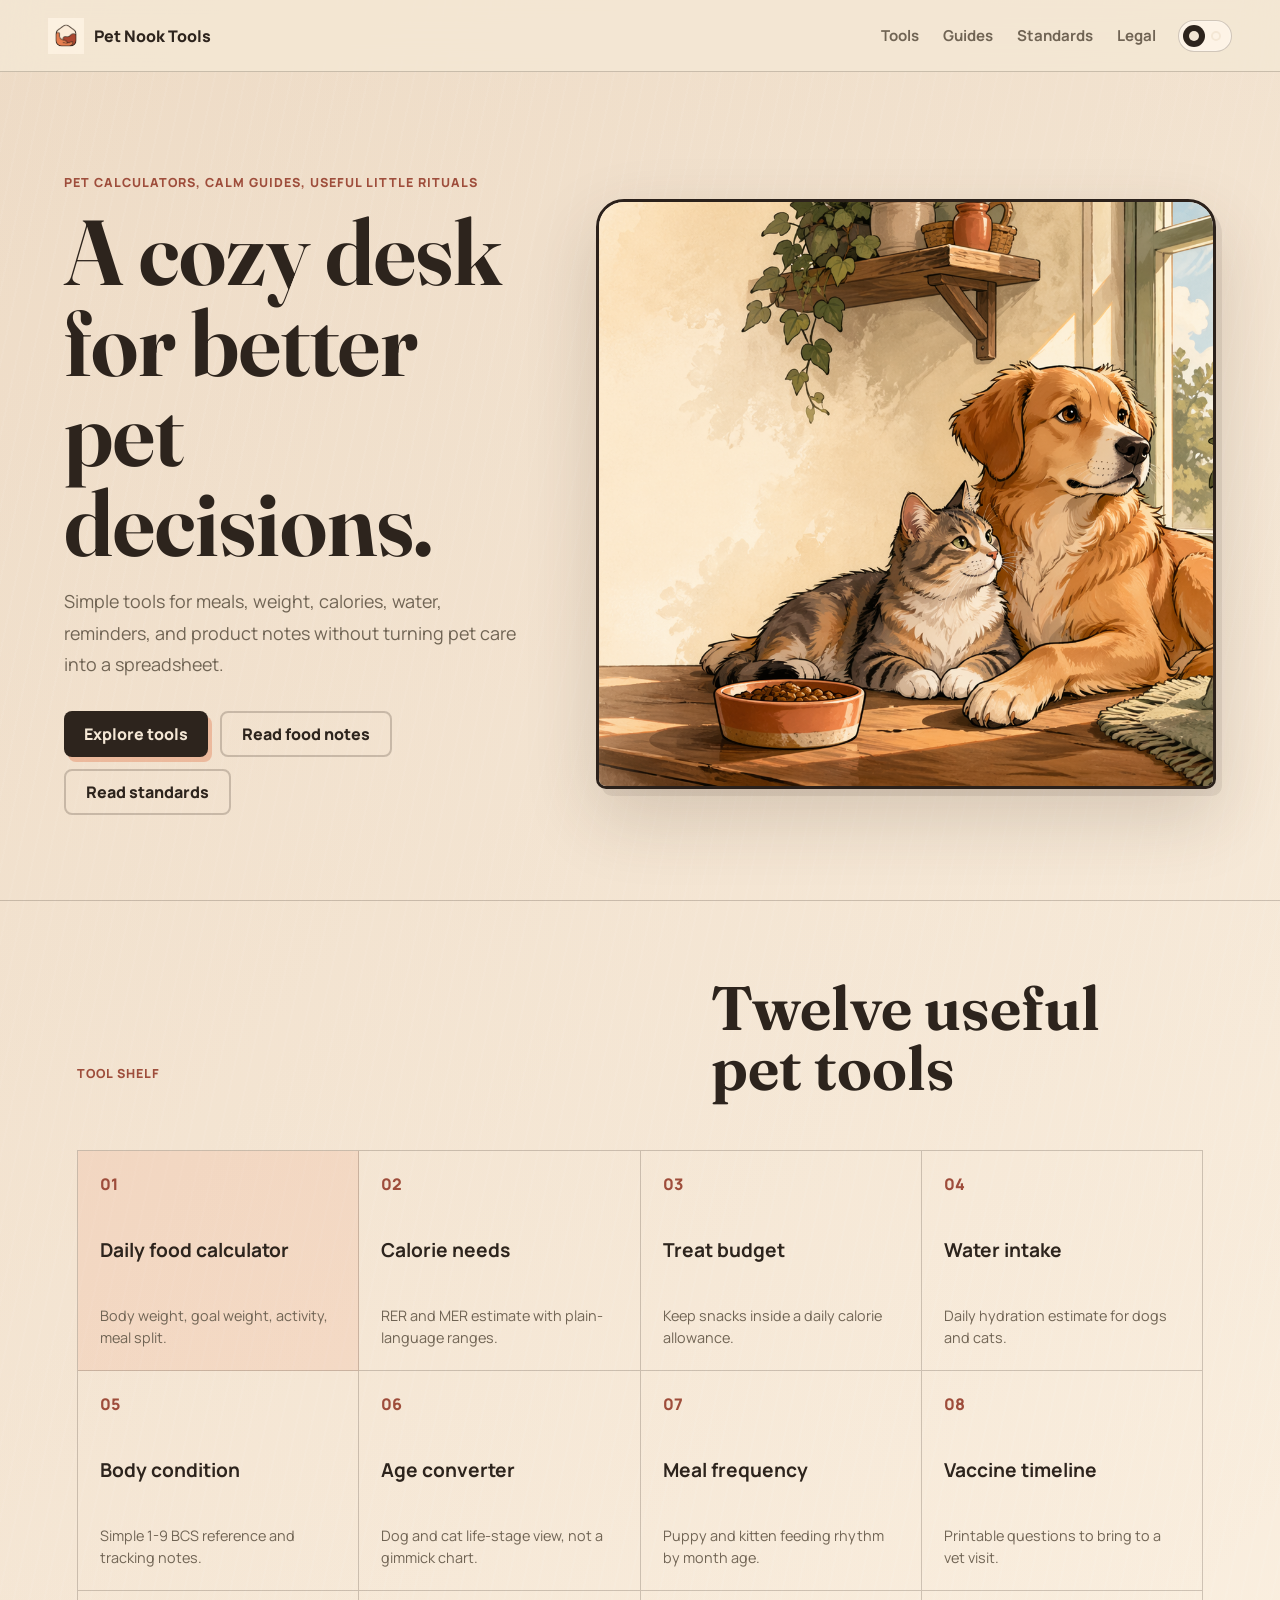
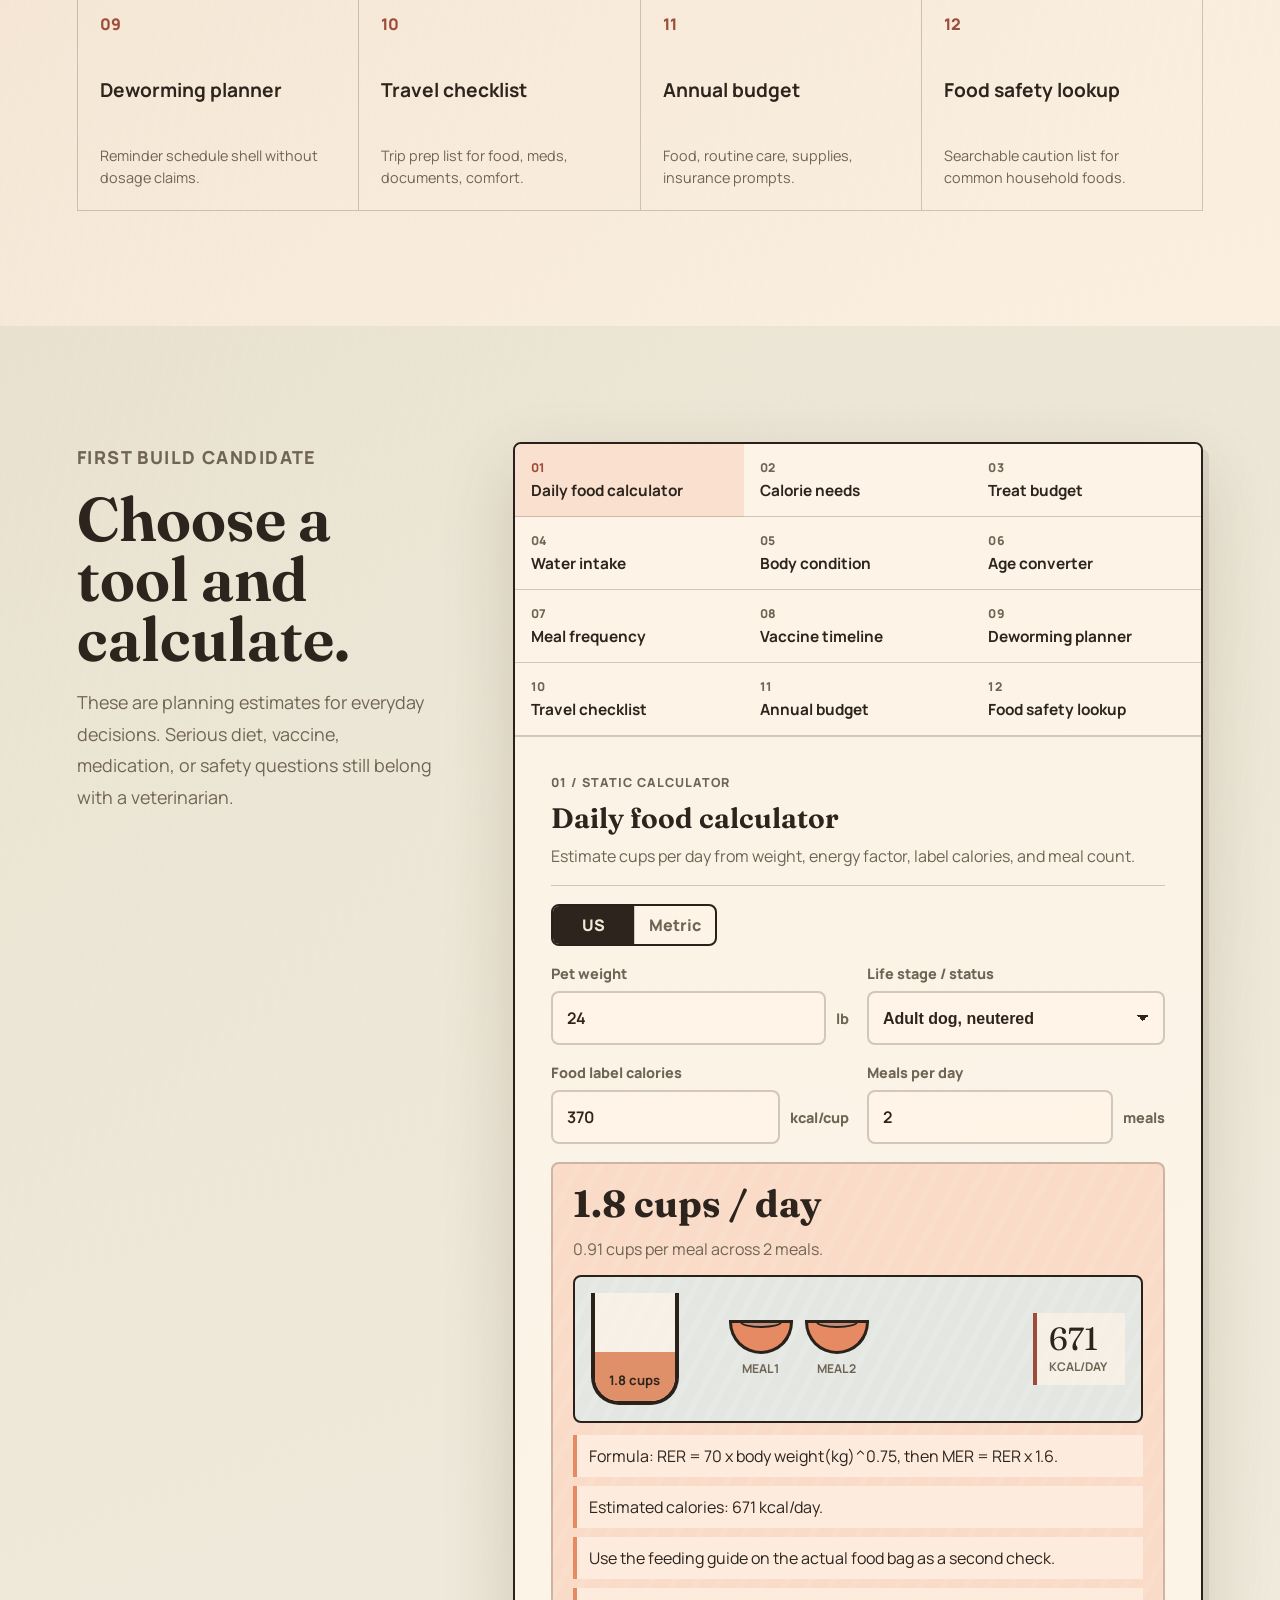
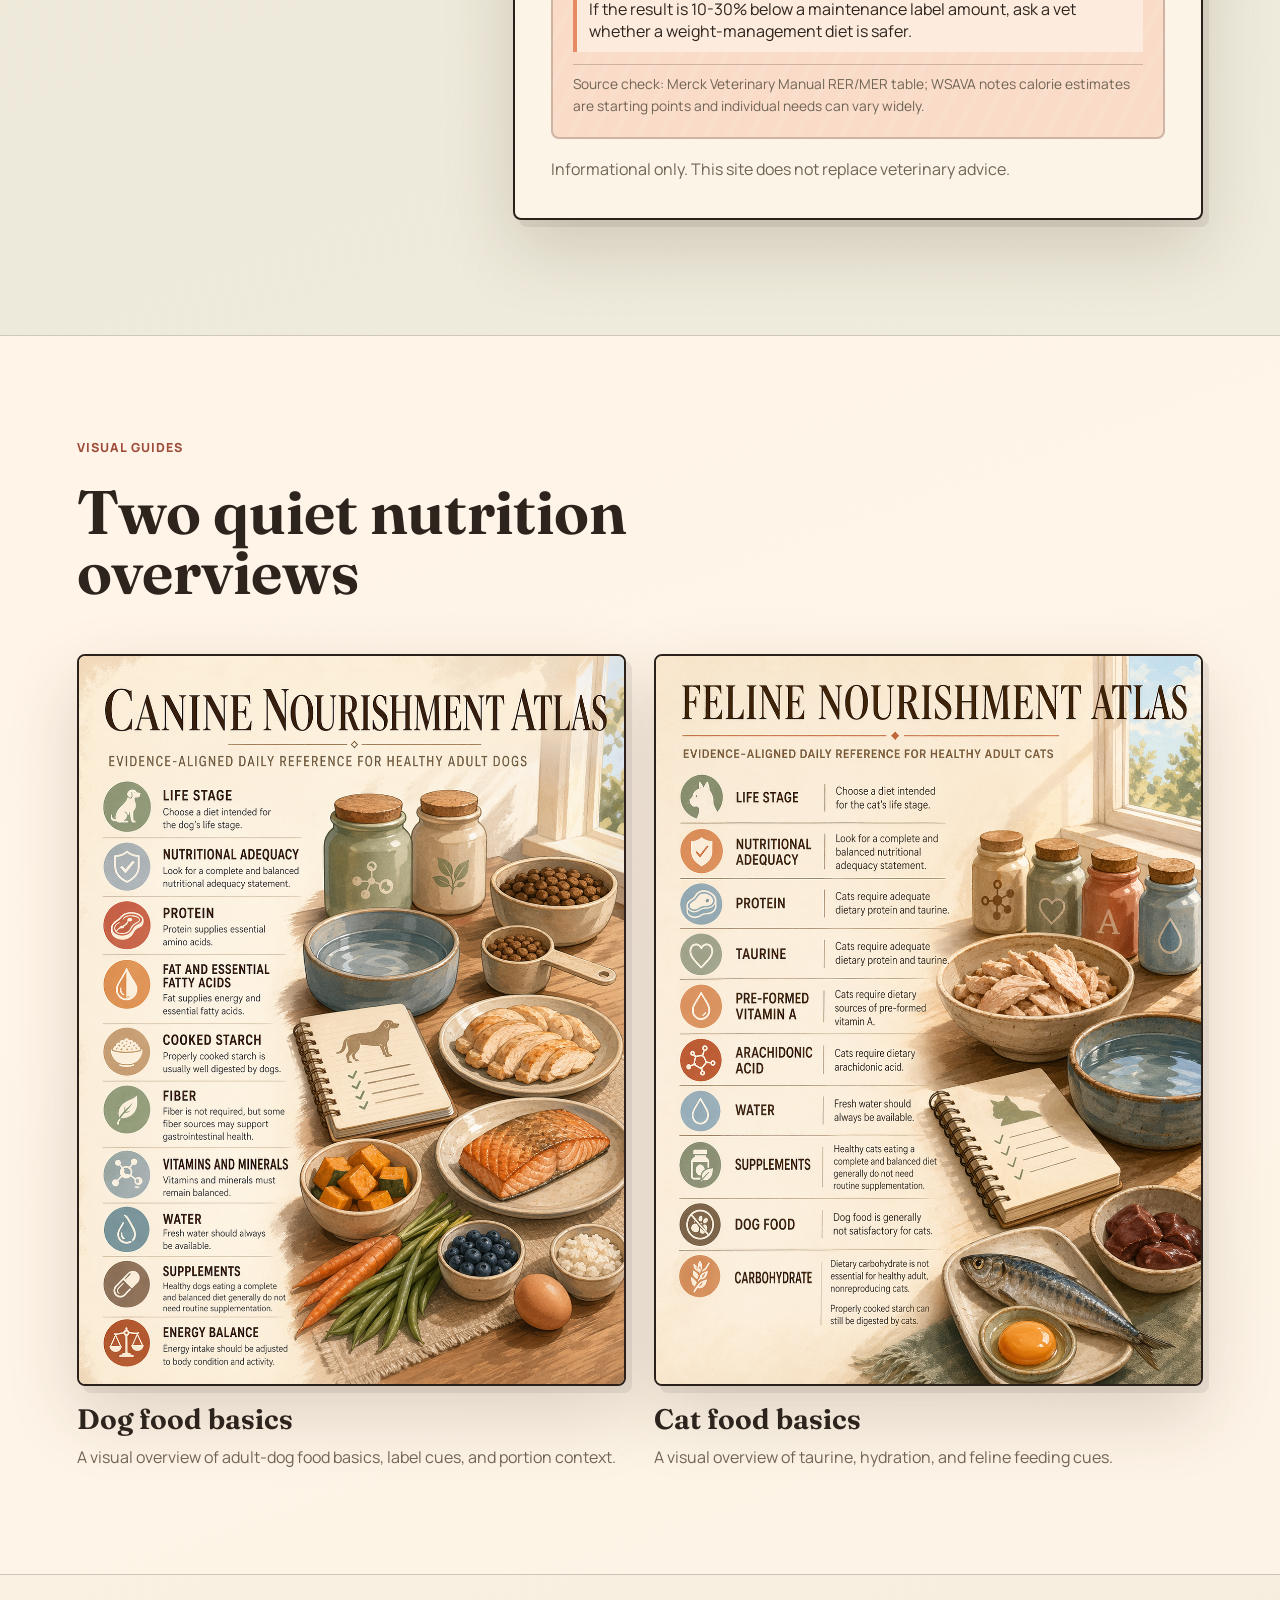
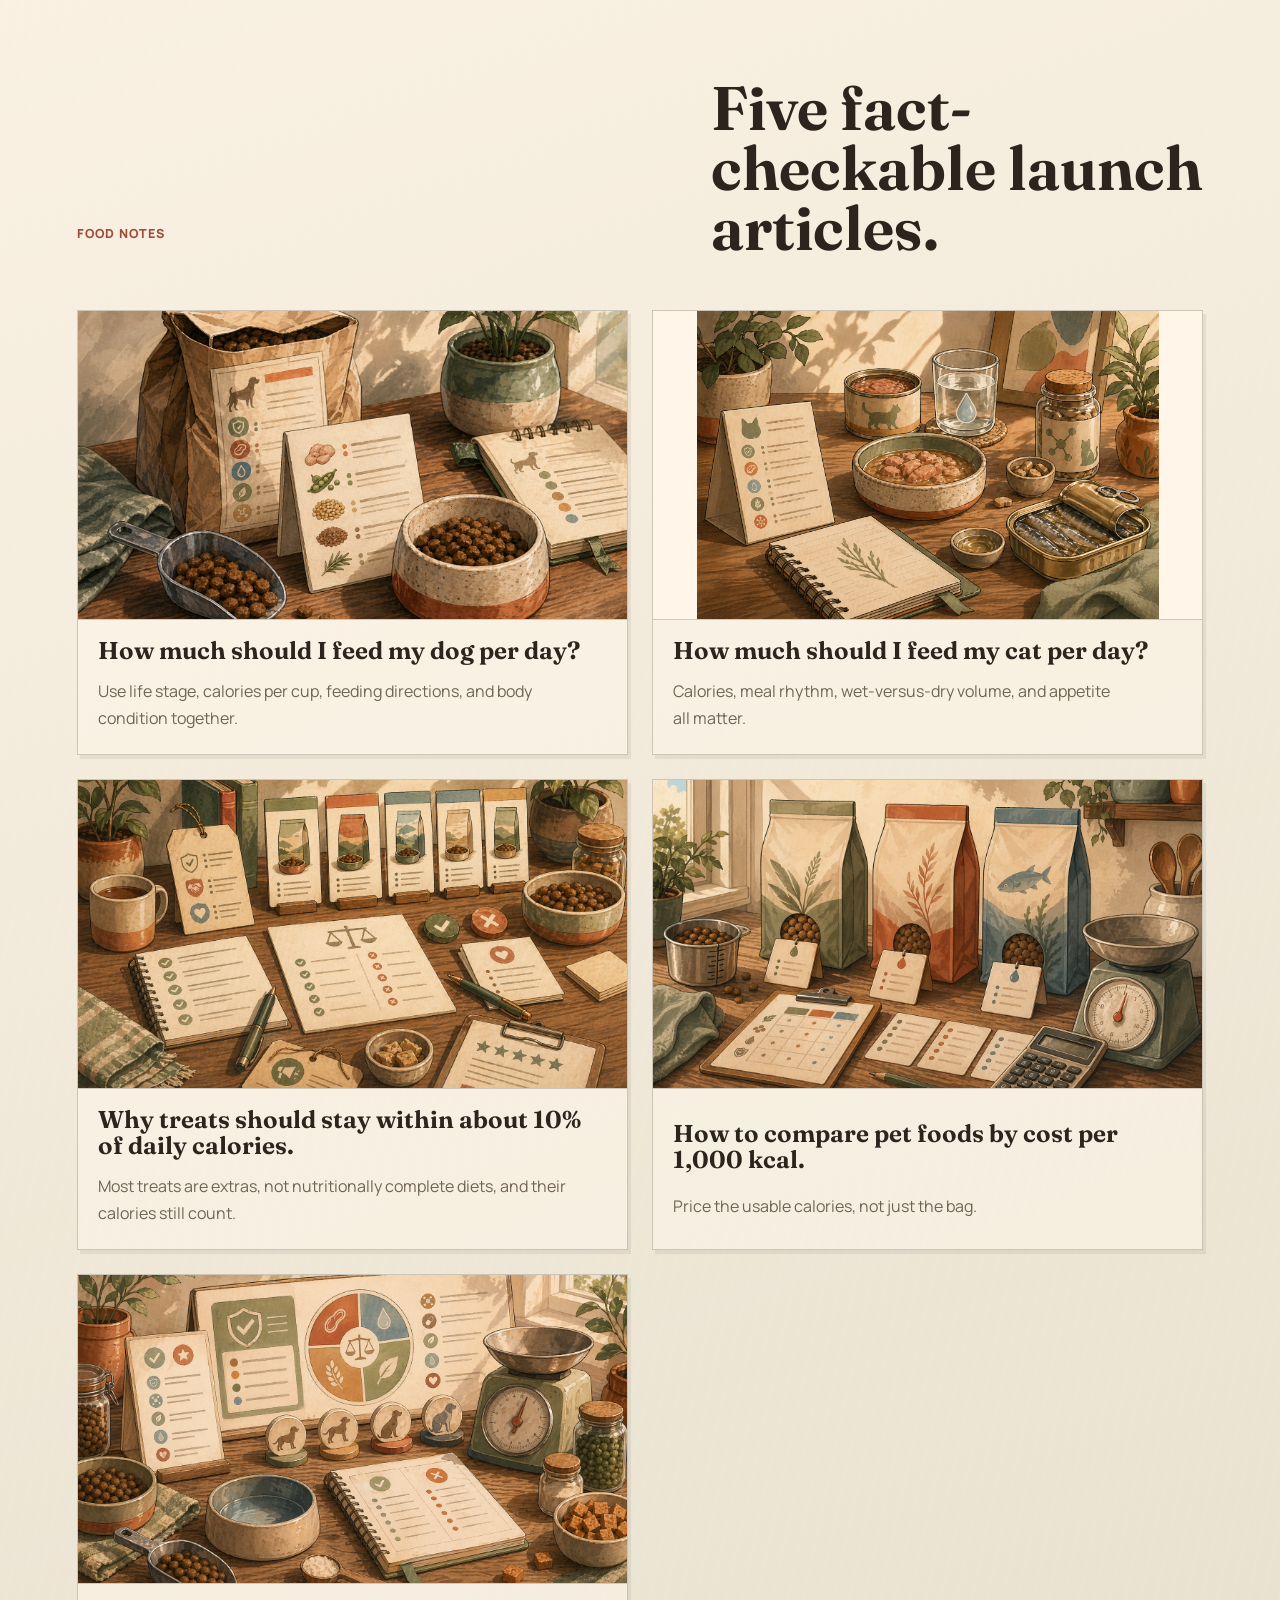
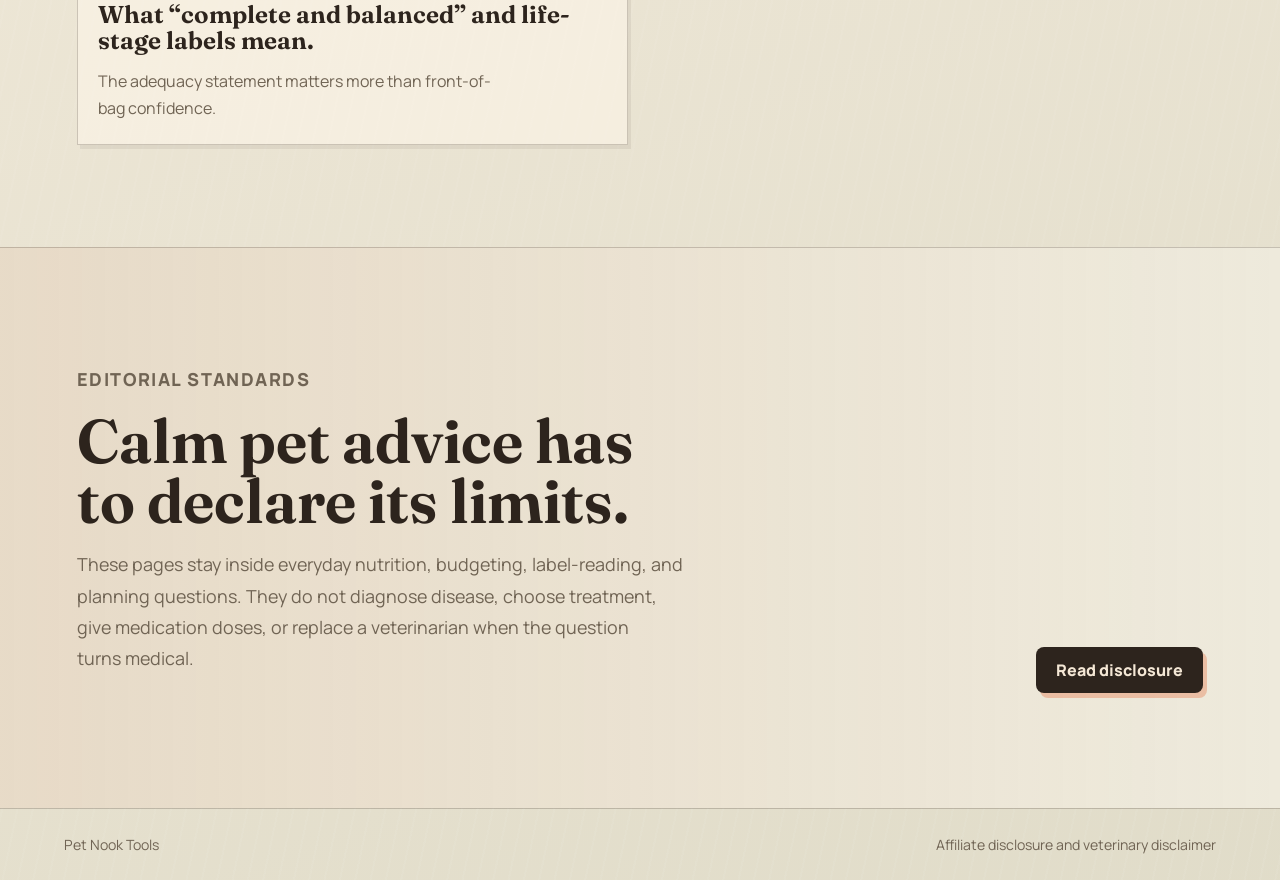
<file: index.html>
<!doctype html>
<html lang="en" data-theme="light">
  <head>
    <meta charset="utf-8" />
    <meta name="viewport" content="width=device-width, initial-scale=1" />
    <meta
      name="description"
      content="Cozy pet calculators, food guides, and gentle planning tools for everyday dog and cat care."
    />
    <title>Pet Nook Tools</title>
    <link rel="icon" href="./assets/logo-mark.png" type="image/png" />
    <link rel="apple-touch-icon" href="./assets/logo-mark.png" />
    <link rel="manifest" href="./site.webmanifest" />
    <meta name="theme-color" content="#8f6b45" />
    <link rel="canonical" href="https://maxchoi528.github.io/petnookguides/" />
    <meta property="og:type" content="website" />
    <meta property="og:title" content="Pet Nook Tools" />
    <meta property="og:description" content="Cozy pet calculators, food guides, and gentle planning tools for everyday dog and cat care." />
    <meta property="og:url" content="https://maxchoi528.github.io/petnookguides/" />
    <meta property="og:image" content="https://maxchoi528.github.io/petnookguides/assets/hero-main.png" />
    <meta name="twitter:card" content="summary_large_image" />
    <script async src="https://www.googletagmanager.com/gtag/js?id=G-QK94DML4WH"></script>
    <script>
      window.dataLayer = window.dataLayer || [];
      function gtag(){dataLayer.push(arguments);}
      gtag("js", new Date());
      gtag("config", "G-QK94DML4WH");
    </script>
    <link rel="preconnect" href="https://fonts.googleapis.com" />
    <link rel="preconnect" href="https://fonts.gstatic.com" crossorigin />
    <link
      href="https://fonts.googleapis.com/css2?family=Fraunces:opsz,wght@9..144,500;9..144,650&family=Manrope:wght@400;500;600;700&display=swap"
      rel="stylesheet"
    />
    <link rel="stylesheet" href="./styles.css" />
    <script type="application/ld+json">
      {"@context":"https://schema.org","@type":"WebSite","name":"Pet Nook Tools","url":"https://maxchoi528.github.io/petnookguides/","description":"Cozy pet calculators, food guides, and gentle planning tools for everyday dog and cat care.","inLanguage":"en","publisher":{"@type":"Organization","name":"Pet Nook Tools","logo":{"@type":"ImageObject","url":"https://maxchoi528.github.io/petnookguides/assets/logo-mark.png"}}}
    </script>
  </head>
  <body>
    <header class="site-header" aria-label="Primary">
      <a class="brand" href="#top" aria-label="Pet Nook Tools home">
        <img class="brand-logo" src="./assets/logo-mark.png" alt="" aria-hidden="true" />
        <span>Pet Nook Tools</span>
      </a>
      <nav class="nav-links" aria-label="Site sections">
        <a href="#tools">Tools</a>
        <a href="./guides.html">Guides</a>
        <a href="#standards">Standards</a>
        <a href="./legal.html">Legal</a>
      </nav>
      <button class="theme-toggle" type="button" aria-label="Switch to dark mode" aria-pressed="false">
        <span class="toggle-sun" aria-hidden="true"></span>
        <span class="toggle-moon" aria-hidden="true"></span>
      </button>
    </header>

    <main id="top">
      <section class="hero" aria-labelledby="hero-title">
        <div class="hero-copy">
          <p class="eyebrow">pet calculators, calm guides, useful little rituals</p>
          <h1 id="hero-title">
            <span>A cozy desk</span>
            <span>for better</span>
            <span>pet decisions.</span>
          </h1>
          <p class="hero-text">
            Simple tools for meals, weight, calories, water, reminders, and product notes without turning pet care into a spreadsheet.
          </p>
          <div class="hero-actions" aria-label="Primary actions">
            <a class="button primary" href="#tools">Explore tools</a>
            <a class="button ghost" href="#guides">Read food notes</a>
            <a class="button ghost" href="#standards">Read standards</a>
          </div>
        </div>

        <div class="pet-window has-art" aria-label="Dog and cat hero illustration">
          <img src="./assets/hero-main.png" alt="A dog and cat resting together on a sunlit desk by a window." />
        </div>
      </section>

      <section class="tool-strip" id="tools" aria-labelledby="tools-title">
        <div class="section-heading">
          <p class="section-kicker">tool shelf</p>
          <h2 id="tools-title">Twelve useful pet tools</h2>
        </div>
        <div class="tools-grid">
          <button class="tool-tile featured" type="button" data-tool-open="food" aria-label="Daily food calculator">
            <span class="tool-number">01</span>
            <strong>Daily food calculator</strong>
            <small>Body weight, goal weight, activity, meal split.</small>
          </button>
          <button class="tool-tile" type="button" data-tool-open="calories" aria-label="Calorie needs calculator">
            <span class="tool-number">02</span>
            <strong>Calorie needs</strong>
            <small>RER and MER estimate with plain-language ranges.</small>
          </button>
          <button class="tool-tile" type="button" data-tool-open="treats" aria-label="Treat budget calculator">
            <span class="tool-number">03</span>
            <strong>Treat budget</strong>
            <small>Keep snacks inside a daily calorie allowance.</small>
          </button>
          <button class="tool-tile" type="button" data-tool-open="water" aria-label="Water intake calculator">
            <span class="tool-number">04</span>
            <strong>Water intake</strong>
            <small>Daily hydration estimate for dogs and cats.</small>
          </button>
          <button class="tool-tile" type="button" data-tool-open="bcs" aria-label="Body condition score guide">
            <span class="tool-number">05</span>
            <strong>Body condition</strong>
            <small>Simple 1-9 BCS reference and tracking notes.</small>
          </button>
          <button class="tool-tile" type="button" data-tool-open="age" aria-label="Pet age converter">
            <span class="tool-number">06</span>
            <strong>Age converter</strong>
            <small>Dog and cat life-stage view, not a gimmick chart.</small>
          </button>
          <button class="tool-tile" type="button" data-tool-open="frequency" aria-label="Puppy and kitten meal frequency planner">
            <span class="tool-number">07</span>
            <strong>Meal frequency</strong>
            <small>Puppy and kitten feeding rhythm by month age.</small>
          </button>
          <button class="tool-tile" type="button" data-tool-open="vaccines" aria-label="Vaccine timeline planner">
            <span class="tool-number">08</span>
            <strong>Vaccine timeline</strong>
            <small>Printable questions to bring to a vet visit.</small>
          </button>
          <button class="tool-tile" type="button" data-tool-open="deworming" aria-label="Deworming reminder planner">
            <span class="tool-number">09</span>
            <strong>Deworming planner</strong>
            <small>Reminder schedule shell without dosage claims.</small>
          </button>
          <button class="tool-tile" type="button" data-tool-open="travel" aria-label="Travel checklist generator">
            <span class="tool-number">10</span>
            <strong>Travel checklist</strong>
            <small>Trip prep list for food, meds, documents, comfort.</small>
          </button>
          <button class="tool-tile" type="button" data-tool-open="budget" aria-label="Annual pet budget planner">
            <span class="tool-number">11</span>
            <strong>Annual budget</strong>
            <small>Food, routine care, supplies, insurance prompts.</small>
          </button>
          <button class="tool-tile" type="button" data-tool-open="safety" aria-label="Food safety lookup">
            <span class="tool-number">12</span>
            <strong>Food safety lookup</strong>
            <small>Searchable caution list for common household foods.</small>
          </button>
        </div>
      </section>

      <section class="tool-workbench" id="workbench" aria-labelledby="workbench-title">
        <div class="calculator-copy">
          <p class="section-kicker">first build candidate</p>
          <h2 id="workbench-title">Choose a tool and calculate.</h2>
          <p>
            These are planning estimates for everyday decisions. Serious diet, vaccine, medication, or safety questions still belong with a veterinarian.
          </p>
        </div>
        <div class="workbench-shell">
          <div class="tool-tabs" role="tablist" aria-label="Pet tools"></div>
          <div class="tool-panel" aria-live="polite"></div>
        </div>
      </section>

      <section class="atlas-section" id="nutrition" aria-labelledby="atlas-title">
        <div class="section-heading">
          <p class="section-kicker">visual guides</p>
          <h2 id="atlas-title">Two quiet nutrition overviews</h2>
        </div>
        <div class="atlas-grid">
          <article class="atlas-card">
            <div class="atlas-frame">
              <img src="./assets/atlas-dog.png" alt="Dog nutrition overview with food and nutrient cues arranged on a warm desk." />
            </div>
            <div class="atlas-copy">
              <h3>Dog food basics</h3>
              <p>A visual overview of adult-dog food basics, label cues, and portion context.</p>
            </div>
          </article>
          <article class="atlas-card">
            <div class="atlas-frame">
              <img src="./assets/atlas-cat.png" alt="Cat nutrition overview with hydration and food cues arranged on a warm desk." />
            </div>
            <div class="atlas-copy">
              <h3>Cat food basics</h3>
              <p>A visual overview of taurine, hydration, and feline feeding cues.</p>
            </div>
          </article>
        </div>
      </section>

      <section class="journal" id="guides" aria-labelledby="journal-title">
        <div class="section-heading">
          <p class="section-kicker">food notes</p>
          <h2 id="journal-title">Five fact-checkable launch articles.</h2>
        </div>
        <div class="article-list">
          <article>
            <a class="article-link" href="./articles/dog-food-label.html">
              <div class="article-cover">
                <img src="./assets/article-dog-food-label.png" alt="Editorial still life with a dog food bag, portion scoop, bowl of kibble, and feeding notes on a warm desk." />
              </div>
              <div class="article-copy">
                <h3>How much should I feed my dog per day?</h3>
                <p>Use life stage, calories per cup, feeding directions, and body condition together.</p>
              </div>
            </a>
          </article>
          <article>
            <a class="article-link" href="./articles/cat-food-label.html">
              <div class="article-cover poster-cover">
                <img src="./assets/article-cat-food-label.png" alt="Editorial still life with canned cat food, a bowl, treat jar, water glass, and feline feeding notes on a warm desk." />
              </div>
              <div class="article-copy">
                <h3>How much should I feed my cat per day?</h3>
                <p>Calories, meal rhythm, wet-versus-dry volume, and appetite all matter.</p>
              </div>
            </a>
          </article>
          <article>
            <a class="article-link" href="./articles/trustworthy-recommendation-page.html">
              <div class="article-cover">
                <img src="./assets/article-trustworthy-page.png" alt="Editorial still life with treat bowls, feeding checklist notes, comparison cards, and a scale on a warm desk." />
              </div>
              <div class="article-copy">
                <h3>Why treats should stay within about 10% of daily calories.</h3>
                <p>Most treats are extras, not nutritionally complete diets, and their calories still count.</p>
              </div>
            </a>
          </article>
          <article>
            <a class="article-link" href="./articles/budget-kibble-comparison.html">
              <div class="article-cover">
                <img src="./assets/article-budget-kibble.png" alt="Editorial still life for comparing pet foods with three bags, note cards, a calculator, measuring cup, and a scale." />
              </div>
              <div class="article-copy">
                <h3>How to compare pet foods by cost per 1,000 kcal.</h3>
                <p>Price the usable calories, not just the bag.</p>
              </div>
            </a>
          </article>
          <article>
            <a class="article-link" href="./articles/complete-and-balanced.html">
              <div class="article-cover">
                <img src="./assets/article-complete-balanced.png" alt="Editorial concept illustration for complete-and-balanced and life-stage labels with charts, bowls, and a reference board." />
              </div>
              <div class="article-copy">
                <h3>What “complete and balanced” and life-stage labels mean.</h3>
                <p>The adequacy statement matters more than front-of-bag confidence.</p>
              </div>
            </a>
          </article>
        </div>
      </section>

      <section class="standards-band" id="standards" aria-labelledby="standards-title">
        <div>
          <p class="section-kicker">editorial standards</p>
          <h2 id="standards-title">Calm pet advice has to declare its limits.</h2>
          <p>
            These pages stay inside everyday nutrition, budgeting, label-reading, and planning questions. They do not diagnose disease, choose treatment,
            give medication doses, or replace a veterinarian when the question turns medical.
          </p>
        </div>
        <a class="button primary" href="./legal.html">Read disclosure</a>
      </section>
    </main>

    <footer class="site-footer">
      <p>Pet Nook Tools</p>
      <p><a href="./legal.html">Affiliate disclosure and veterinary disclaimer</a></p>
    </footer>

    <script src="./script.js"></script>
  </body>
</html>
</file>
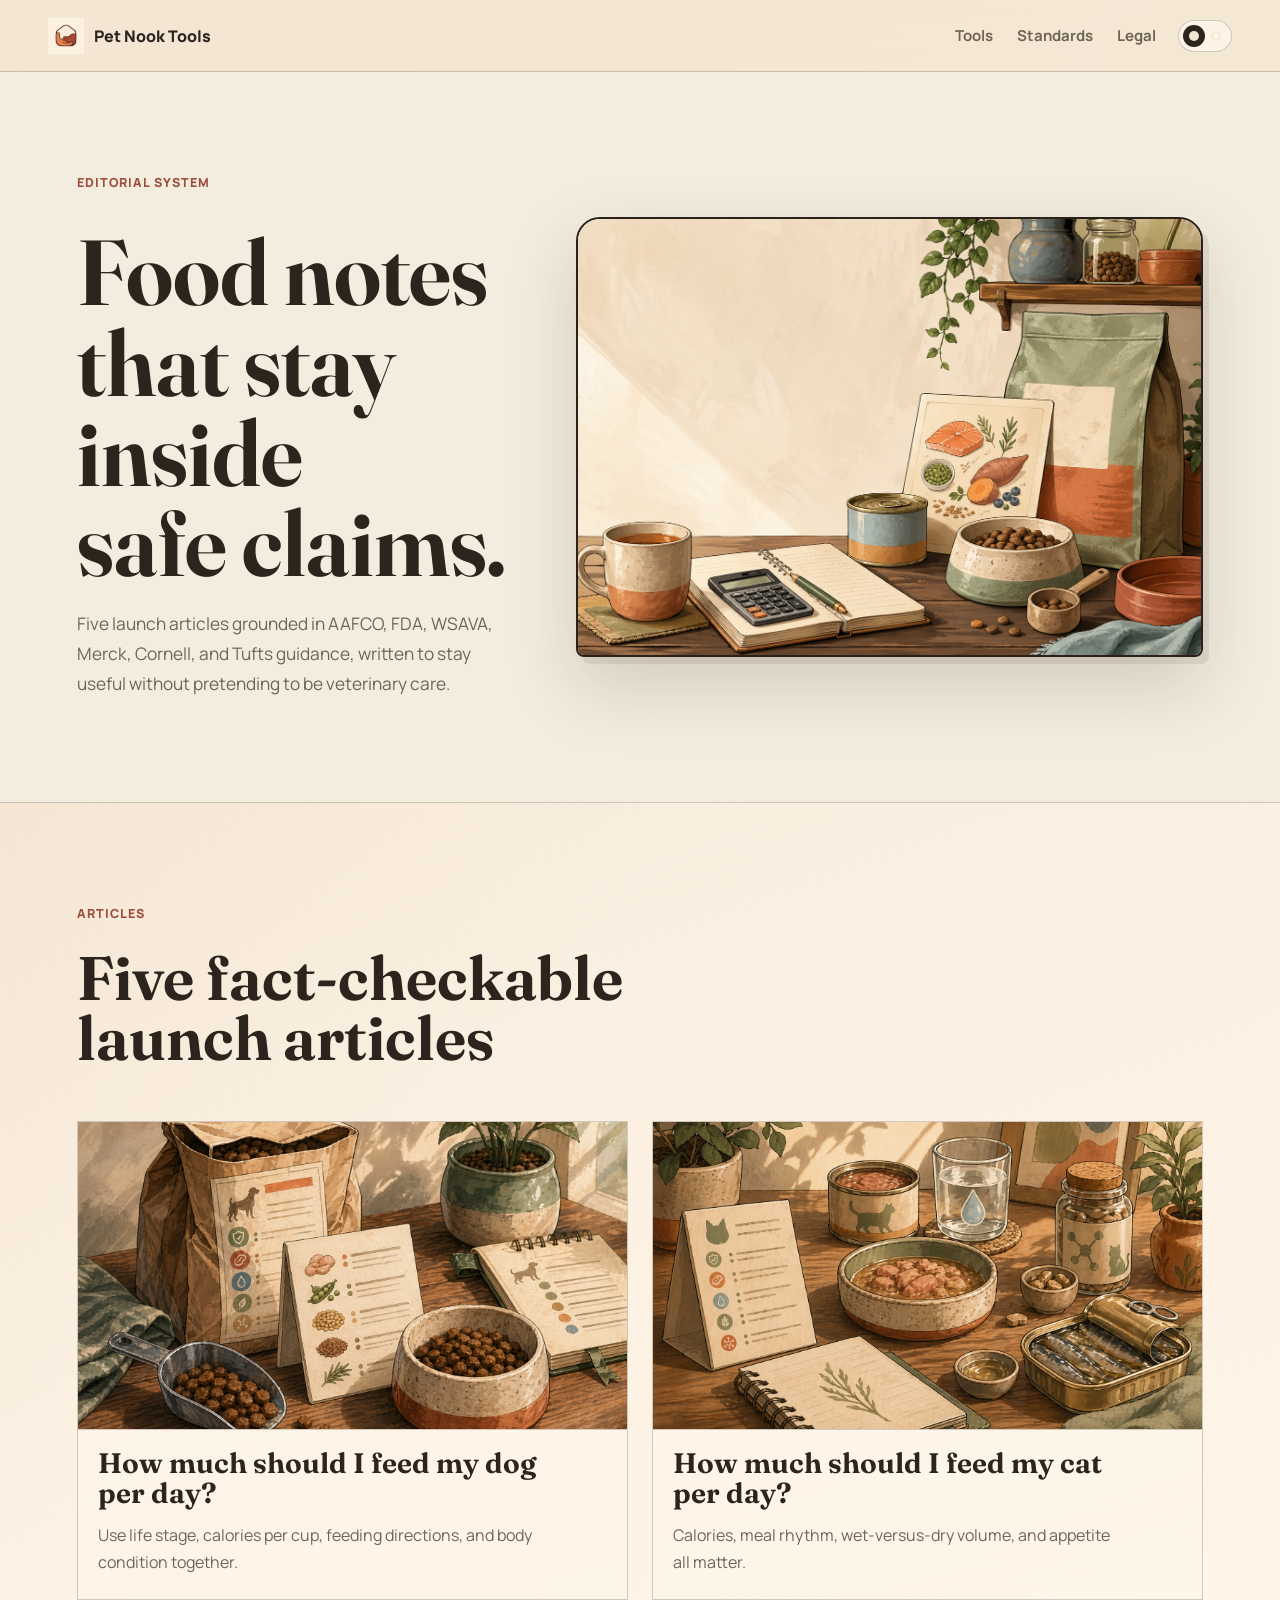
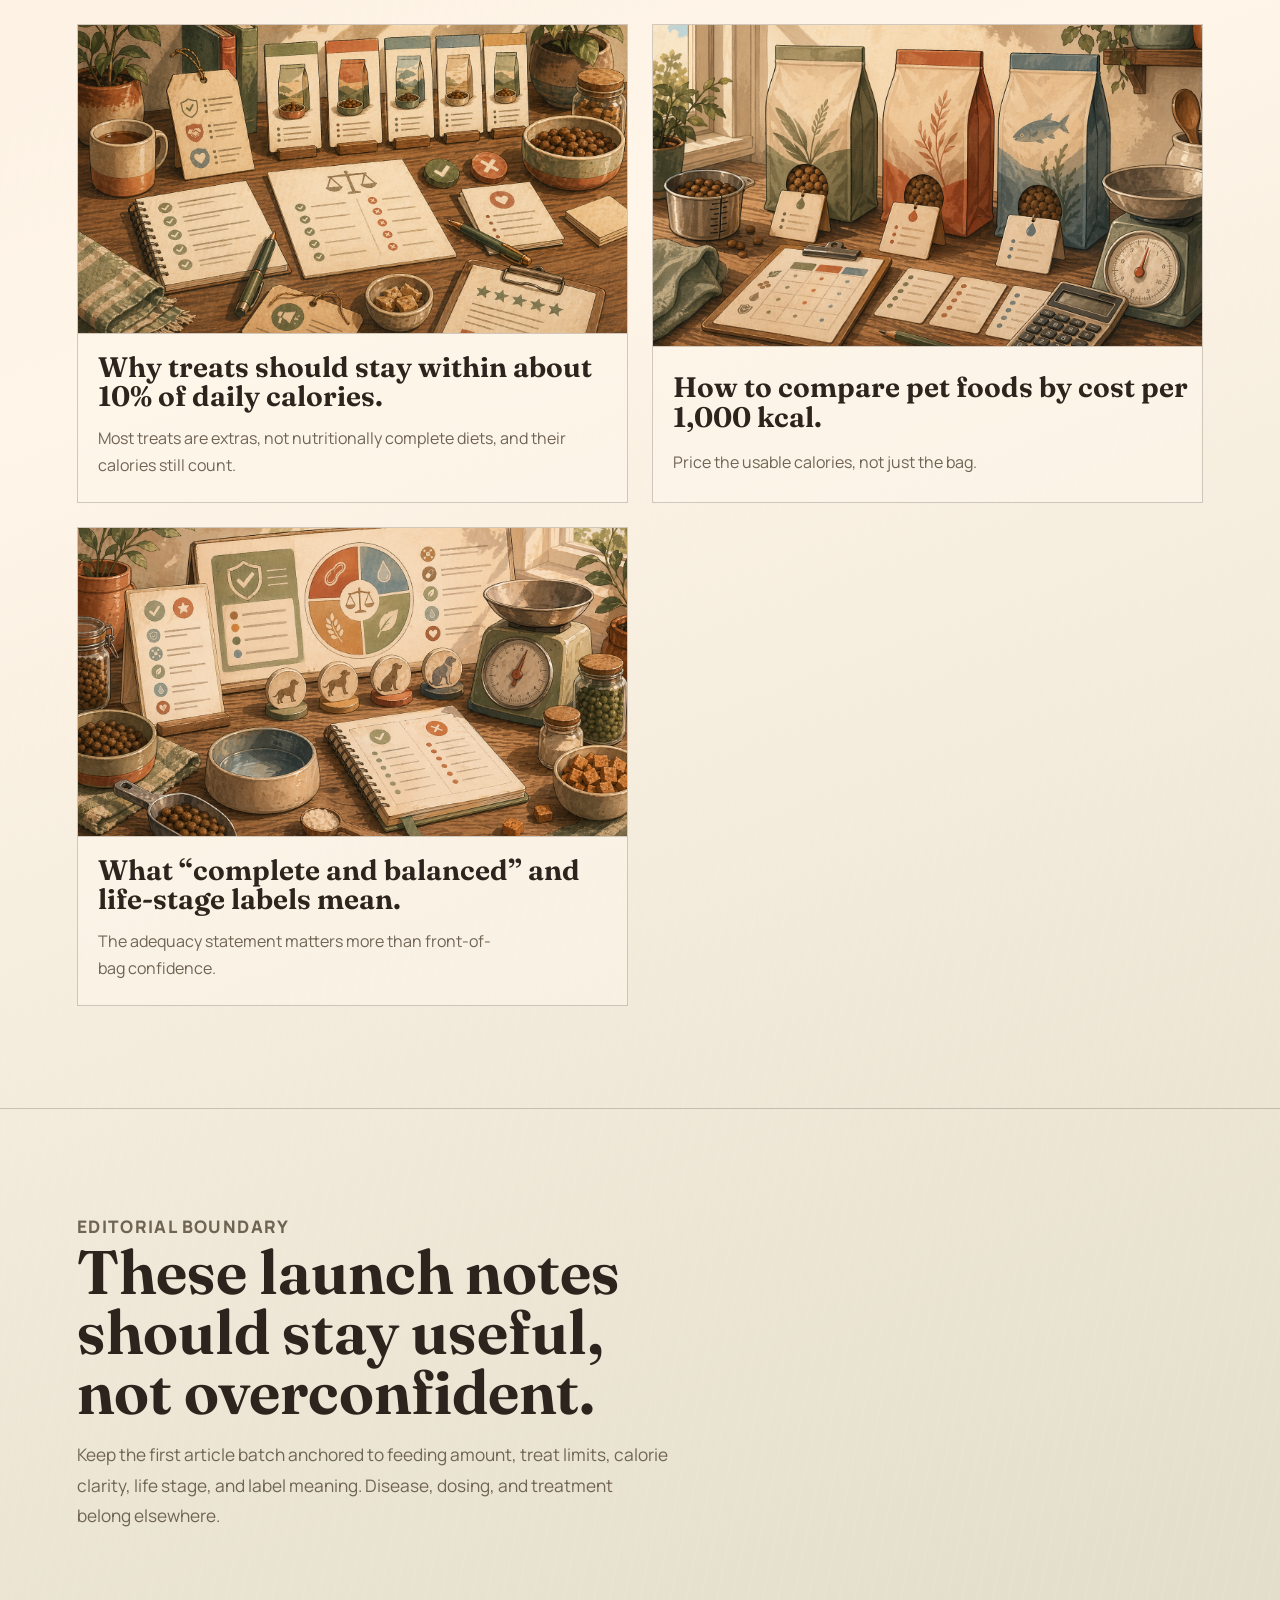
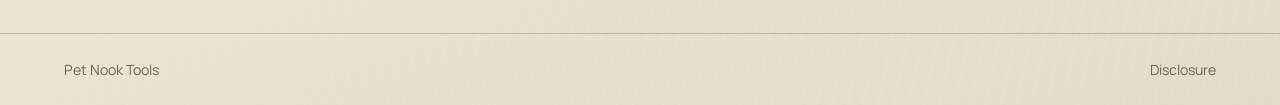
<file: guides.html>
<!doctype html>
<html lang="en" data-theme="light">
  <head>
    <meta charset="utf-8" />
    <meta name="viewport" content="width=device-width, initial-scale=1" />
    <meta name="description" content="Pet food label reading, product comparison, and affiliate-safe review templates." />
    <title>Guides | Pet Nook Tools</title>
    <link rel="icon" href="./assets/logo-mark.png" type="image/png" />
    <link rel="apple-touch-icon" href="./assets/logo-mark.png" />
    <link rel="manifest" href="./site.webmanifest" />
    <meta name="theme-color" content="#8f6b45" />
    <link rel="canonical" href="https://maxchoi528.github.io/petnookguides/guides.html" />
    <meta property="og:type" content="website" />
    <meta property="og:title" content="Guides | Pet Nook Tools" />
    <meta property="og:description" content="Pet food label reading, product comparison, and affiliate-safe review templates." />
    <meta property="og:url" content="https://maxchoi528.github.io/petnookguides/guides.html" />
    <meta property="og:image" content="https://maxchoi528.github.io/petnookguides/assets/guides-header.png" />
    <meta name="twitter:card" content="summary_large_image" />
    <script async src="https://www.googletagmanager.com/gtag/js?id=G-QK94DML4WH"></script>
    <script>
      window.dataLayer = window.dataLayer || [];
      function gtag(){dataLayer.push(arguments);}
      gtag("js", new Date());
      gtag("config", "G-QK94DML4WH");
    </script>
    <link rel="preconnect" href="https://fonts.googleapis.com" />
    <link rel="preconnect" href="https://fonts.gstatic.com" crossorigin />
    <link
      href="https://fonts.googleapis.com/css2?family=Fraunces:opsz,wght@9..144,500;9..144,650&family=Manrope:wght@400;500;600;700&display=swap"
      rel="stylesheet"
    />
    <link rel="stylesheet" href="./styles.css" />
  </head>
  <body>
    <header class="site-header" aria-label="Primary">
      <a class="brand" href="./index.html" aria-label="Pet Nook Tools home">
        <img class="brand-logo" src="./assets/logo-mark.png" alt="" aria-hidden="true" />
        <span>Pet Nook Tools</span>
      </a>
      <nav class="nav-links" aria-label="Site sections">
        <a href="./index.html#tools">Tools</a>
        <a href="./index.html#standards">Standards</a>
        <a href="./legal.html">Legal</a>
      </nav>
      <button class="theme-toggle" type="button" aria-label="Switch to dark mode" aria-pressed="false">
        <span class="toggle-sun" aria-hidden="true"></span>
        <span class="toggle-moon" aria-hidden="true"></span>
      </button>
    </header>

    <main class="guides-page">
      <section class="guides-hero" aria-labelledby="guides-title">
        <div class="guides-hero-copy">
          <p class="section-kicker">editorial system</p>
          <h1 id="guides-title"><span>Food notes</span><span>that stay inside</span><span>safe claims.</span></h1>
          <p>
            Five launch articles grounded in AAFCO, FDA, WSAVA, Merck, Cornell, and Tufts guidance, written to stay useful without pretending to be veterinary care.
          </p>
        </div>
        <div class="guides-hero-art">
          <img src="./assets/guides-header.png" alt="Pet food guide still life with notebook, food bag, bowl, scoop, and shelf details." />
        </div>
      </section>

      <section class="guide-library" aria-labelledby="guide-library-title">
        <div class="section-heading">
          <p class="section-kicker">articles</p>
          <h2 id="guide-library-title">Five fact-checkable launch articles</h2>
        </div>
        <div class="guide-grid">
          <article class="guide-card">
            <a class="article-link" href="./articles/dog-food-label.html">
              <div class="guide-card-art">
                <img src="./assets/article-dog-food-label.png" alt="Editorial still life with a dog food bag, portion scoop, bowl of kibble, and feeding notes on a warm desk." />
              </div>
              <div class="guide-card-copy">
                <h2>How much should I feed my dog per day?</h2>
                <p>Use life stage, calories per cup, feeding directions, and body condition together.</p>
              </div>
            </a>
          </article>
          <article class="guide-card">
            <a class="article-link" href="./articles/cat-food-label.html">
              <div class="guide-card-art">
                <img src="./assets/article-cat-food-label.png" alt="Editorial still life with canned cat food, a bowl, treat jar, water glass, and feline feeding notes on a warm desk." />
              </div>
              <div class="guide-card-copy">
                <h2>How much should I feed my cat per day?</h2>
                <p>Calories, meal rhythm, wet-versus-dry volume, and appetite all matter.</p>
              </div>
            </a>
          </article>
          <article class="guide-card">
            <a class="article-link" href="./articles/trustworthy-recommendation-page.html">
              <div class="guide-card-art">
                <img src="./assets/article-trustworthy-page.png" alt="Editorial still life with treat bowls, feeding checklist notes, comparison cards, and a scale on a warm desk." />
              </div>
              <div class="guide-card-copy">
                <h2>Why treats should stay within about 10% of daily calories.</h2>
                <p>Most treats are extras, not nutritionally complete diets, and their calories still count.</p>
              </div>
            </a>
          </article>
          <article class="guide-card">
            <a class="article-link" href="./articles/budget-kibble-comparison.html">
              <div class="guide-card-art">
                <img src="./assets/article-budget-kibble.png" alt="Editorial still life for comparing pet foods with three bags, note cards, a calculator, measuring cup, and a scale." />
              </div>
              <div class="guide-card-copy">
                <h2>How to compare pet foods by cost per 1,000 kcal.</h2>
                <p>Price the usable calories, not just the bag.</p>
              </div>
            </a>
          </article>
          <article class="guide-card">
            <a class="article-link" href="./articles/complete-and-balanced.html">
              <div class="guide-card-art">
                <img src="./assets/article-complete-balanced.png" alt="Editorial concept illustration for complete-and-balanced and life-stage labels with charts, bowls, and a reference board." />
              </div>
              <div class="guide-card-copy">
                <h2>What “complete and balanced” and life-stage labels mean.</h2>
                <p>The adequacy statement matters more than front-of-bag confidence.</p>
              </div>
            </a>
          </article>
        </div>
      </section>

      <section class="guides-note" aria-labelledby="editorial-boundary-title">
        <p class="section-kicker">editorial boundary</p>
        <h2 id="editorial-boundary-title">These launch notes should stay useful, not overconfident.</h2>
        <p>Keep the first article batch anchored to feeding amount, treat limits, calorie clarity, life stage, and label meaning. Disease, dosing, and treatment belong elsewhere.</p>
      </section>
    </main>

    <footer class="site-footer">
      <p>Pet Nook Tools</p>
      <p><a href="./legal.html">Disclosure</a></p>
    </footer>
    <script src="./script.js"></script>
  </body>
</html>
</file>
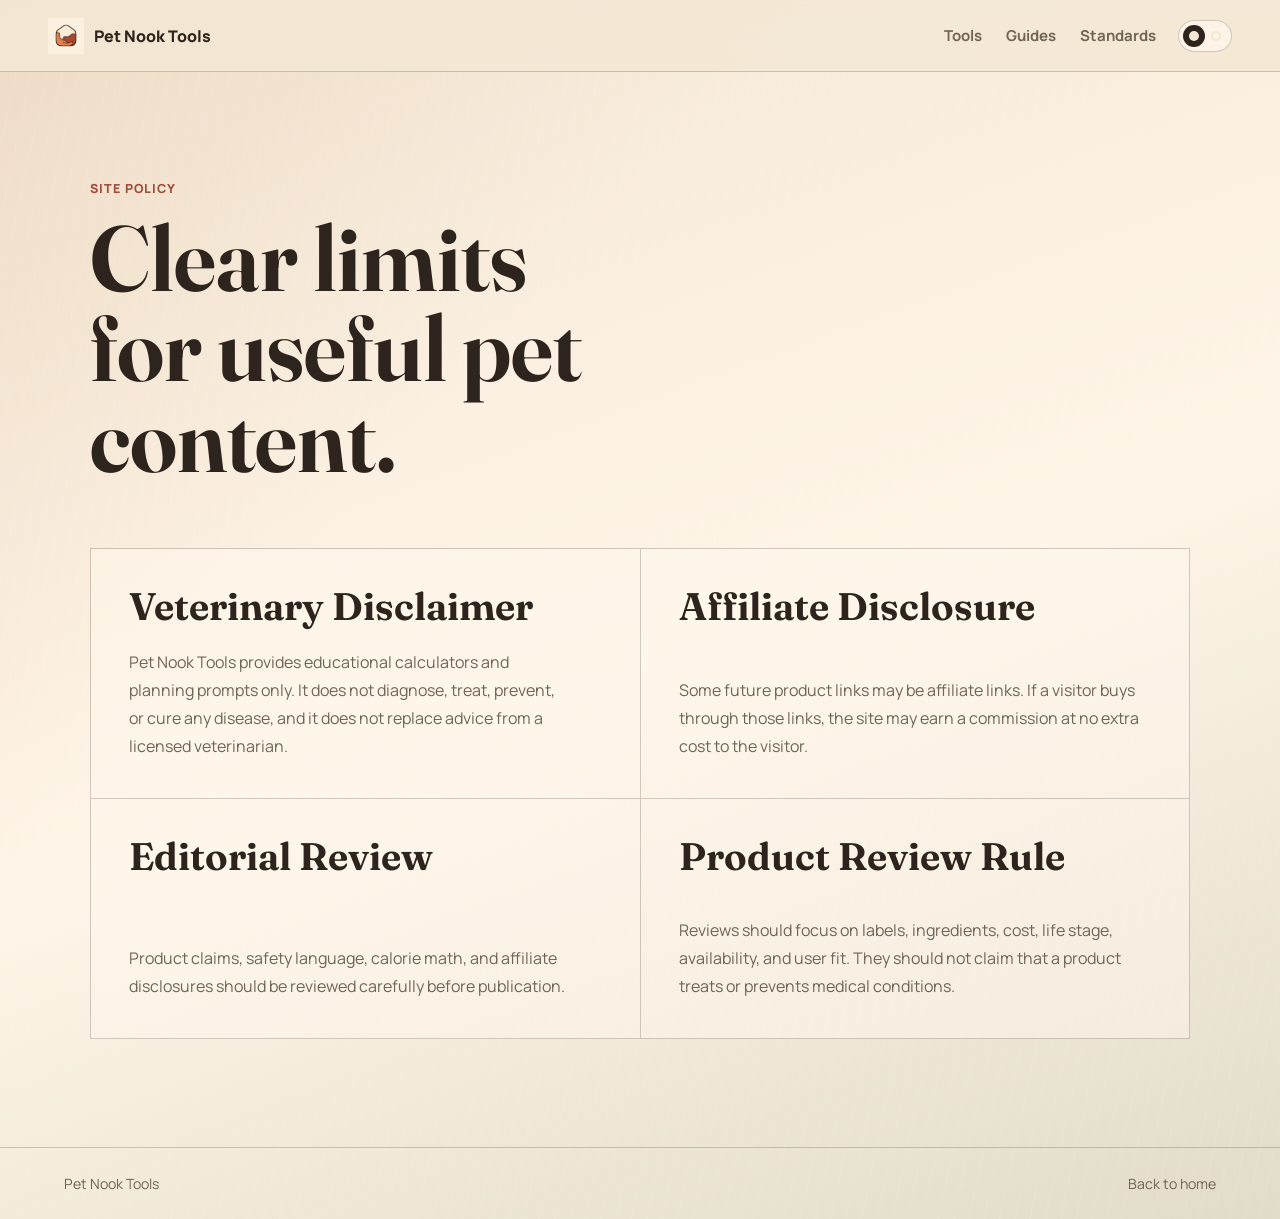
<file: legal.html>
<!doctype html>
<html lang="en" data-theme="light">
  <head>
    <meta charset="utf-8" />
    <meta name="viewport" content="width=device-width, initial-scale=1" />
    <meta name="description" content="Pet Nook Tools affiliate disclosure, veterinary disclaimer, and content policy." />
    <title>Legal | Pet Nook Tools</title>
    <link rel="icon" href="./assets/logo-mark.png" type="image/png" />
    <link rel="apple-touch-icon" href="./assets/logo-mark.png" />
    <link rel="manifest" href="./site.webmanifest" />
    <meta name="theme-color" content="#8f6b45" />
    <link rel="canonical" href="https://maxchoi528.github.io/petnookguides/legal.html" />
    <meta property="og:type" content="website" />
    <meta property="og:title" content="Legal | Pet Nook Tools" />
    <meta property="og:description" content="Pet Nook Tools affiliate disclosure, veterinary disclaimer, and content policy." />
    <meta property="og:url" content="https://maxchoi528.github.io/petnookguides/legal.html" />
    <meta property="og:image" content="https://maxchoi528.github.io/petnookguides/assets/logo-mark.png" />
    <meta name="twitter:card" content="summary" />
    <script async src="https://www.googletagmanager.com/gtag/js?id=G-QK94DML4WH"></script>
    <script>
      window.dataLayer = window.dataLayer || [];
      function gtag(){dataLayer.push(arguments);}
      gtag("js", new Date());
      gtag("config", "G-QK94DML4WH");
    </script>
    <link rel="preconnect" href="https://fonts.googleapis.com" />
    <link rel="preconnect" href="https://fonts.gstatic.com" crossorigin />
    <link
      href="https://fonts.googleapis.com/css2?family=Fraunces:opsz,wght@9..144,500;9..144,650&family=Manrope:wght@400;500;600;700&display=swap"
      rel="stylesheet"
    />
    <link rel="stylesheet" href="./styles.css" />
  </head>
  <body>
    <header class="site-header" aria-label="Primary">
      <a class="brand" href="./index.html" aria-label="Pet Nook Tools home">
        <img class="brand-logo" src="./assets/logo-mark.png" alt="" aria-hidden="true" />
        <span>Pet Nook Tools</span>
      </a>
      <nav class="nav-links" aria-label="Site sections">
        <a href="./index.html#tools">Tools</a>
        <a href="./index.html#guides">Guides</a>
        <a href="./index.html#standards">Standards</a>
      </nav>
      <button class="theme-toggle" type="button" aria-label="Switch to dark mode" aria-pressed="false">
        <span class="toggle-sun" aria-hidden="true"></span>
        <span class="toggle-moon" aria-hidden="true"></span>
      </button>
    </header>

    <main>
      <section class="legal-page" aria-labelledby="legal-title">
        <p class="section-kicker">site policy</p>
        <h1 id="legal-title"><span>Clear limits</span><span>for useful pet</span><span>content.</span></h1>
        <div class="legal-grid">
          <article>
            <h2>Veterinary Disclaimer</h2>
            <p>
              Pet Nook Tools provides educational calculators and planning prompts only. It does not diagnose, treat, prevent, or cure any disease, and it does not replace advice from a licensed veterinarian.
            </p>
          </article>
          <article>
            <h2>Affiliate Disclosure</h2>
            <p>
              Some future product links may be affiliate links. If a visitor buys through those links, the site may earn a commission at no extra cost to the visitor.
            </p>
          </article>
          <article>
            <h2>Editorial Review</h2>
            <p>
              Product claims, safety language, calorie math, and affiliate disclosures should be reviewed carefully before publication.
            </p>
          </article>
          <article>
            <h2>Product Review Rule</h2>
            <p>
              Reviews should focus on labels, ingredients, cost, life stage, availability, and user fit. They should not claim that a product treats or prevents medical conditions.
            </p>
          </article>
        </div>
      </section>
    </main>

    <footer class="site-footer">
      <p>Pet Nook Tools</p>
      <p><a href="./index.html">Back to home</a></p>
    </footer>
    <script src="./script.js"></script>
  </body>
</html>
</file>
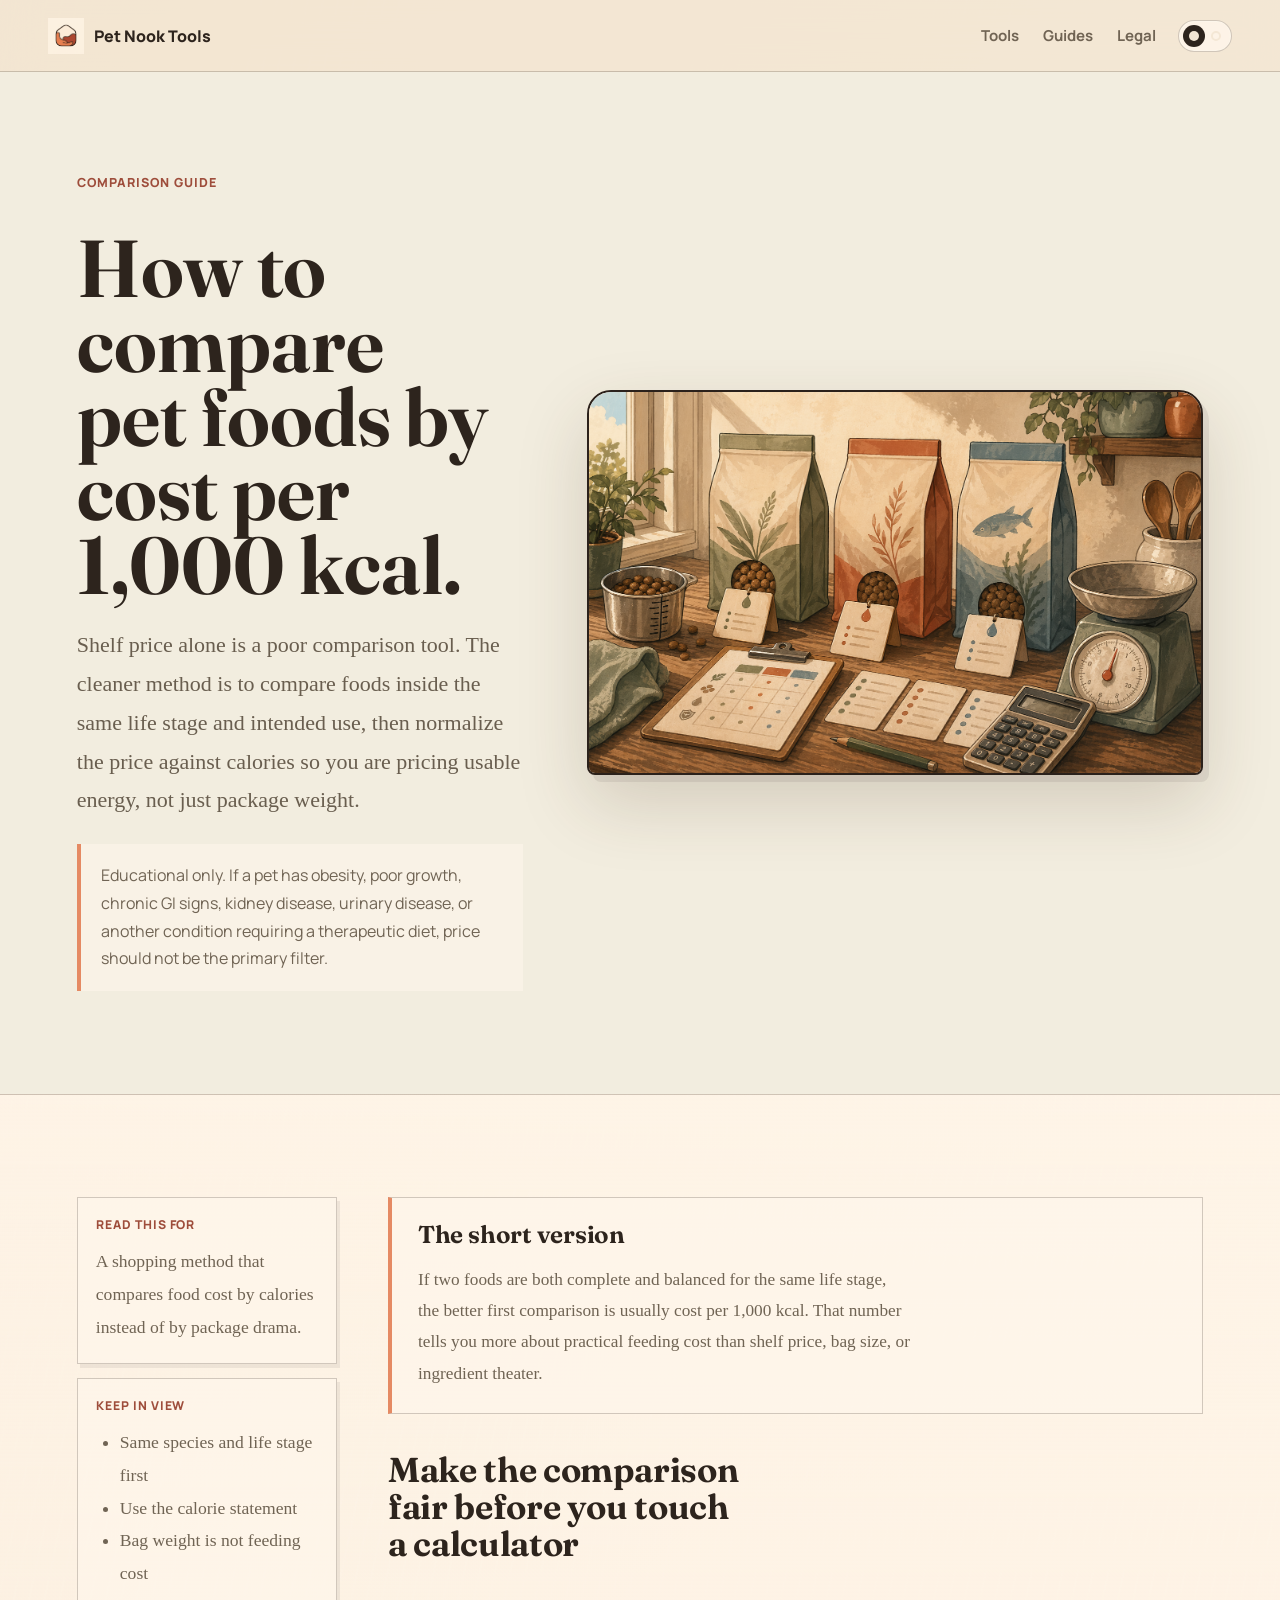
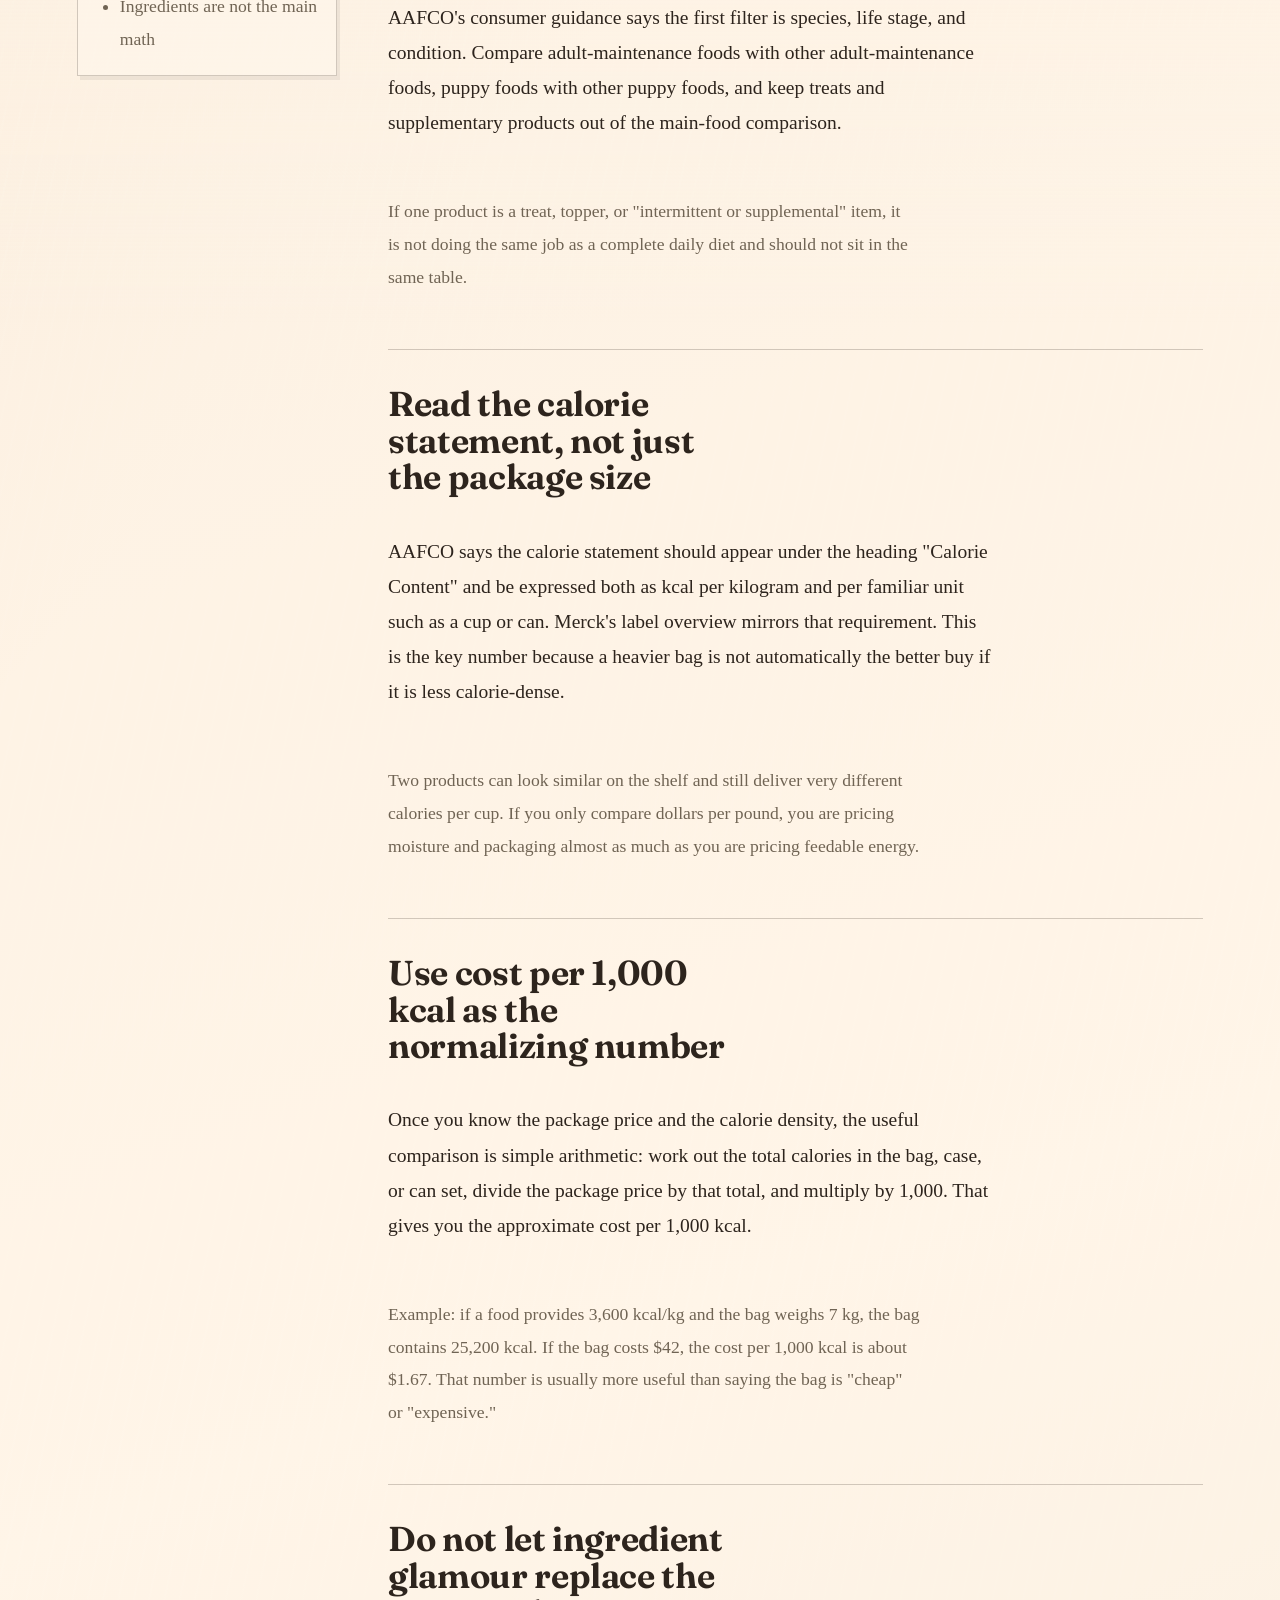
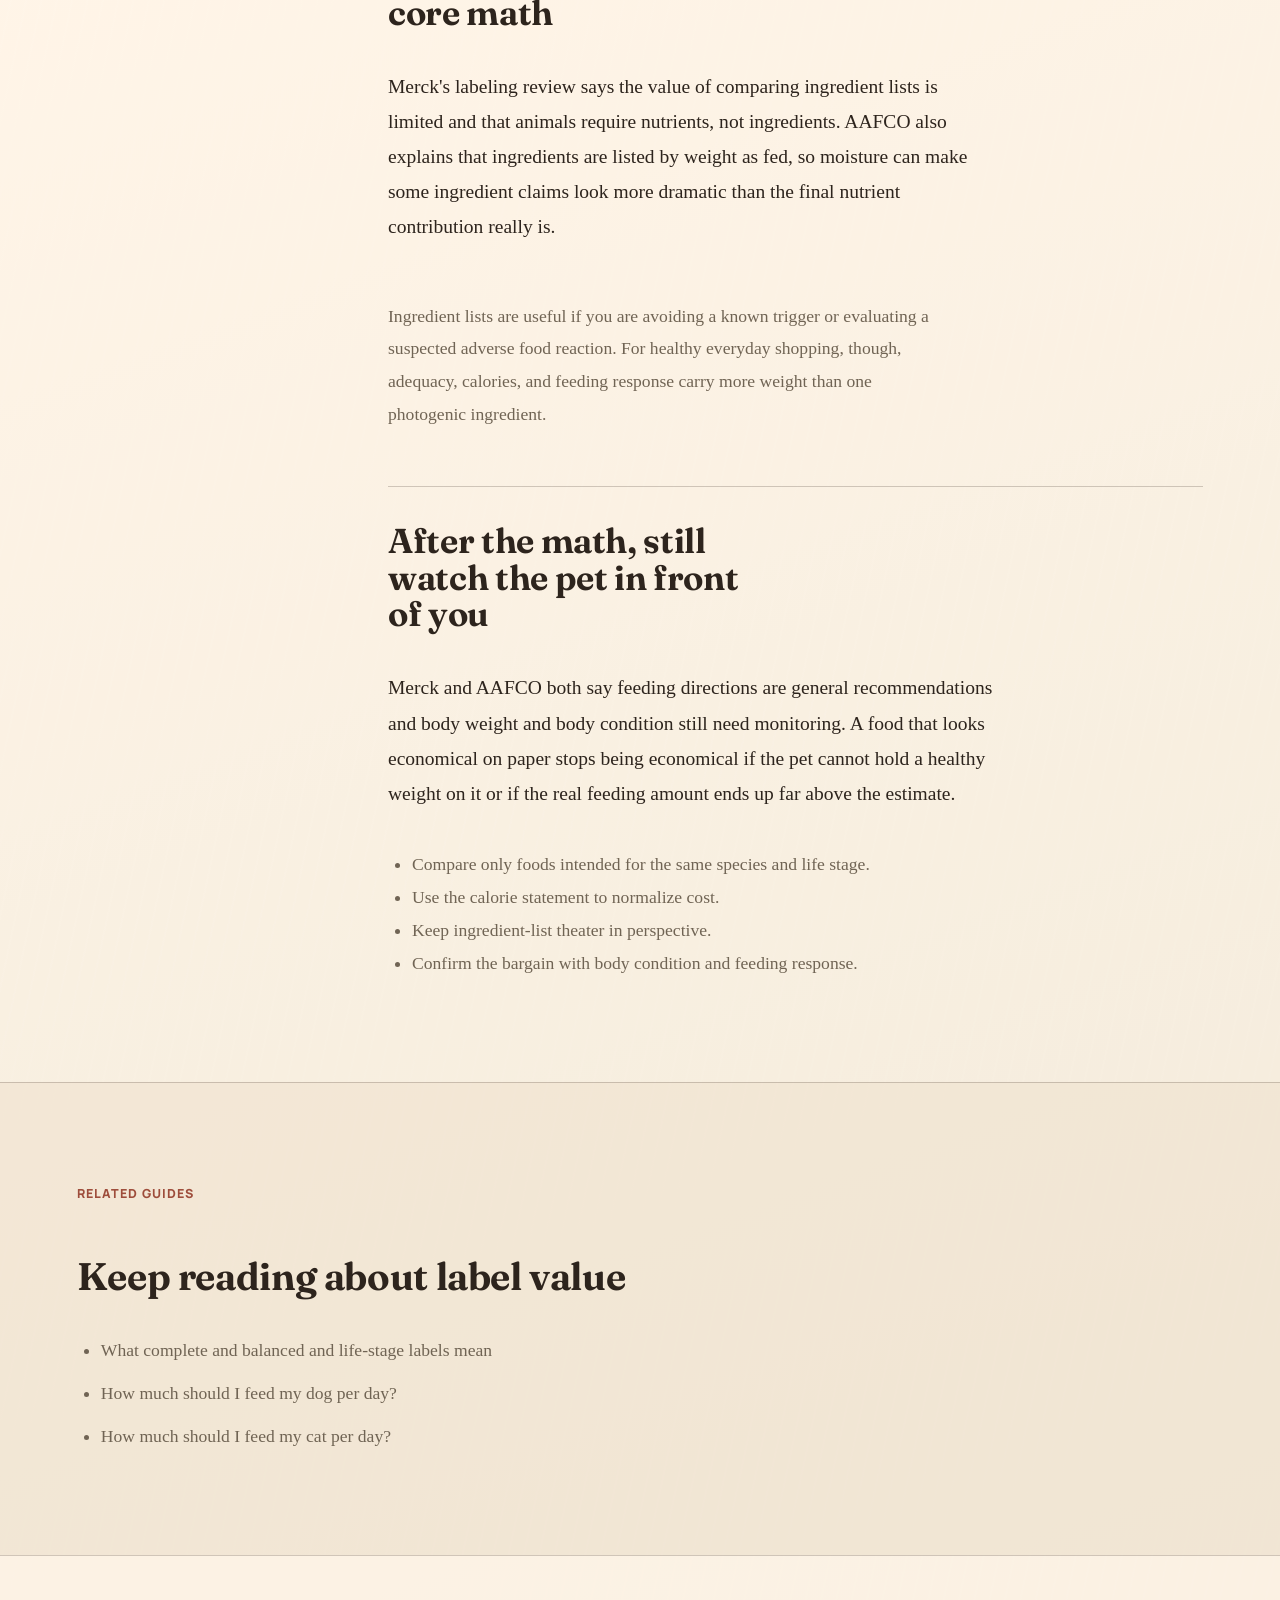
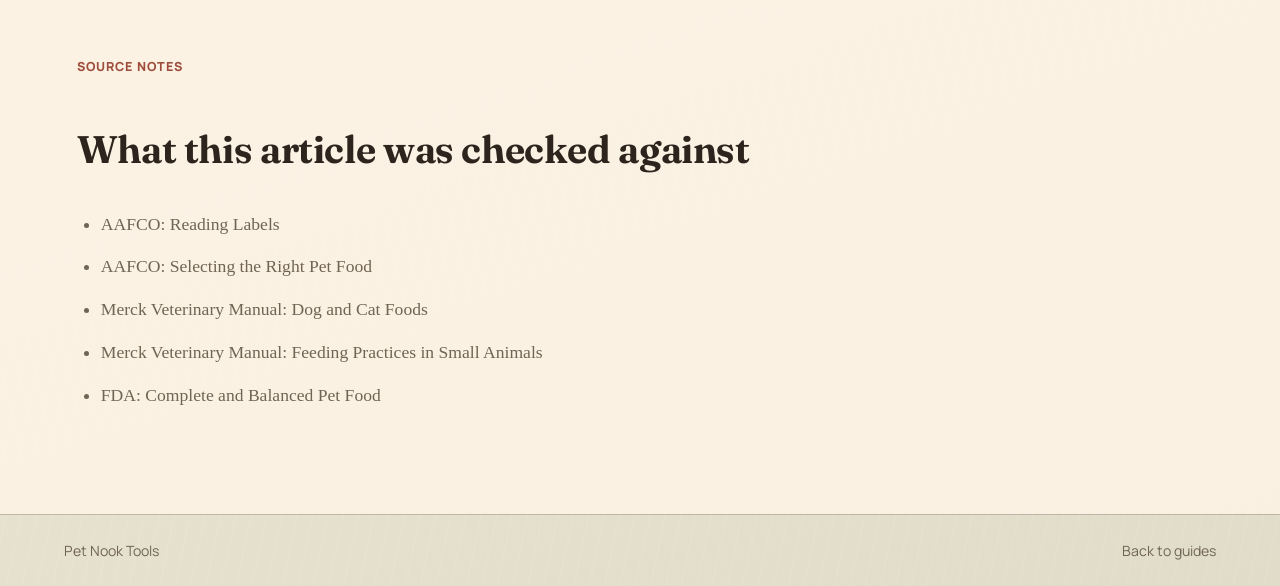
<file: articles/budget-kibble-comparison.html>
<!doctype html>
<html lang="en" data-theme="light">
  <head>
    <meta charset="utf-8" />
    <meta name="viewport" content="width=device-width, initial-scale=1" />
    <meta
      name="description"
      content="A practical, evidence-based guide to comparing pet foods by cost per 1,000 kcal instead of by bag price alone."
    />
    <title>How to Compare Pet Foods by Cost per 1,000 kcal | Pet Nook Tools</title>
    <link rel="icon" href="../assets/logo-mark.png" type="image/png" />
    <link rel="apple-touch-icon" href="../assets/logo-mark.png" />
    <link rel="manifest" href="../site.webmanifest" />
    <meta name="theme-color" content="#8f6b45" />
    <link rel="canonical" href="https://maxchoi528.github.io/petnookguides/articles/budget-kibble-comparison.html" />
    <meta property="og:type" content="article" />
    <meta property="og:title" content="How to Compare Pet Foods by Cost per 1,000 kcal | Pet Nook Tools" />
    <meta property="og:description" content="A simple way to compare pet food value by cost per 1,000 kcal instead of bag size, serving guess, or price per pound alone." />
    <meta property="og:url" content="https://maxchoi528.github.io/petnookguides/articles/budget-kibble-comparison.html" />
    <meta property="og:image" content="https://maxchoi528.github.io/petnookguides/assets/article-budget-kibble.png" />
    <meta name="twitter:card" content="summary_large_image" />
    <script async src="https://www.googletagmanager.com/gtag/js?id=G-QK94DML4WH"></script>
    <script>
      window.dataLayer = window.dataLayer || [];
      function gtag(){dataLayer.push(arguments);}
      gtag("js", new Date());
      gtag("config", "G-QK94DML4WH");
    </script>
    <link rel="preconnect" href="https://fonts.googleapis.com" />
    <link rel="preconnect" href="https://fonts.gstatic.com" crossorigin />
    <link
      href="https://fonts.googleapis.com/css2?family=Fraunces:opsz,wght@9..144,500;9..144,650&family=Manrope:wght@400;500;600;700&display=swap"
      rel="stylesheet"
    />
    <link rel="stylesheet" href="../styles.css" />
    <script type="application/ld+json">
      {"@context":"https://schema.org","@type":"Article","headline":"How to Compare Pet Foods by Cost per 1,000 kcal","description":"A simple way to compare pet food value by cost per 1,000 kcal instead of bag size, serving guess, or price per pound alone.","image":"https://maxchoi528.github.io/petnookguides/assets/article-budget-kibble.png","datePublished":"2026-04-24","dateModified":"2026-04-24","author":{"@type":"Organization","name":"Pet Nook Tools"},"publisher":{"@type":"Organization","name":"Pet Nook Tools","logo":{"@type":"ImageObject","url":"https://maxchoi528.github.io/petnookguides/assets/logo-mark.png"}},"mainEntityOfPage":"https://maxchoi528.github.io/petnookguides/articles/budget-kibble-comparison.html"}
    </script>
  </head>
  <body>
    <header class="site-header" aria-label="Primary">
      <a class="brand" href="../index.html" aria-label="Pet Nook Tools home">
        <img class="brand-logo" src="../assets/logo-mark.png" alt="" aria-hidden="true" />
        <span>Pet Nook Tools</span>
      </a>
      <nav class="nav-links" aria-label="Site sections">
        <a href="../index.html#tools">Tools</a>
        <a href="../guides.html">Guides</a>
        <a href="../legal.html">Legal</a>
      </nav>
      <button class="theme-toggle" type="button" aria-label="Switch to dark mode" aria-pressed="false">
        <span class="toggle-sun" aria-hidden="true"></span>
        <span class="toggle-moon" aria-hidden="true"></span>
      </button>
    </header>

    <main class="article-page">
      <section class="article-hero" aria-labelledby="article-title">
        <div class="article-hero-copy">
          <p class="section-kicker">comparison guide</p>
          <h1 id="article-title"><span>How to compare</span><span>pet foods by</span><span>cost per 1,000 kcal.</span></h1>
          <p class="article-dek">
            Shelf price alone is a poor comparison tool. The cleaner method is to compare foods inside the same life stage and intended
            use, then normalize the price against calories so you are pricing usable energy, not just package weight.
          </p>
          <p class="article-note">
            Educational only. If a pet has obesity, poor growth, chronic GI signs, kidney disease, urinary disease, or another condition
            requiring a therapeutic diet, price should not be the primary filter.
          </p>
        </div>
        <div class="article-cover-frame">
          <img src="../assets/article-budget-kibble.png" alt="Editorial still life for comparing pet foods with three bags, note cards, a calculator, measuring cup, and a scale." />
        </div>
      </section>

      <section class="article-body">
        <div class="article-body-grid">
          <aside class="article-rail" aria-label="Reading guide">
            <div class="article-rail-card">
              <strong>Read this for</strong>
              <p>A shopping method that compares food cost by calories instead of by package drama.</p>
            </div>
            <div class="article-rail-card">
              <strong>Keep in view</strong>
              <ul>
                <li>Same species and life stage first</li>
                <li>Use the calorie statement</li>
                <li>Bag weight is not feeding cost</li>
                <li>Ingredients are not the main math</li>
              </ul>
            </div>
          </aside>
          <div class="article-shell article-prose">
            <div class="article-callout">
              <h2>The short version</h2>
              <p>
                If two foods are both complete and balanced for the same life stage, the better first comparison is usually cost per 1,000
                kcal. That number tells you more about practical feeding cost than shelf price, bag size, or ingredient theater.
              </p>
            </div>

            <section>
              <h2>Make the comparison fair before you touch a calculator</h2>
              <p>
                AAFCO's consumer guidance says the first filter is species, life stage, and condition. Compare adult-maintenance foods with
                other adult-maintenance foods, puppy foods with other puppy foods, and keep treats and supplementary products out of the
                main-food comparison.
              </p>
              <p>
                If one product is a treat, topper, or "intermittent or supplemental" item, it is not doing the same job as a complete
                daily diet and should not sit in the same table.
              </p>
            </section>

            <section>
              <h2>Read the calorie statement, not just the package size</h2>
              <p>
                AAFCO says the calorie statement should appear under the heading "Calorie Content" and be expressed both as kcal per
                kilogram and per familiar unit such as a cup or can. Merck's label overview mirrors that requirement. This is the key
                number because a heavier bag is not automatically the better buy if it is less calorie-dense.
              </p>
              <p>
                Two products can look similar on the shelf and still deliver very different calories per cup. If you only compare dollars
                per pound, you are pricing moisture and packaging almost as much as you are pricing feedable energy.
              </p>
            </section>

            <section>
              <h2>Use cost per 1,000 kcal as the normalizing number</h2>
              <p>
                Once you know the package price and the calorie density, the useful comparison is simple arithmetic: work out the total
                calories in the bag, case, or can set, divide the package price by that total, and multiply by 1,000. That gives you the
                approximate cost per 1,000 kcal.
              </p>
              <p>
                Example: if a food provides 3,600 kcal/kg and the bag weighs 7 kg, the bag contains 25,200 kcal. If the bag costs $42,
                the cost per 1,000 kcal is about $1.67. That number is usually more useful than saying the bag is "cheap" or "expensive."
              </p>
            </section>

            <section>
              <h2>Do not let ingredient glamour replace the core math</h2>
              <p>
                Merck's labeling review says the value of comparing ingredient lists is limited and that animals require nutrients, not
                ingredients. AAFCO also explains that ingredients are listed by weight as fed, so moisture can make some ingredient claims
                look more dramatic than the final nutrient contribution really is.
              </p>
              <p>
                Ingredient lists are useful if you are avoiding a known trigger or evaluating a suspected adverse food reaction. For
                healthy everyday shopping, though, adequacy, calories, and feeding response carry more weight than one photogenic
                ingredient.
              </p>
            </section>

            <section>
              <h2>After the math, still watch the pet in front of you</h2>
              <p>
                Merck and AAFCO both say feeding directions are general recommendations and body weight and body condition still need
                monitoring. A food that looks economical on paper stops being economical if the pet cannot hold a healthy weight on it or
                if the real feeding amount ends up far above the estimate.
              </p>
              <ul>
                <li>Compare only foods intended for the same species and life stage.</li>
                <li>Use the calorie statement to normalize cost.</li>
                <li>Keep ingredient-list theater in perspective.</li>
                <li>Confirm the bargain with body condition and feeding response.</li>
              </ul>
            </section>
          </div>
        </div>
      </section>

      <section class="article-related" aria-labelledby="related-title">
        <div class="article-shell">
          <p class="section-kicker">related guides</p>
          <h2 id="related-title">Keep reading about label value</h2>
          <ul class="related-list">
            <li><a href="./complete-and-balanced.html">What complete and balanced and life-stage labels mean</a></li>
            <li><a href="./dog-food-label.html">How much should I feed my dog per day?</a></li>
            <li><a href="./cat-food-label.html">How much should I feed my cat per day?</a></li>
          </ul>
        </div>
      </section>

      <section class="article-sources" aria-labelledby="sources-title">
        <div class="article-shell">
          <p class="section-kicker">source notes</p>
          <h2 id="sources-title">What this article was checked against</h2>
          <ul class="source-list">
            <li><a href="https://www.aafco.org/consumers/understanding-pet-food/reading-labels/" target="_blank" rel="noreferrer">AAFCO: Reading Labels</a></li>
            <li><a href="https://www.aafco.org/consumers/understanding-pet-food/selecting-the-right-pet-food/" target="_blank" rel="noreferrer">AAFCO: Selecting the Right Pet Food</a></li>
            <li><a href="https://www.merckvetmanual.com/management-and-nutrition/nutrition-small-animals/dog-and-cat-foods" target="_blank" rel="noreferrer">Merck Veterinary Manual: Dog and Cat Foods</a></li>
            <li><a href="https://www.merckvetmanual.com/management-and-nutrition/nutrition-small-animals/feeding-practices-in-small-animals" target="_blank" rel="noreferrer">Merck Veterinary Manual: Feeding Practices in Small Animals</a></li>
            <li><a href="https://www.fda.gov/animal-veterinary/animal-health-literacy/complete-and-balanced-pet-food" target="_blank" rel="noreferrer">FDA: Complete and Balanced Pet Food</a></li>
          </ul>
        </div>
      </section>
    </main>

    <footer class="site-footer">
      <p>Pet Nook Tools</p>
      <p><a href="../guides.html">Back to guides</a></p>
    </footer>
    <script src="../script.js"></script>
  </body>
</html>
</file>
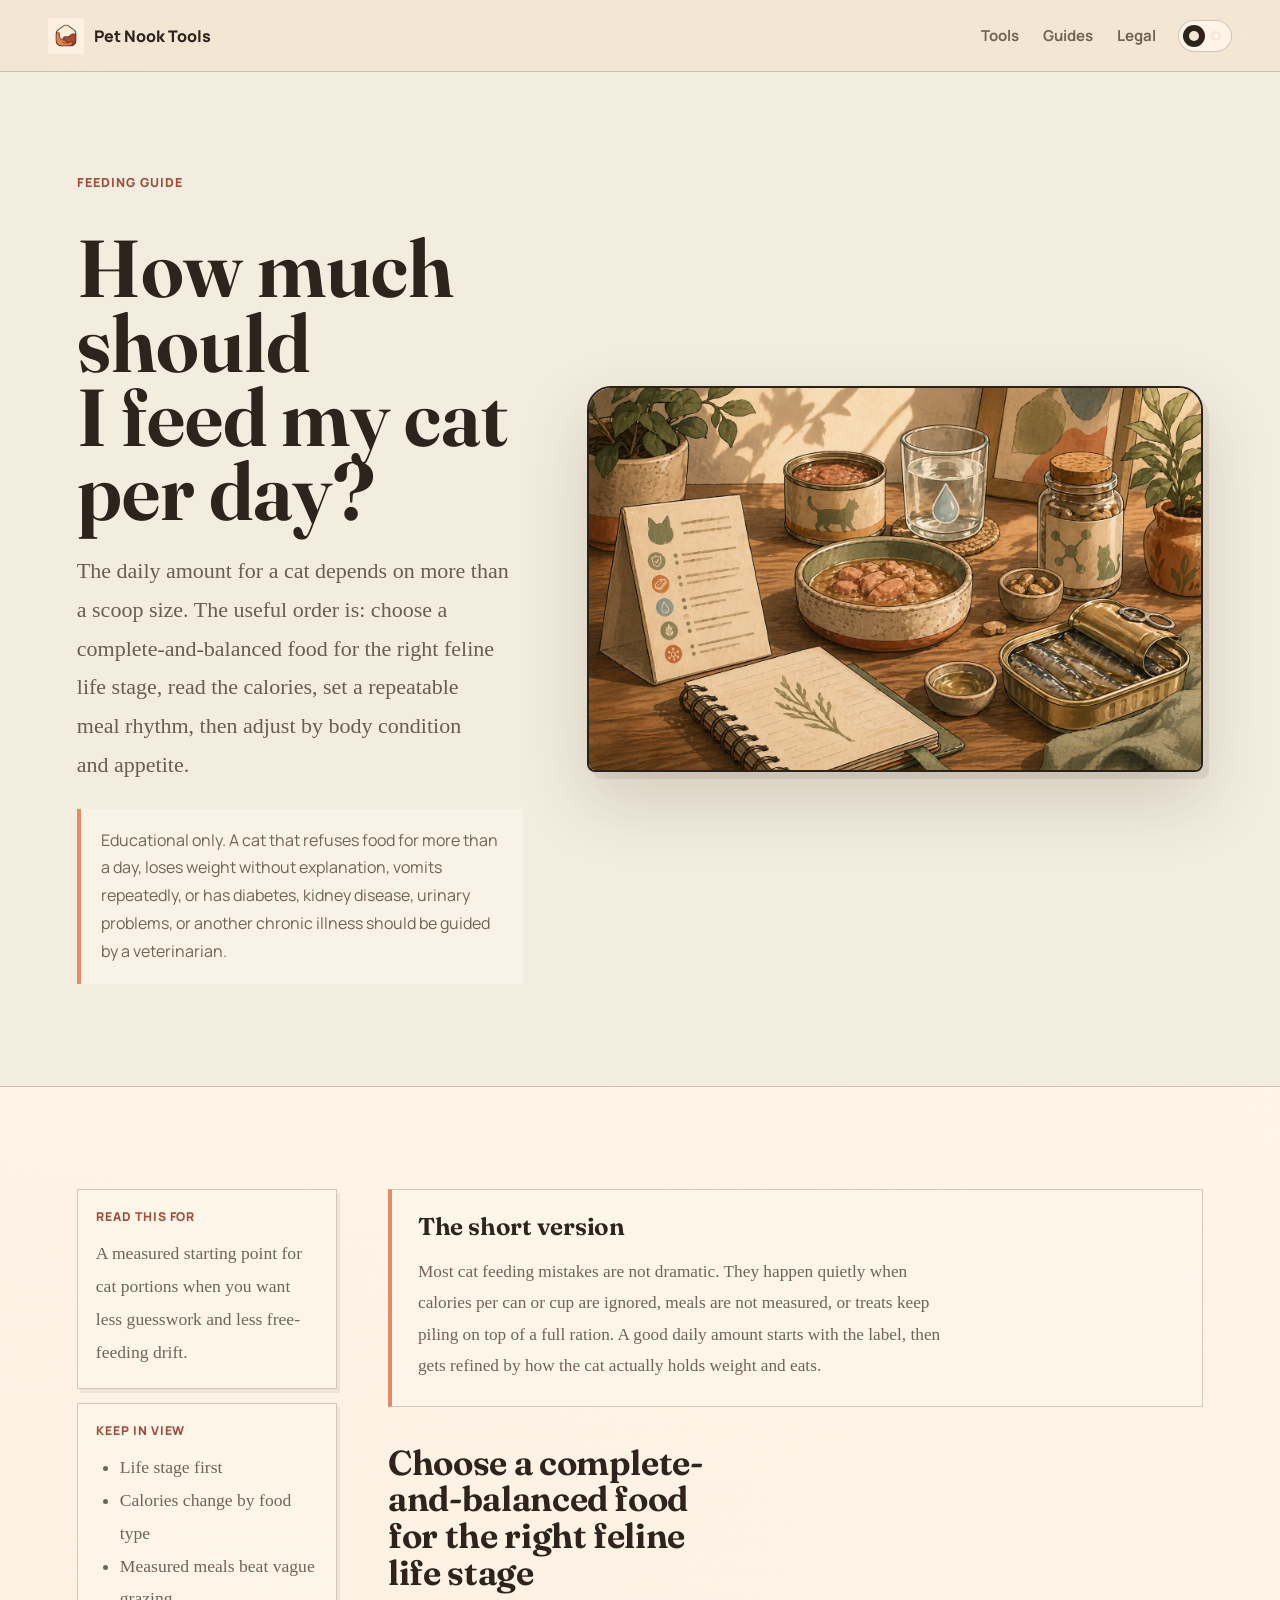
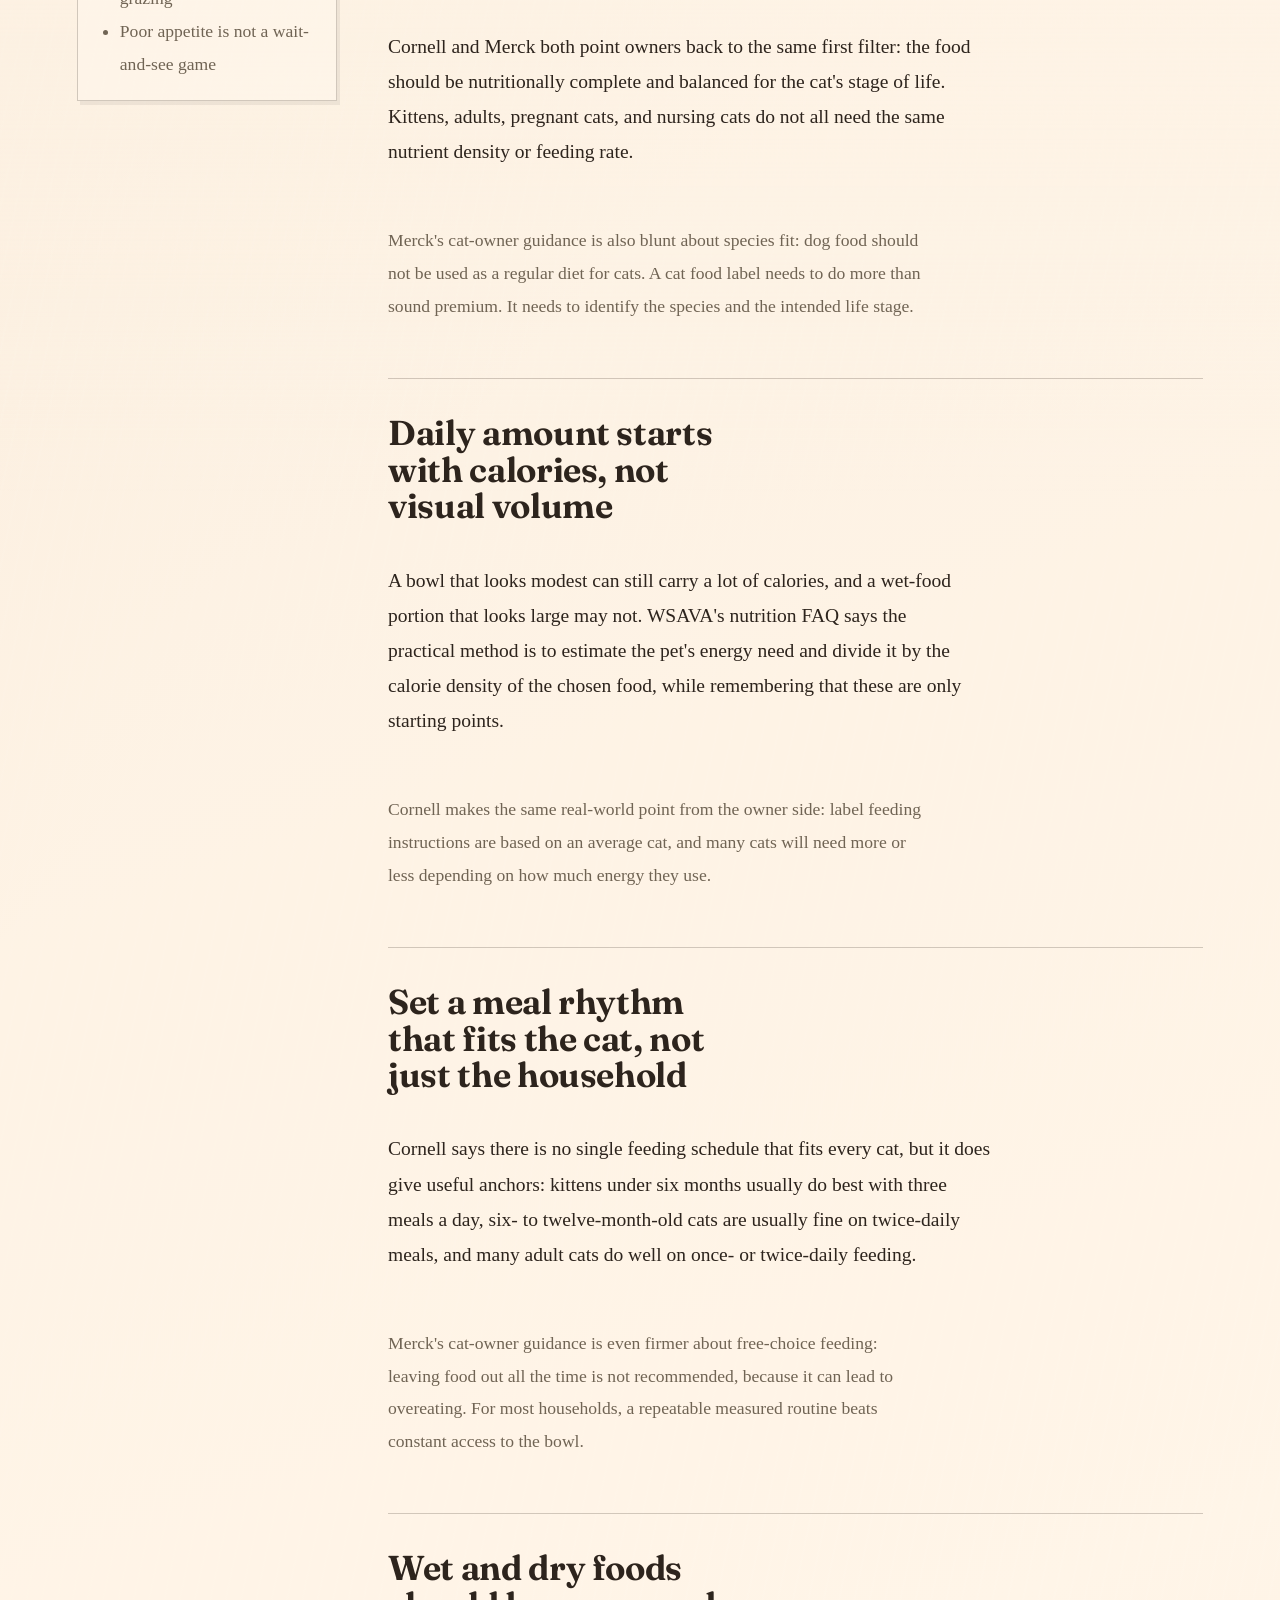
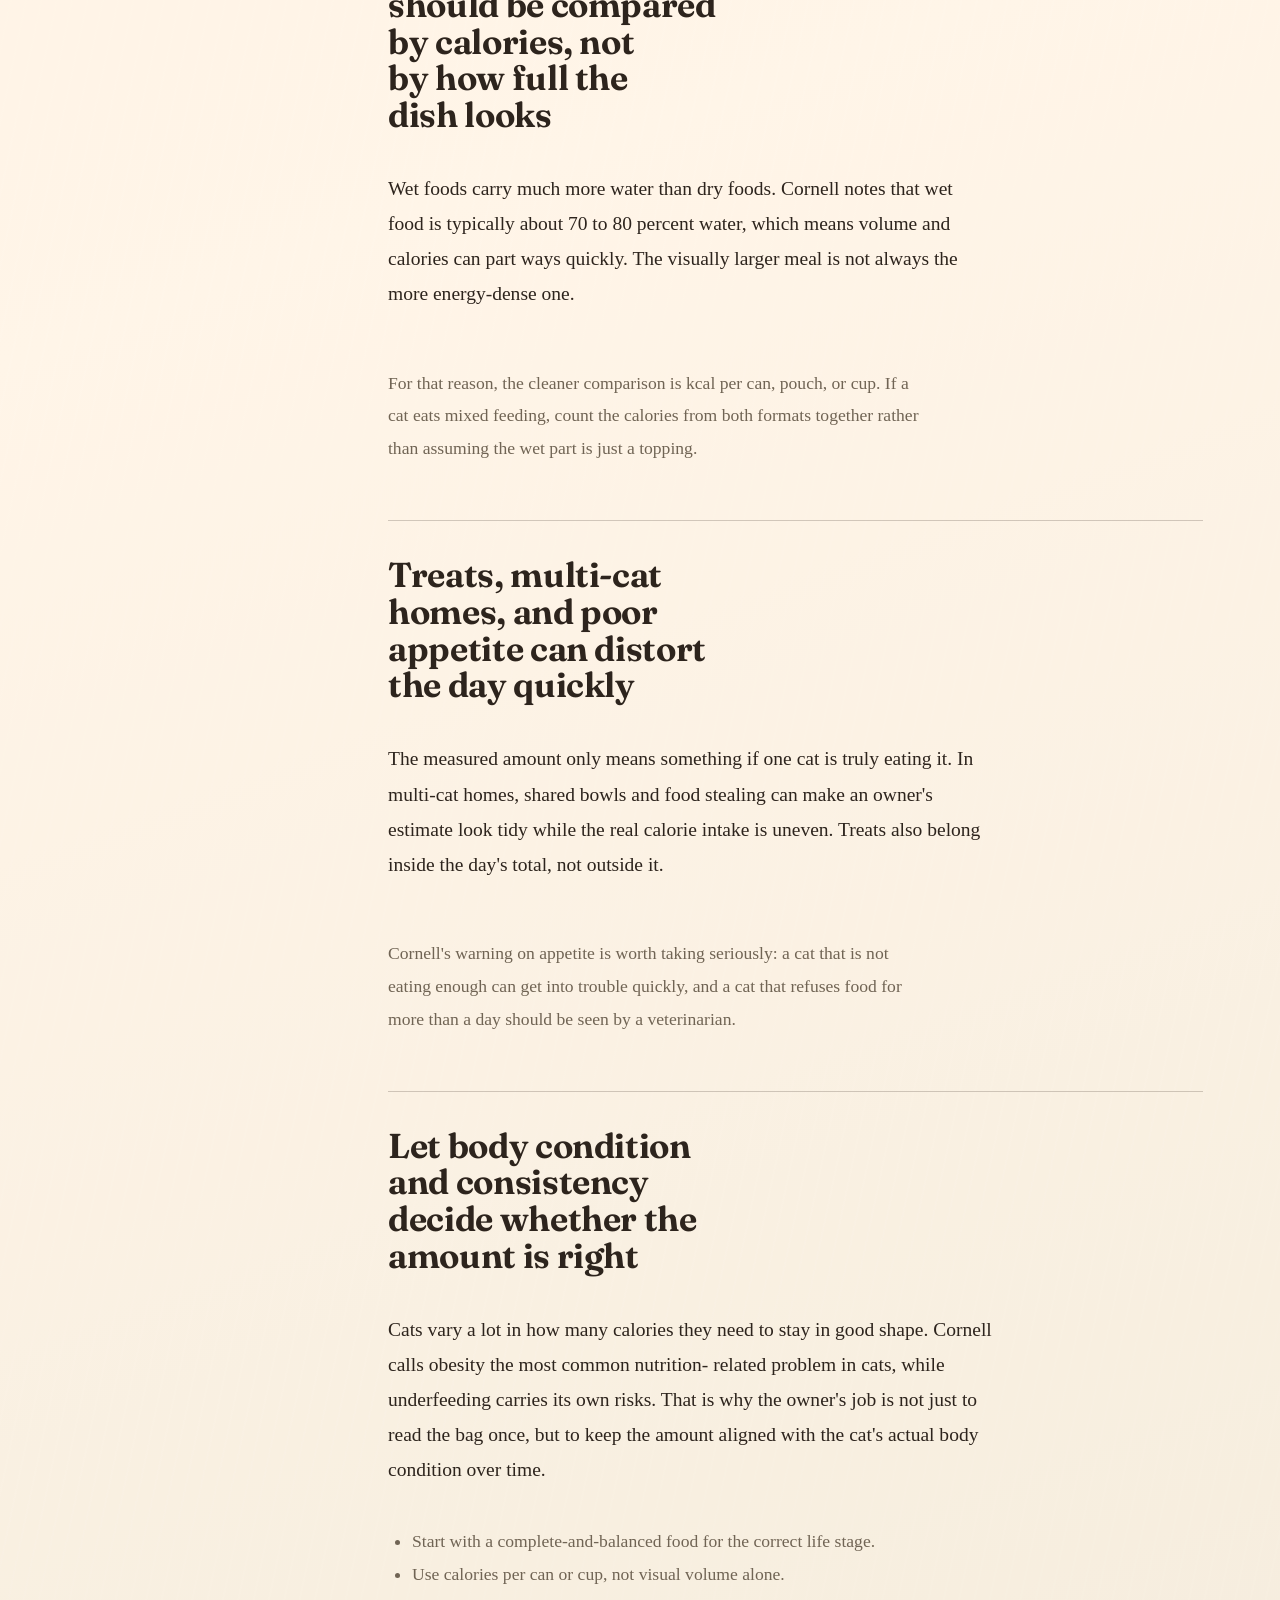
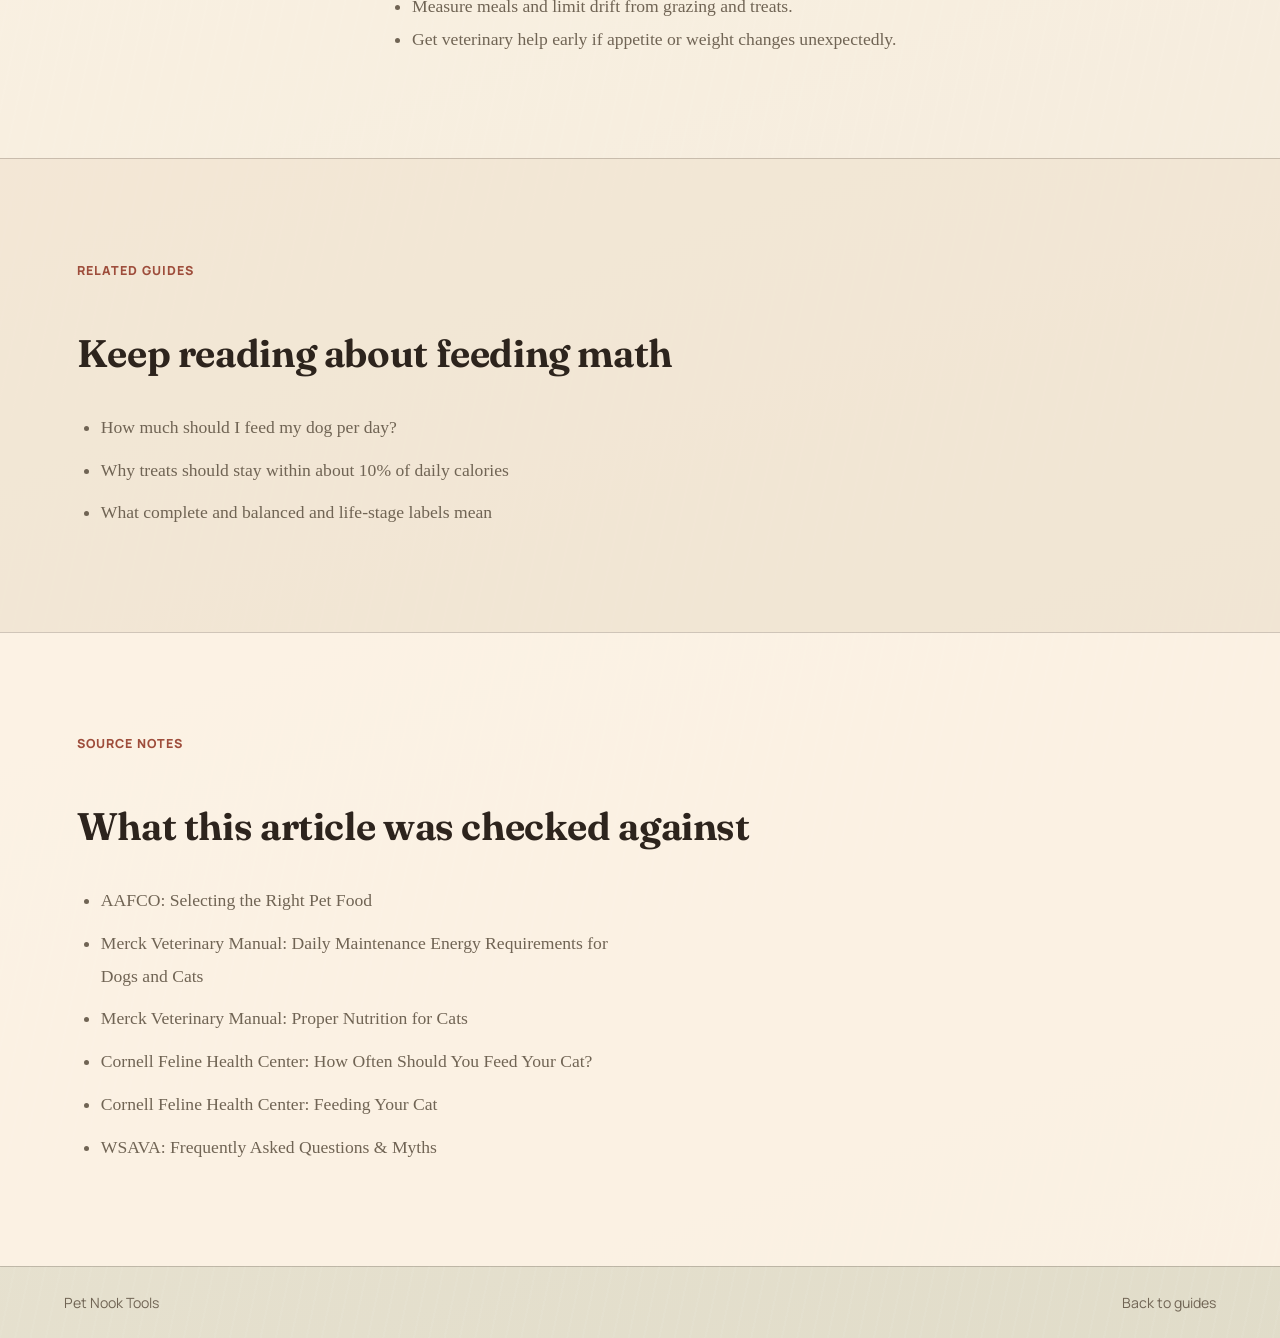
<file: articles/cat-food-label.html>
<!doctype html>
<html lang="en" data-theme="light">
  <head>
    <meta charset="utf-8" />
    <meta name="viewport" content="width=device-width, initial-scale=1" />
    <meta
      name="description"
      content="A calm, evidence-based guide to deciding how much to feed a cat per day using life stage, calories, meal rhythm, and body condition."
    />
    <title>How Much Should I Feed My Cat Per Day? | Pet Nook Tools</title>
    <link rel="icon" href="../assets/logo-mark.png" type="image/png" />
    <link rel="apple-touch-icon" href="../assets/logo-mark.png" />
    <link rel="manifest" href="../site.webmanifest" />
    <meta name="theme-color" content="#8f6b45" />
    <link rel="canonical" href="https://maxchoi528.github.io/petnookguides/articles/cat-food-label.html" />
    <meta property="og:type" content="article" />
    <meta property="og:title" content="How Much Should I Feed My Cat Per Day? | Pet Nook Tools" />
    <meta property="og:description" content="A practical guide to using cat food labels, calorie density, wet and dry food portions, and body condition to plan daily feeding." />
    <meta property="og:url" content="https://maxchoi528.github.io/petnookguides/articles/cat-food-label.html" />
    <meta property="og:image" content="https://maxchoi528.github.io/petnookguides/assets/article-cat-food-label.png" />
    <meta name="twitter:card" content="summary_large_image" />
    <script async src="https://www.googletagmanager.com/gtag/js?id=G-QK94DML4WH"></script>
    <script>
      window.dataLayer = window.dataLayer || [];
      function gtag(){dataLayer.push(arguments);}
      gtag("js", new Date());
      gtag("config", "G-QK94DML4WH");
    </script>
    <link rel="preconnect" href="https://fonts.googleapis.com" />
    <link rel="preconnect" href="https://fonts.gstatic.com" crossorigin />
    <link
      href="https://fonts.googleapis.com/css2?family=Fraunces:opsz,wght@9..144,500;9..144,650&family=Manrope:wght@400;500;600;700&display=swap"
      rel="stylesheet"
    />
    <link rel="stylesheet" href="../styles.css" />
    <script type="application/ld+json">
      {"@context":"https://schema.org","@type":"Article","headline":"How Much Should I Feed My Cat Per Day?","description":"A practical guide to using cat food labels, calorie density, wet and dry food portions, and body condition to plan daily feeding.","image":"https://maxchoi528.github.io/petnookguides/assets/article-cat-food-label.png","datePublished":"2026-04-24","dateModified":"2026-04-24","author":{"@type":"Organization","name":"Pet Nook Tools"},"publisher":{"@type":"Organization","name":"Pet Nook Tools","logo":{"@type":"ImageObject","url":"https://maxchoi528.github.io/petnookguides/assets/logo-mark.png"}},"mainEntityOfPage":"https://maxchoi528.github.io/petnookguides/articles/cat-food-label.html"}
    </script>
  </head>
  <body>
    <header class="site-header" aria-label="Primary">
      <a class="brand" href="../index.html" aria-label="Pet Nook Tools home">
        <img class="brand-logo" src="../assets/logo-mark.png" alt="" aria-hidden="true" />
        <span>Pet Nook Tools</span>
      </a>
      <nav class="nav-links" aria-label="Site sections">
        <a href="../index.html#tools">Tools</a>
        <a href="../guides.html">Guides</a>
        <a href="../legal.html">Legal</a>
      </nav>
      <button class="theme-toggle" type="button" aria-label="Switch to dark mode" aria-pressed="false">
        <span class="toggle-sun" aria-hidden="true"></span>
        <span class="toggle-moon" aria-hidden="true"></span>
      </button>
    </header>

    <main class="article-page">
      <section class="article-hero" aria-labelledby="article-title">
        <div class="article-hero-copy">
          <p class="section-kicker">feeding guide</p>
          <h1 id="article-title"><span>How much should</span><span>I feed my cat</span><span>per day?</span></h1>
          <p class="article-dek">
            The daily amount for a cat depends on more than a scoop size. The useful order is: choose a complete-and-balanced food for
            the right feline life stage, read the calories, set a repeatable meal rhythm, then adjust by body condition and appetite.
          </p>
          <p class="article-note">
            Educational only. A cat that refuses food for more than a day, loses weight without explanation, vomits repeatedly, or has
            diabetes, kidney disease, urinary problems, or another chronic illness should be guided by a veterinarian.
          </p>
        </div>
        <div class="article-cover-frame">
          <img src="../assets/article-cat-food-label.png" alt="Editorial still life with canned cat food, a bowl, treat jar, water glass, and feline feeding notes on a warm desk." />
        </div>
      </section>

      <section class="article-body">
        <div class="article-body-grid">
          <aside class="article-rail" aria-label="Reading guide">
            <div class="article-rail-card">
              <strong>Read this for</strong>
              <p>A measured starting point for cat portions when you want less guesswork and less free-feeding drift.</p>
            </div>
            <div class="article-rail-card">
              <strong>Keep in view</strong>
              <ul>
                <li>Life stage first</li>
                <li>Calories change by food type</li>
                <li>Measured meals beat vague grazing</li>
                <li>Poor appetite is not a wait-and-see game</li>
              </ul>
            </div>
          </aside>
          <div class="article-shell article-prose">
            <div class="article-callout">
              <h2>The short version</h2>
              <p>
                Most cat feeding mistakes are not dramatic. They happen quietly when calories per can or cup are ignored, meals are not
                measured, or treats keep piling on top of a full ration. A good daily amount starts with the label, then gets refined by
                how the cat actually holds weight and eats.
              </p>
            </div>

            <section>
              <h2>Choose a complete-and-balanced food for the right feline life stage</h2>
              <p>
                Cornell and Merck both point owners back to the same first filter: the food should be nutritionally complete and balanced
                for the cat's stage of life. Kittens, adults, pregnant cats, and nursing cats do not all need the same nutrient density or
                feeding rate.
              </p>
              <p>
                Merck's cat-owner guidance is also blunt about species fit: dog food should not be used as a regular diet for cats. A cat
                food label needs to do more than sound premium. It needs to identify the species and the intended life stage.
              </p>
            </section>

            <section>
              <h2>Daily amount starts with calories, not visual volume</h2>
              <p>
                A bowl that looks modest can still carry a lot of calories, and a wet-food portion that looks large may not. WSAVA's
                nutrition FAQ says the practical method is to estimate the pet's energy need and divide it by the calorie density of the
                chosen food, while remembering that these are only starting points.
              </p>
              <p>
                Cornell makes the same real-world point from the owner side: label feeding instructions are based on an average cat, and
                many cats will need more or less depending on how much energy they use.
              </p>
            </section>

            <section>
              <h2>Set a meal rhythm that fits the cat, not just the household</h2>
              <p>
                Cornell says there is no single feeding schedule that fits every cat, but it does give useful anchors: kittens under six
                months usually do best with three meals a day, six- to twelve-month-old cats are usually fine on twice-daily meals, and
                many adult cats do well on once- or twice-daily feeding.
              </p>
              <p>
                Merck's cat-owner guidance is even firmer about free-choice feeding: leaving food out all the time is not recommended,
                because it can lead to overeating. For most households, a repeatable measured routine beats constant access to the bowl.
              </p>
            </section>

            <section>
              <h2>Wet and dry foods should be compared by calories, not by how full the dish looks</h2>
              <p>
                Wet foods carry much more water than dry foods. Cornell notes that wet food is typically about 70 to 80 percent water,
                which means volume and calories can part ways quickly. The visually larger meal is not always the more energy-dense one.
              </p>
              <p>
                For that reason, the cleaner comparison is kcal per can, pouch, or cup. If a cat eats mixed feeding, count the calories
                from both formats together rather than assuming the wet part is just a topping.
              </p>
            </section>

            <section>
              <h2>Treats, multi-cat homes, and poor appetite can distort the day quickly</h2>
              <p>
                The measured amount only means something if one cat is truly eating it. In multi-cat homes, shared bowls and food stealing
                can make an owner's estimate look tidy while the real calorie intake is uneven. Treats also belong inside the day's total,
                not outside it.
              </p>
              <p>
                Cornell's warning on appetite is worth taking seriously: a cat that is not eating enough can get into trouble quickly, and
                a cat that refuses food for more than a day should be seen by a veterinarian.
              </p>
            </section>

            <section>
              <h2>Let body condition and consistency decide whether the amount is right</h2>
              <p>
                Cats vary a lot in how many calories they need to stay in good shape. Cornell calls obesity the most common nutrition-
                related problem in cats, while underfeeding carries its own risks. That is why the owner's job is not just to read the bag
                once, but to keep the amount aligned with the cat's actual body condition over time.
              </p>
              <ul>
                <li>Start with a complete-and-balanced food for the correct life stage.</li>
                <li>Use calories per can or cup, not visual volume alone.</li>
                <li>Measure meals and limit drift from grazing and treats.</li>
                <li>Get veterinary help early if appetite or weight changes unexpectedly.</li>
              </ul>
            </section>
          </div>
        </div>
      </section>

      <section class="article-related" aria-labelledby="related-title">
        <div class="article-shell">
          <p class="section-kicker">related guides</p>
          <h2 id="related-title">Keep reading about feeding math</h2>
          <ul class="related-list">
            <li><a href="./dog-food-label.html">How much should I feed my dog per day?</a></li>
            <li><a href="./trustworthy-recommendation-page.html">Why treats should stay within about 10% of daily calories</a></li>
            <li><a href="./complete-and-balanced.html">What complete and balanced and life-stage labels mean</a></li>
          </ul>
        </div>
      </section>

      <section class="article-sources" aria-labelledby="sources-title">
        <div class="article-shell">
          <p class="section-kicker">source notes</p>
          <h2 id="sources-title">What this article was checked against</h2>
          <ul class="source-list">
            <li><a href="https://www.aafco.org/consumers/understanding-pet-food/selecting-the-right-pet-food/" target="_blank" rel="noreferrer">AAFCO: Selecting the Right Pet Food</a></li>
            <li><a href="https://www.merckvetmanual.com/multimedia/table/daily-maintenance-energy-requirements-for-dogs-and-cats" target="_blank" rel="noreferrer">Merck Veterinary Manual: Daily Maintenance Energy Requirements for Dogs and Cats</a></li>
            <li><a href="https://www.merckvetmanual.com/cat-owners/selecting-and-providing-a-home-for-a-cat/proper-nutrition-for-cats" target="_blank" rel="noreferrer">Merck Veterinary Manual: Proper Nutrition for Cats</a></li>
            <li><a href="https://www.vet.cornell.edu/departments/cornell-feline-health-center/health-information/feline-health-topics/how-often-should-you-feed-your-cat" target="_blank" rel="noreferrer">Cornell Feline Health Center: How Often Should You Feed Your Cat?</a></li>
            <li><a href="https://www.vet.cornell.edu/departments-centers-and-institutes/cornell-feline-health-center/health-information/feline-health-topics/feeding-your-cat" target="_blank" rel="noreferrer">Cornell Feline Health Center: Feeding Your Cat</a></li>
            <li><a href="https://wsava.org/wp-content/uploads/2020/01/Frequently-Asked-Questions-and-Myths.pdf" target="_blank" rel="noreferrer">WSAVA: Frequently Asked Questions &amp; Myths</a></li>
          </ul>
        </div>
      </section>
    </main>

    <footer class="site-footer">
      <p>Pet Nook Tools</p>
      <p><a href="../guides.html">Back to guides</a></p>
    </footer>
    <script src="../script.js"></script>
  </body>
</html>
</file>
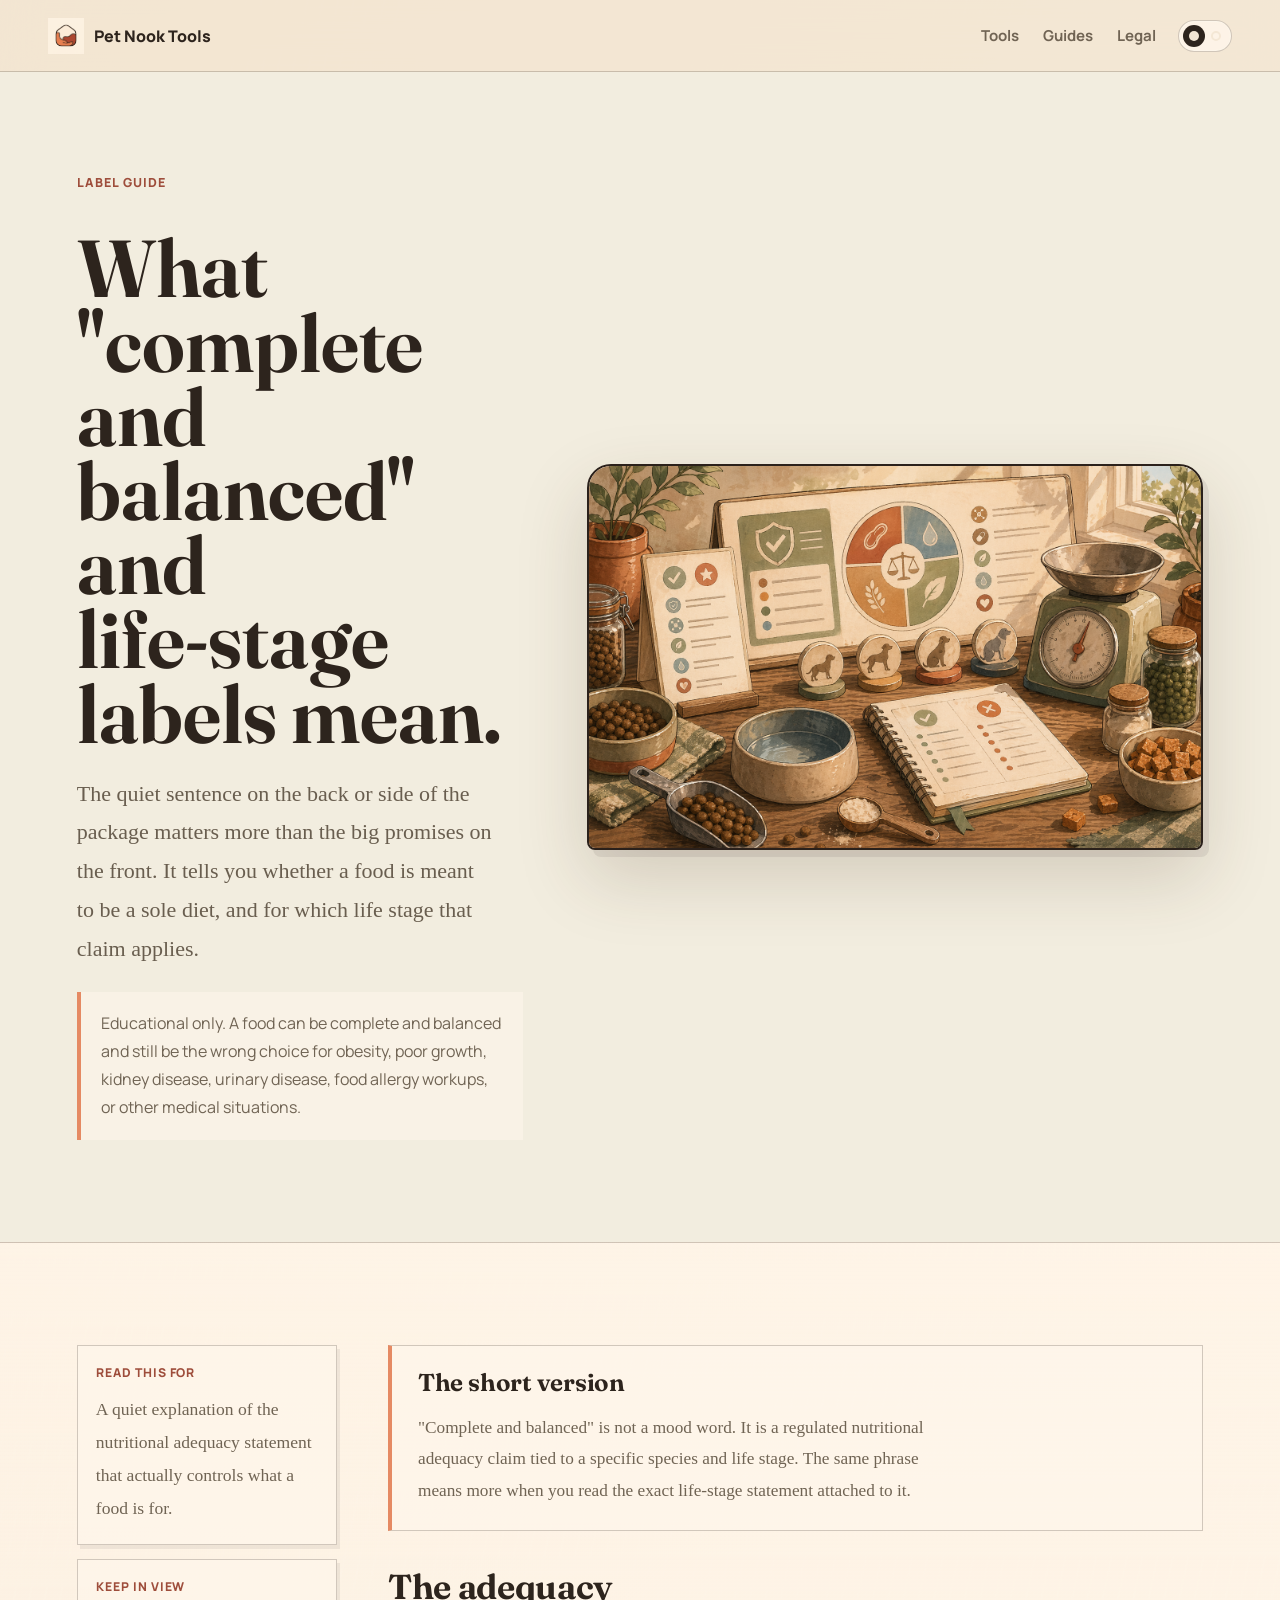
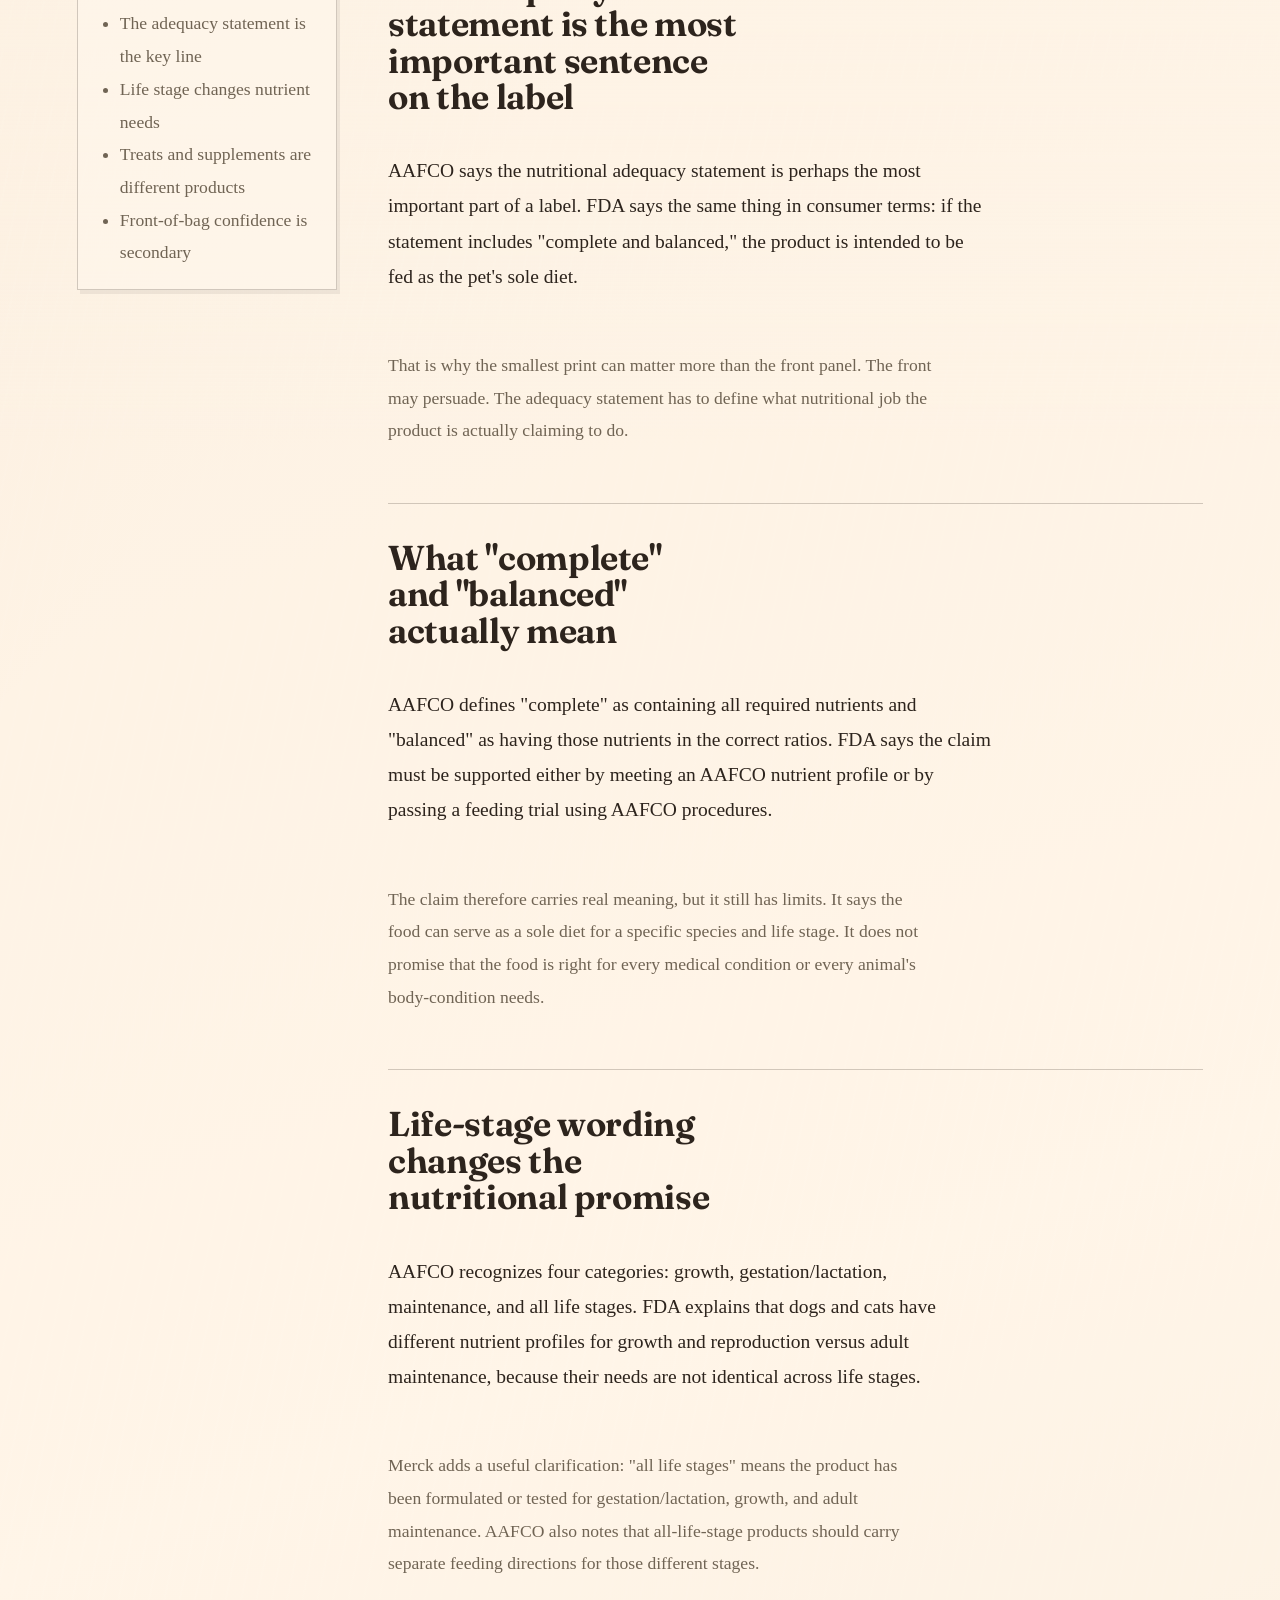
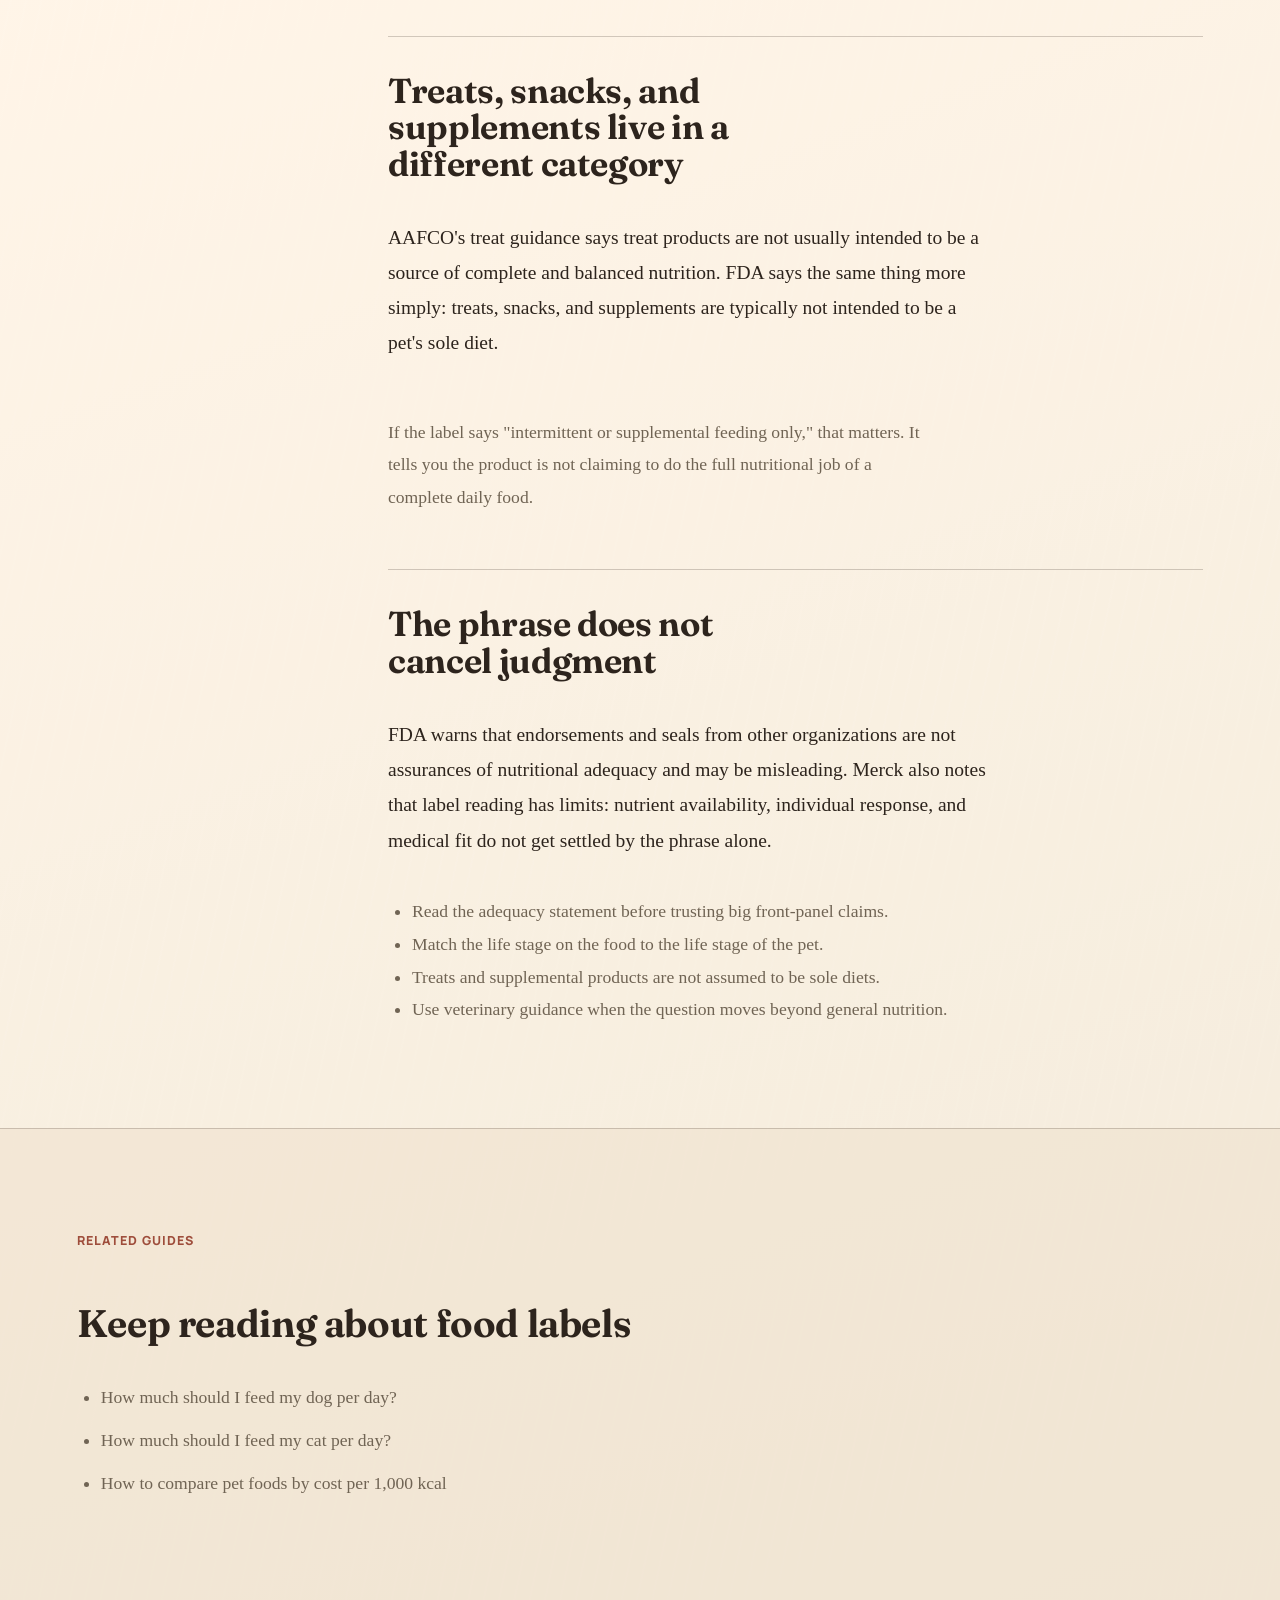
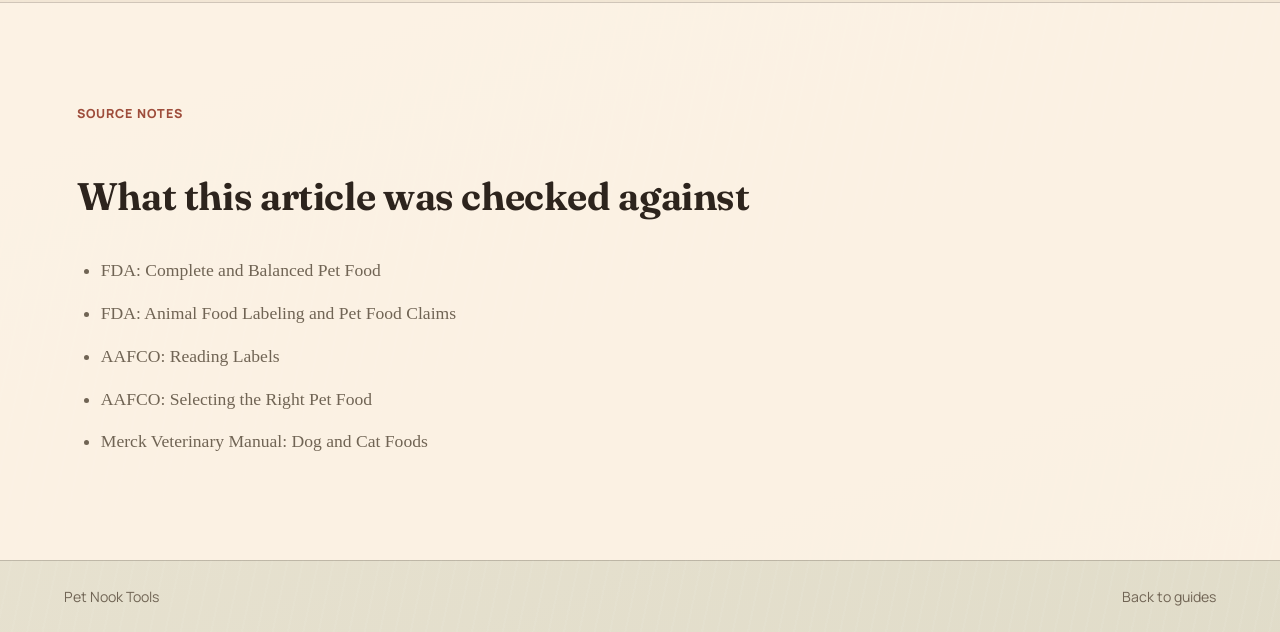
<file: articles/complete-and-balanced.html>
<!doctype html>
<html lang="en" data-theme="light">
  <head>
    <meta charset="utf-8" />
    <meta name="viewport" content="width=device-width, initial-scale=1" />
    <meta
      name="description"
      content="A plain-language explanation of what complete and balanced means on dog and cat food labels, and how life-stage statements change the meaning."
    />
    <title>Complete and Balanced Pet Food Labels | Pet Nook Tools</title>
    <link rel="icon" href="../assets/logo-mark.png" type="image/png" />
    <link rel="apple-touch-icon" href="../assets/logo-mark.png" />
    <link rel="manifest" href="../site.webmanifest" />
    <meta name="theme-color" content="#8f6b45" />
    <link rel="canonical" href="https://maxchoi528.github.io/petnookguides/articles/complete-and-balanced.html" />
    <meta property="og:type" content="article" />
    <meta property="og:title" content="Complete and Balanced Pet Food Labels | Pet Nook Tools" />
    <meta property="og:description" content="A plain-language explanation of what complete and balanced means on dog and cat food labels, and how life-stage statements change the meaning." />
    <meta property="og:url" content="https://maxchoi528.github.io/petnookguides/articles/complete-and-balanced.html" />
    <meta property="og:image" content="https://maxchoi528.github.io/petnookguides/assets/article-complete-balanced.png" />
    <meta name="twitter:card" content="summary_large_image" />
    <script async src="https://www.googletagmanager.com/gtag/js?id=G-QK94DML4WH"></script>
    <script>
      window.dataLayer = window.dataLayer || [];
      function gtag(){dataLayer.push(arguments);}
      gtag("js", new Date());
      gtag("config", "G-QK94DML4WH");
    </script>
    <link rel="preconnect" href="https://fonts.googleapis.com" />
    <link rel="preconnect" href="https://fonts.gstatic.com" crossorigin />
    <link
      href="https://fonts.googleapis.com/css2?family=Fraunces:opsz,wght@9..144,500;9..144,650&family=Manrope:wght@400;500;600;700&display=swap"
      rel="stylesheet"
    />
    <link rel="stylesheet" href="../styles.css" />
    <script type="application/ld+json">
      {"@context":"https://schema.org","@type":"Article","headline":"Complete and Balanced Pet Food Labels","description":"A plain-language explanation of what complete and balanced means on dog and cat food labels, and how life-stage statements change the meaning.","image":"https://maxchoi528.github.io/petnookguides/assets/article-complete-balanced.png","datePublished":"2026-04-24","dateModified":"2026-04-24","author":{"@type":"Organization","name":"Pet Nook Tools"},"publisher":{"@type":"Organization","name":"Pet Nook Tools","logo":{"@type":"ImageObject","url":"https://maxchoi528.github.io/petnookguides/assets/logo-mark.png"}},"mainEntityOfPage":"https://maxchoi528.github.io/petnookguides/articles/complete-and-balanced.html"}
    </script>
  </head>
  <body>
    <header class="site-header" aria-label="Primary">
      <a class="brand" href="../index.html" aria-label="Pet Nook Tools home">
        <img class="brand-logo" src="../assets/logo-mark.png" alt="" aria-hidden="true" />
        <span>Pet Nook Tools</span>
      </a>
      <nav class="nav-links" aria-label="Site sections">
        <a href="../index.html#tools">Tools</a>
        <a href="../guides.html">Guides</a>
        <a href="../legal.html">Legal</a>
      </nav>
      <button class="theme-toggle" type="button" aria-label="Switch to dark mode" aria-pressed="false">
        <span class="toggle-sun" aria-hidden="true"></span>
        <span class="toggle-moon" aria-hidden="true"></span>
      </button>
    </header>

    <main class="article-page">
      <section class="article-hero" aria-labelledby="article-title">
        <div class="article-hero-copy">
          <p class="section-kicker">label guide</p>
          <h1 id="article-title"><span>What "complete and</span><span>balanced" and</span><span>life-stage labels mean.</span></h1>
          <p class="article-dek">
            The quiet sentence on the back or side of the package matters more than the big promises on the front. It tells you whether a
            food is meant to be a sole diet, and for which life stage that claim applies.
          </p>
          <p class="article-note">
            Educational only. A food can be complete and balanced and still be the wrong choice for obesity, poor growth, kidney disease,
            urinary disease, food allergy workups, or other medical situations.
          </p>
        </div>
        <div class="article-cover-frame">
          <img src="../assets/article-complete-balanced.png" alt="Editorial concept illustration for complete-and-balanced and life-stage labels with charts, bowls, and a reference board." />
        </div>
      </section>

      <section class="article-body">
        <div class="article-body-grid">
          <aside class="article-rail" aria-label="Reading guide">
            <div class="article-rail-card">
              <strong>Read this for</strong>
              <p>A quiet explanation of the nutritional adequacy statement that actually controls what a food is for.</p>
            </div>
            <div class="article-rail-card">
              <strong>Keep in view</strong>
              <ul>
                <li>The adequacy statement is the key line</li>
                <li>Life stage changes nutrient needs</li>
                <li>Treats and supplements are different products</li>
                <li>Front-of-bag confidence is secondary</li>
              </ul>
            </div>
          </aside>
          <div class="article-shell article-prose">
            <div class="article-callout">
              <h2>The short version</h2>
              <p>
                "Complete and balanced" is not a mood word. It is a regulated nutritional adequacy claim tied to a specific species and
                life stage. The same phrase means more when you read the exact life-stage statement attached to it.
              </p>
            </div>

            <section>
              <h2>The adequacy statement is the most important sentence on the label</h2>
              <p>
                AAFCO says the nutritional adequacy statement is perhaps the most important part of a label. FDA says the same thing in
                consumer terms: if the statement includes "complete and balanced," the product is intended to be fed as the pet's sole
                diet.
              </p>
              <p>
                That is why the smallest print can matter more than the front panel. The front may persuade. The adequacy statement has to
                define what nutritional job the product is actually claiming to do.
              </p>
            </section>

            <section>
              <h2>What "complete" and "balanced" actually mean</h2>
              <p>
                AAFCO defines "complete" as containing all required nutrients and "balanced" as having those nutrients in the correct
                ratios. FDA says the claim must be supported either by meeting an AAFCO nutrient profile or by passing a feeding trial
                using AAFCO procedures.
              </p>
              <p>
                The claim therefore carries real meaning, but it still has limits. It says the food can serve as a sole diet for a
                specific species and life stage. It does not promise that the food is right for every medical condition or every animal's
                body-condition needs.
              </p>
            </section>

            <section>
              <h2>Life-stage wording changes the nutritional promise</h2>
              <p>
                AAFCO recognizes four categories: growth, gestation/lactation, maintenance, and all life stages. FDA explains that dogs
                and cats have different nutrient profiles for growth and reproduction versus adult maintenance, because their needs are not
                identical across life stages.
              </p>
              <p>
                Merck adds a useful clarification: "all life stages" means the product has been formulated or tested for
                gestation/lactation, growth, and adult maintenance. AAFCO also notes that all-life-stage products should carry separate
                feeding directions for those different stages.
              </p>
            </section>

            <section>
              <h2>Treats, snacks, and supplements live in a different category</h2>
              <p>
                AAFCO's treat guidance says treat products are not usually intended to be a source of complete and balanced nutrition. FDA
                says the same thing more simply: treats, snacks, and supplements are typically not intended to be a pet's sole diet.
              </p>
              <p>
                If the label says "intermittent or supplemental feeding only," that matters. It tells you the product is not claiming to
                do the full nutritional job of a complete daily food.
              </p>
            </section>

            <section>
              <h2>The phrase does not cancel judgment</h2>
              <p>
                FDA warns that endorsements and seals from other organizations are not assurances of nutritional adequacy and may be
                misleading. Merck also notes that label reading has limits: nutrient availability, individual response, and medical fit do
                not get settled by the phrase alone.
              </p>
              <ul>
                <li>Read the adequacy statement before trusting big front-panel claims.</li>
                <li>Match the life stage on the food to the life stage of the pet.</li>
                <li>Treats and supplemental products are not assumed to be sole diets.</li>
                <li>Use veterinary guidance when the question moves beyond general nutrition.</li>
              </ul>
            </section>
          </div>
        </div>
      </section>

      <section class="article-related" aria-labelledby="related-title">
        <div class="article-shell">
          <p class="section-kicker">related guides</p>
          <h2 id="related-title">Keep reading about food labels</h2>
          <ul class="related-list">
            <li><a href="./dog-food-label.html">How much should I feed my dog per day?</a></li>
            <li><a href="./cat-food-label.html">How much should I feed my cat per day?</a></li>
            <li><a href="./budget-kibble-comparison.html">How to compare pet foods by cost per 1,000 kcal</a></li>
          </ul>
        </div>
      </section>

      <section class="article-sources" aria-labelledby="sources-title">
        <div class="article-shell">
          <p class="section-kicker">source notes</p>
          <h2 id="sources-title">What this article was checked against</h2>
          <ul class="source-list">
            <li><a href="https://www.fda.gov/animal-veterinary/animal-health-literacy/complete-and-balanced-pet-food" target="_blank" rel="noreferrer">FDA: Complete and Balanced Pet Food</a></li>
            <li><a href="https://www.fda.gov/animal-veterinary/animal-foods-feeds/animal-food-labeling-and-pet-food-claims" target="_blank" rel="noreferrer">FDA: Animal Food Labeling and Pet Food Claims</a></li>
            <li><a href="https://www.aafco.org/consumers/understanding-pet-food/reading-labels/" target="_blank" rel="noreferrer">AAFCO: Reading Labels</a></li>
            <li><a href="https://www.aafco.org/consumers/understanding-pet-food/selecting-the-right-pet-food/" target="_blank" rel="noreferrer">AAFCO: Selecting the Right Pet Food</a></li>
            <li><a href="https://www.merckvetmanual.com/management-and-nutrition/nutrition-small-animals/dog-and-cat-foods" target="_blank" rel="noreferrer">Merck Veterinary Manual: Dog and Cat Foods</a></li>
          </ul>
        </div>
      </section>
    </main>

    <footer class="site-footer">
      <p>Pet Nook Tools</p>
      <p><a href="../guides.html">Back to guides</a></p>
    </footer>
    <script src="../script.js"></script>
  </body>
</html>
</file>
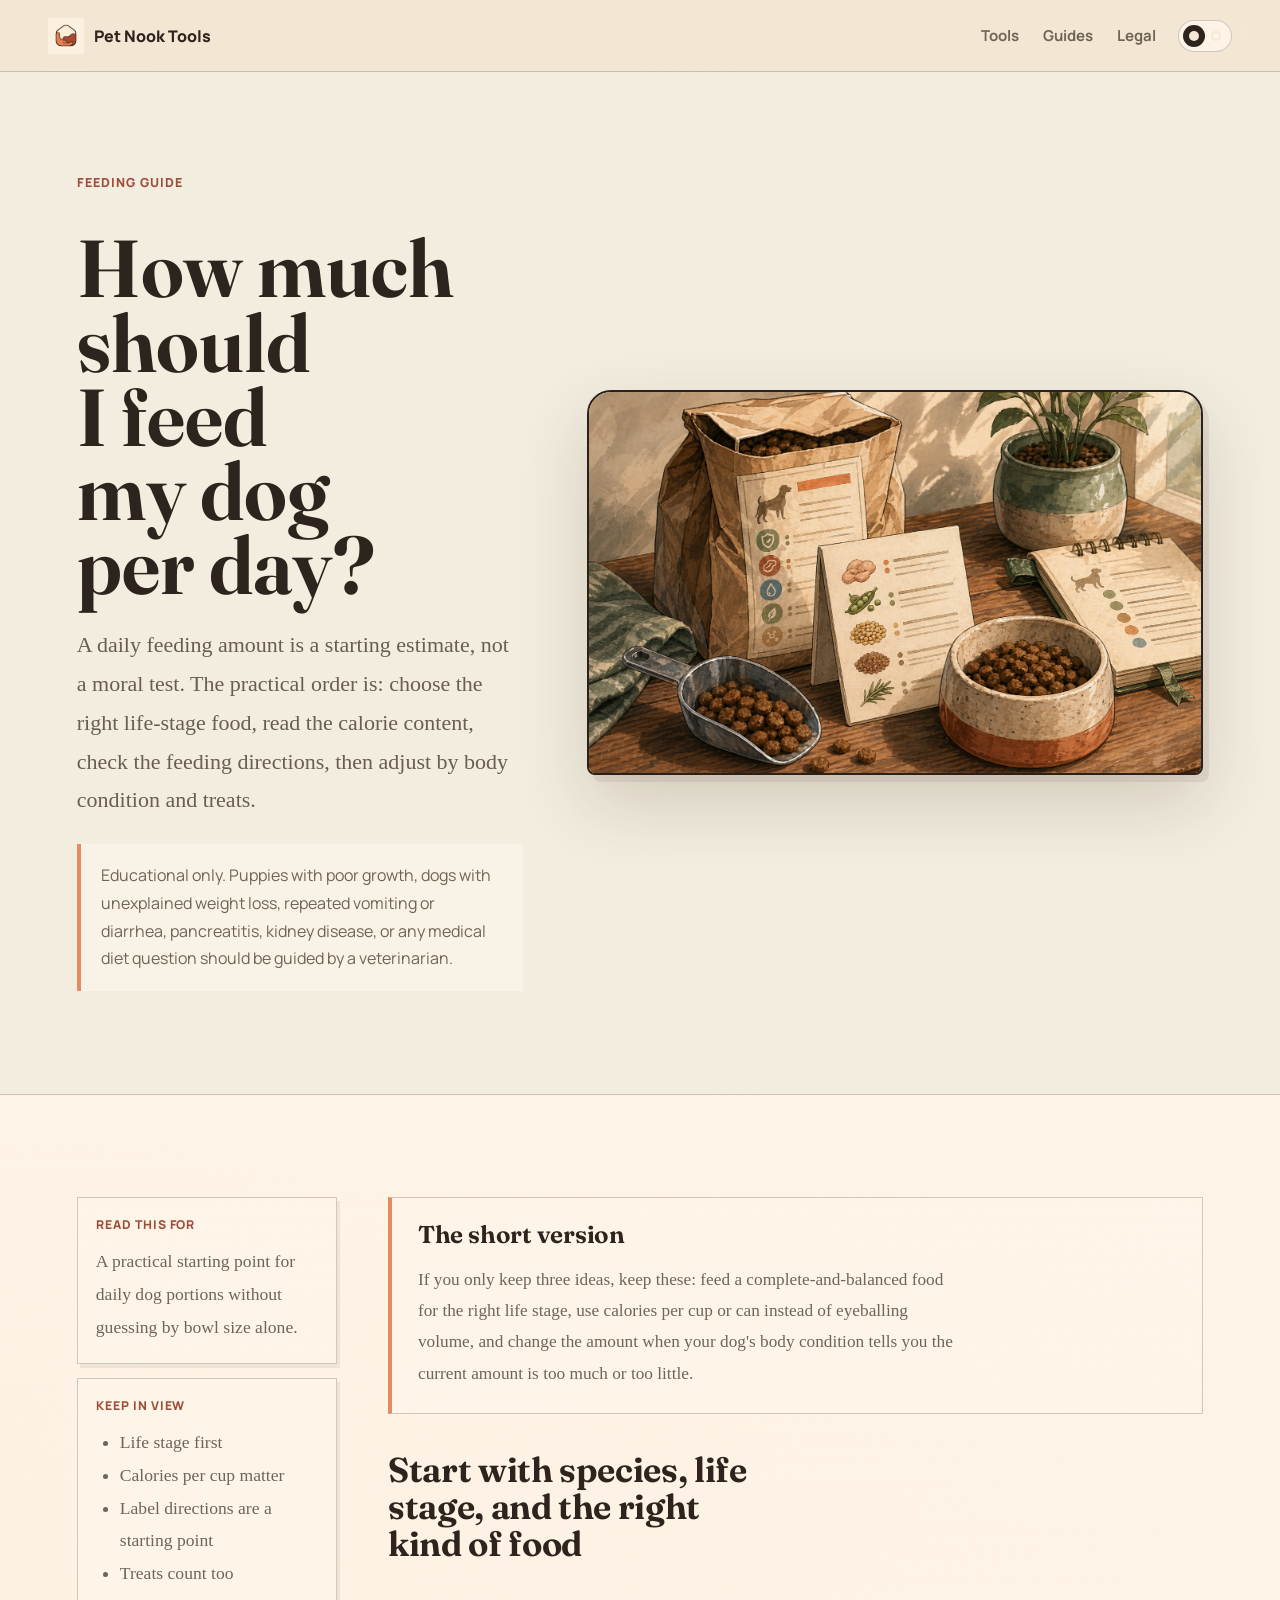
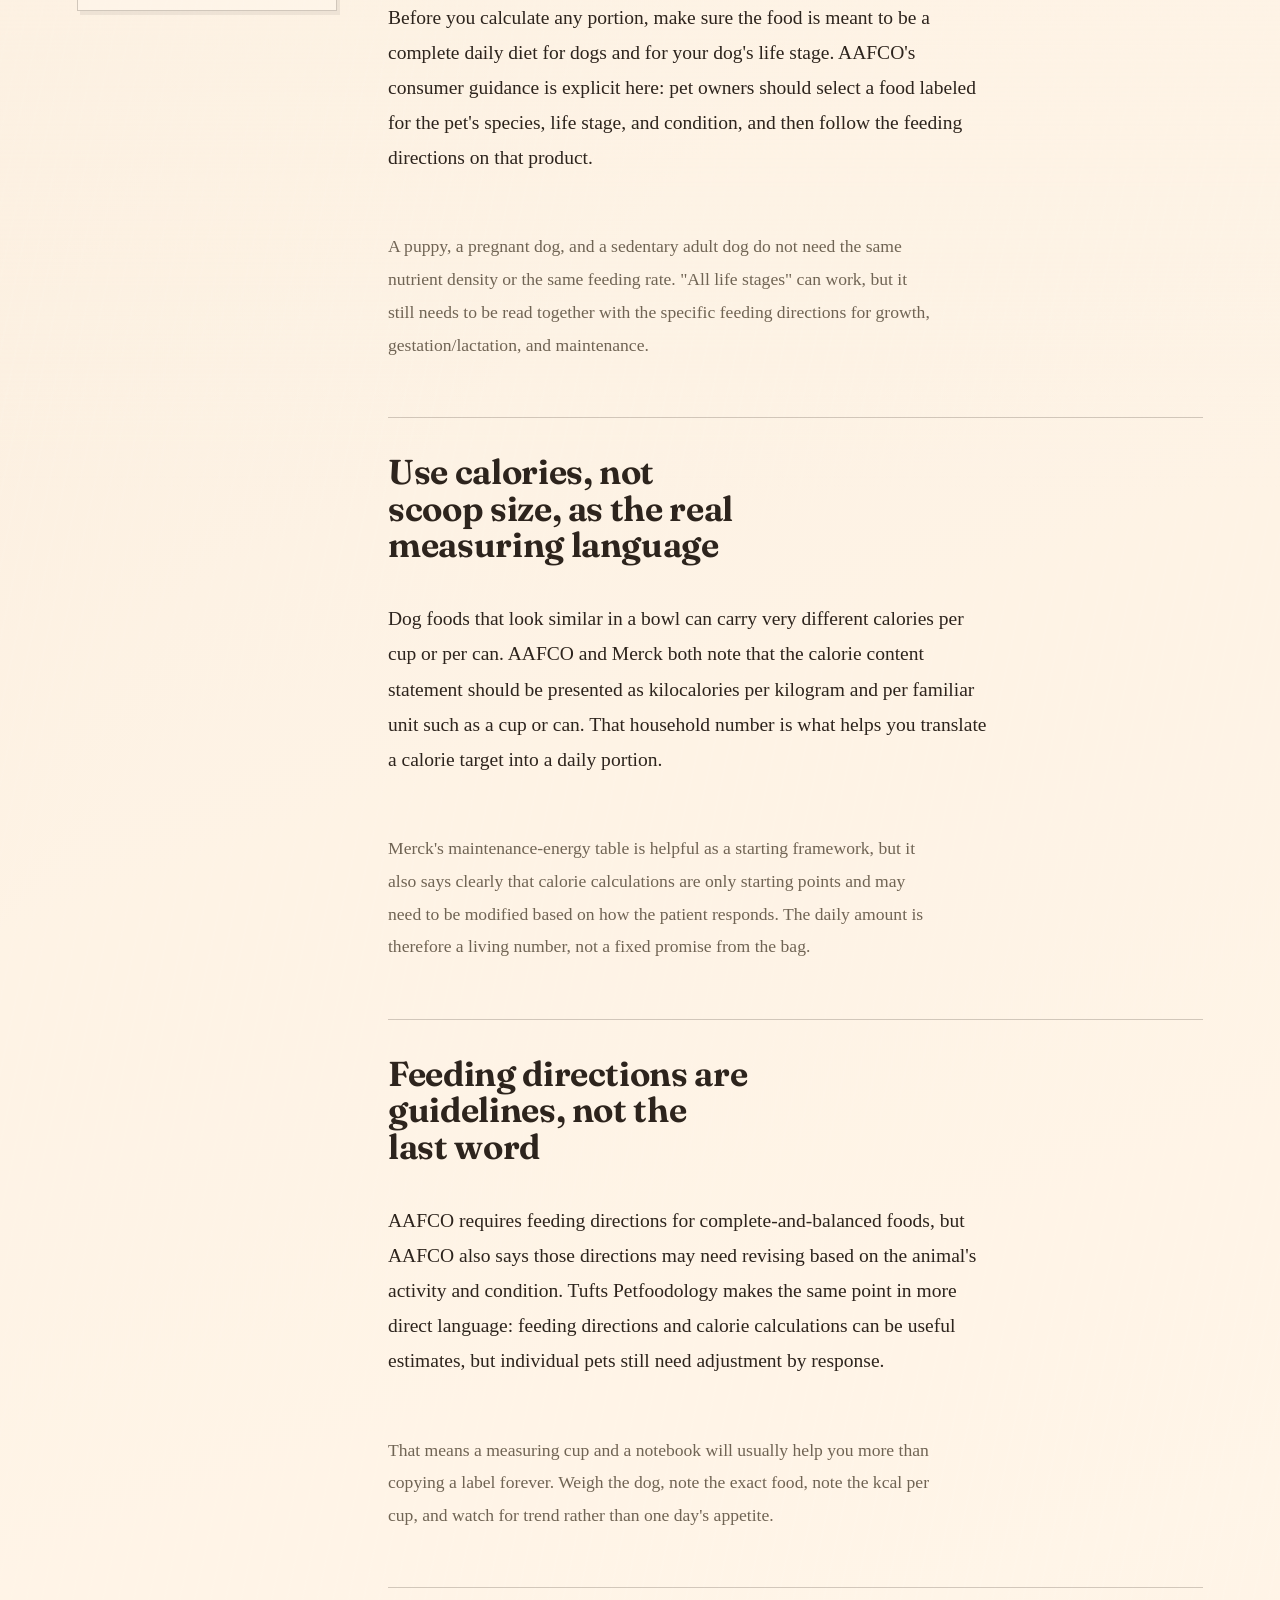
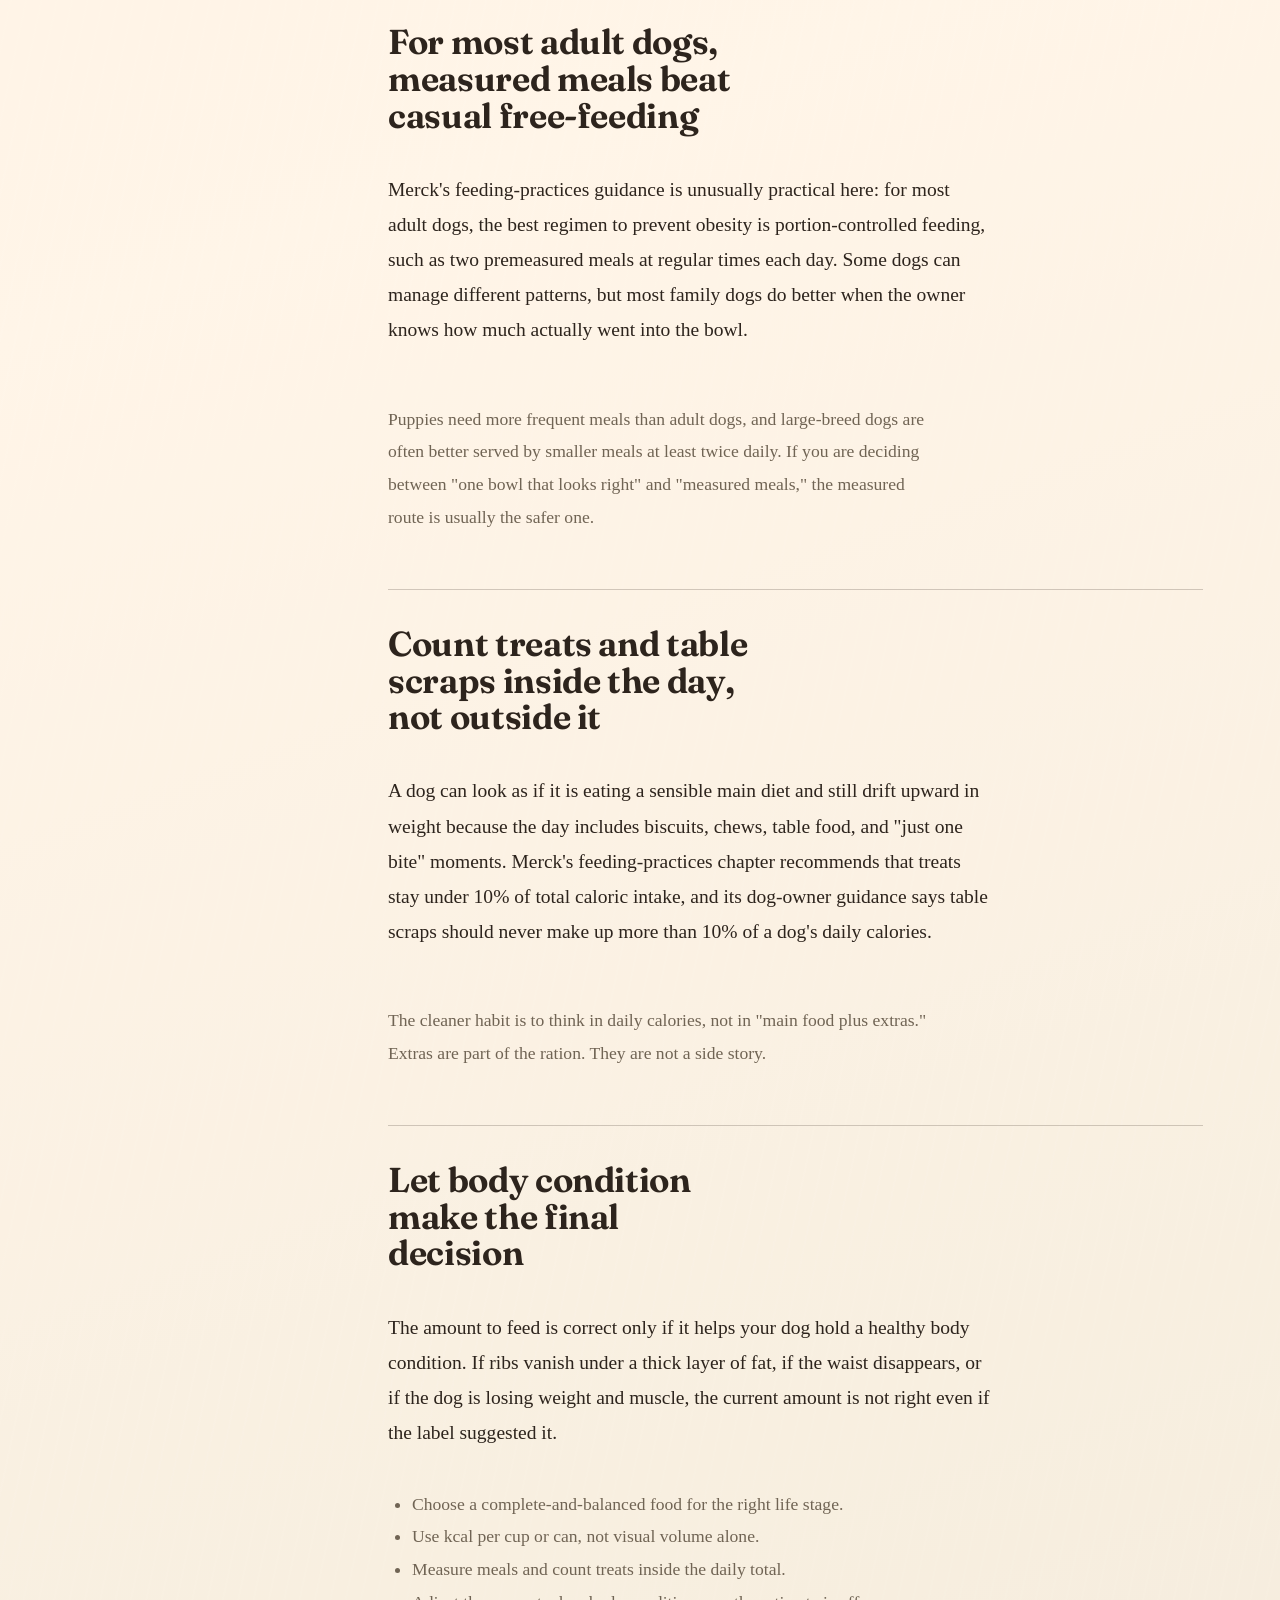
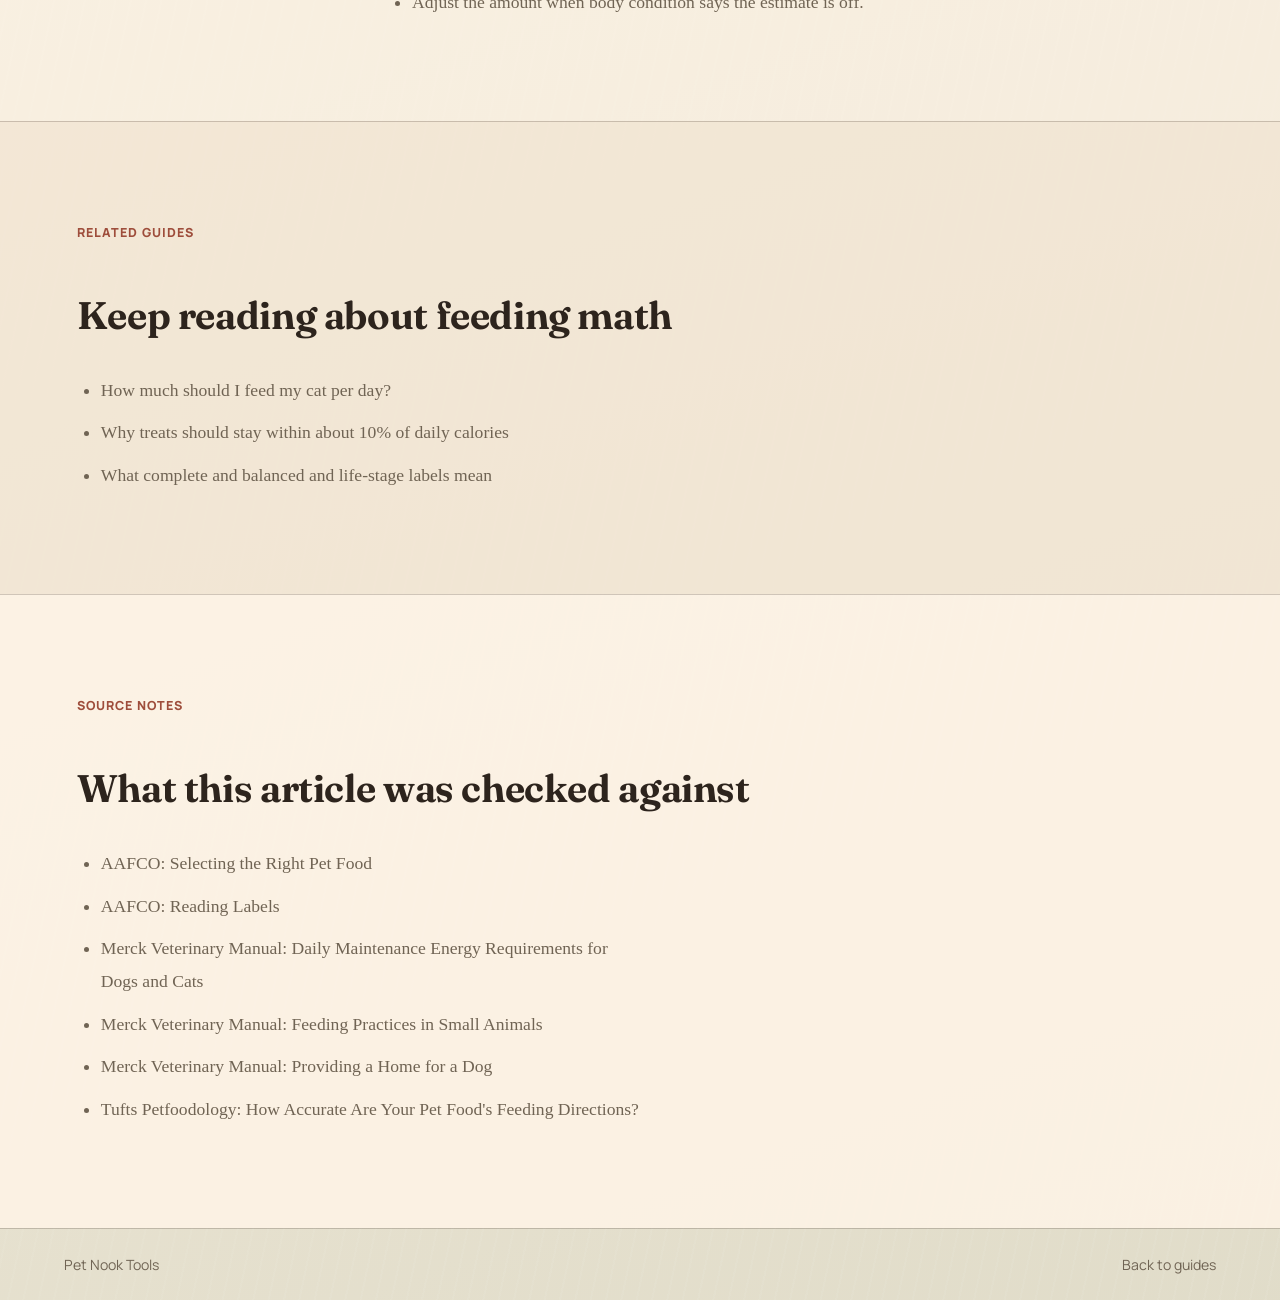
<file: articles/dog-food-label.html>
<!doctype html>
<html lang="en" data-theme="light">
  <head>
    <meta charset="utf-8" />
    <meta name="viewport" content="width=device-width, initial-scale=1" />
    <meta
      name="description"
      content="A calm, evidence-based guide to deciding how much to feed a dog per day using life stage, calorie density, feeding directions, and body condition."
    />
    <title>How Much Should I Feed My Dog Per Day? | Pet Nook Tools</title>
    <link rel="icon" href="../assets/logo-mark.png" type="image/png" />
    <link rel="apple-touch-icon" href="../assets/logo-mark.png" />
    <link rel="manifest" href="../site.webmanifest" />
    <meta name="theme-color" content="#8f6b45" />
    <link rel="canonical" href="https://maxchoi528.github.io/petnookguides/articles/dog-food-label.html" />
    <meta property="og:type" content="article" />
    <meta property="og:title" content="How Much Should I Feed My Dog Per Day? | Pet Nook Tools" />
    <meta property="og:description" content="A calm, evidence-based guide to deciding how much to feed a dog per day using life stage, calorie density, feeding directions, and body condition." />
    <meta property="og:url" content="https://maxchoi528.github.io/petnookguides/articles/dog-food-label.html" />
    <meta property="og:image" content="https://maxchoi528.github.io/petnookguides/assets/article-dog-food-label.png" />
    <meta name="twitter:card" content="summary_large_image" />
    <script async src="https://www.googletagmanager.com/gtag/js?id=G-QK94DML4WH"></script>
    <script>
      window.dataLayer = window.dataLayer || [];
      function gtag(){dataLayer.push(arguments);}
      gtag("js", new Date());
      gtag("config", "G-QK94DML4WH");
    </script>
    <link rel="preconnect" href="https://fonts.googleapis.com" />
    <link rel="preconnect" href="https://fonts.gstatic.com" crossorigin />
    <link
      href="https://fonts.googleapis.com/css2?family=Fraunces:opsz,wght@9..144,500;9..144,650&family=Manrope:wght@400;500;600;700&display=swap"
      rel="stylesheet"
    />
    <link rel="stylesheet" href="../styles.css" />
    <script type="application/ld+json">
      {"@context":"https://schema.org","@type":"Article","headline":"How Much Should I Feed My Dog Per Day?","description":"A calm, evidence-based guide to deciding how much to feed a dog per day using life stage, calorie density, feeding directions, and body condition.","image":"https://maxchoi528.github.io/petnookguides/assets/article-dog-food-label.png","datePublished":"2026-04-24","dateModified":"2026-04-24","author":{"@type":"Organization","name":"Pet Nook Tools"},"publisher":{"@type":"Organization","name":"Pet Nook Tools","logo":{"@type":"ImageObject","url":"https://maxchoi528.github.io/petnookguides/assets/logo-mark.png"}},"mainEntityOfPage":"https://maxchoi528.github.io/petnookguides/articles/dog-food-label.html"}
    </script>
  </head>
  <body>
    <header class="site-header" aria-label="Primary">
      <a class="brand" href="../index.html" aria-label="Pet Nook Tools home">
        <img class="brand-logo" src="../assets/logo-mark.png" alt="" aria-hidden="true" />
        <span>Pet Nook Tools</span>
      </a>
      <nav class="nav-links" aria-label="Site sections">
        <a href="../index.html#tools">Tools</a>
        <a href="../guides.html">Guides</a>
        <a href="../legal.html">Legal</a>
      </nav>
      <button class="theme-toggle" type="button" aria-label="Switch to dark mode" aria-pressed="false">
        <span class="toggle-sun" aria-hidden="true"></span>
        <span class="toggle-moon" aria-hidden="true"></span>
      </button>
    </header>

    <main class="article-page">
      <section class="article-hero" aria-labelledby="article-title">
        <div class="article-hero-copy">
          <p class="section-kicker">feeding guide</p>
          <h1 id="article-title"><span>How much should</span><span>I feed my dog</span><span>per day?</span></h1>
          <p class="article-dek">
            A daily feeding amount is a starting estimate, not a moral test. The practical order is: choose the right life-stage food,
            read the calorie content, check the feeding directions, then adjust by body condition and treats.
          </p>
          <p class="article-note">
            Educational only. Puppies with poor growth, dogs with unexplained weight loss, repeated vomiting or diarrhea, pancreatitis,
            kidney disease, or any medical diet question should be guided by a veterinarian.
          </p>
        </div>
        <div class="article-cover-frame">
          <img src="../assets/article-dog-food-label.png" alt="Editorial still life with a dog food bag, portion scoop, bowl of kibble, and feeding notes on a warm desk." />
        </div>
      </section>

      <section class="article-body">
        <div class="article-body-grid">
          <aside class="article-rail" aria-label="Reading guide">
            <div class="article-rail-card">
              <strong>Read this for</strong>
              <p>A practical starting point for daily dog portions without guessing by bowl size alone.</p>
            </div>
            <div class="article-rail-card">
              <strong>Keep in view</strong>
              <ul>
                <li>Life stage first</li>
                <li>Calories per cup matter</li>
                <li>Label directions are a starting point</li>
                <li>Treats count too</li>
              </ul>
            </div>
          </aside>
          <div class="article-shell article-prose">
            <div class="article-callout">
              <h2>The short version</h2>
              <p>
                If you only keep three ideas, keep these: feed a complete-and-balanced food for the right life stage, use calories per cup
                or can instead of eyeballing volume, and change the amount when your dog's body condition tells you the current amount is
                too much or too little.
              </p>
            </div>

            <section>
              <h2>Start with species, life stage, and the right kind of food</h2>
              <p>
                Before you calculate any portion, make sure the food is meant to be a complete daily diet for dogs and for your dog's life
                stage. AAFCO's consumer guidance is explicit here: pet owners should select a food labeled for the pet's species, life
                stage, and condition, and then follow the feeding directions on that product.
              </p>
              <p>
                A puppy, a pregnant dog, and a sedentary adult dog do not need the same nutrient density or the same feeding rate.
                "All life stages" can work, but it still needs to be read together with the specific feeding directions for growth,
                gestation/lactation, and maintenance.
              </p>
            </section>

            <section>
              <h2>Use calories, not scoop size, as the real measuring language</h2>
              <p>
                Dog foods that look similar in a bowl can carry very different calories per cup or per can. AAFCO and Merck both note
                that the calorie content statement should be presented as kilocalories per kilogram and per familiar unit such as a cup or
                can. That household number is what helps you translate a calorie target into a daily portion.
              </p>
              <p>
                Merck's maintenance-energy table is helpful as a starting framework, but it also says clearly that calorie calculations
                are only starting points and may need to be modified based on how the patient responds. The daily amount is therefore a
                living number, not a fixed promise from the bag.
              </p>
            </section>

            <section>
              <h2>Feeding directions are guidelines, not the last word</h2>
              <p>
                AAFCO requires feeding directions for complete-and-balanced foods, but AAFCO also says those directions may need revising
                based on the animal's activity and condition. Tufts Petfoodology makes the same point in more direct language: feeding
                directions and calorie calculations can be useful estimates, but individual pets still need adjustment by response.
              </p>
              <p>
                That means a measuring cup and a notebook will usually help you more than copying a label forever. Weigh the dog, note the
                exact food, note the kcal per cup, and watch for trend rather than one day's appetite.
              </p>
            </section>

            <section>
              <h2>For most adult dogs, measured meals beat casual free-feeding</h2>
              <p>
                Merck's feeding-practices guidance is unusually practical here: for most adult dogs, the best regimen to prevent obesity is
                portion-controlled feeding, such as two premeasured meals at regular times each day. Some dogs can manage different
                patterns, but most family dogs do better when the owner knows how much actually went into the bowl.
              </p>
              <p>
                Puppies need more frequent meals than adult dogs, and large-breed dogs are often better served by smaller meals at least
                twice daily. If you are deciding between "one bowl that looks right" and "measured meals," the measured route is usually
                the safer one.
              </p>
            </section>

            <section>
              <h2>Count treats and table scraps inside the day, not outside it</h2>
              <p>
                A dog can look as if it is eating a sensible main diet and still drift upward in weight because the day includes biscuits,
                chews, table food, and "just one bite" moments. Merck's feeding-practices chapter recommends that treats stay under 10% of
                total caloric intake, and its dog-owner guidance says table scraps should never make up more than 10% of a dog's daily
                calories.
              </p>
              <p>
                The cleaner habit is to think in daily calories, not in "main food plus extras." Extras are part of the ration. They are
                not a side story.
              </p>
            </section>

            <section>
              <h2>Let body condition make the final decision</h2>
              <p>
                The amount to feed is correct only if it helps your dog hold a healthy body condition. If ribs vanish under a thick layer
                of fat, if the waist disappears, or if the dog is losing weight and muscle, the current amount is not right even if the
                label suggested it.
              </p>
              <ul>
                <li>Choose a complete-and-balanced food for the right life stage.</li>
                <li>Use kcal per cup or can, not visual volume alone.</li>
                <li>Measure meals and count treats inside the daily total.</li>
                <li>Adjust the amount when body condition says the estimate is off.</li>
              </ul>
            </section>
          </div>
        </div>
      </section>

      <section class="article-related" aria-labelledby="related-title">
        <div class="article-shell">
          <p class="section-kicker">related guides</p>
          <h2 id="related-title">Keep reading about feeding math</h2>
          <ul class="related-list">
            <li><a href="./cat-food-label.html">How much should I feed my cat per day?</a></li>
            <li><a href="./trustworthy-recommendation-page.html">Why treats should stay within about 10% of daily calories</a></li>
            <li><a href="./complete-and-balanced.html">What complete and balanced and life-stage labels mean</a></li>
          </ul>
        </div>
      </section>

      <section class="article-sources" aria-labelledby="sources-title">
        <div class="article-shell">
          <p class="section-kicker">source notes</p>
          <h2 id="sources-title">What this article was checked against</h2>
          <ul class="source-list">
            <li><a href="https://www.aafco.org/consumers/understanding-pet-food/selecting-the-right-pet-food/" target="_blank" rel="noreferrer">AAFCO: Selecting the Right Pet Food</a></li>
            <li><a href="https://www.aafco.org/consumers/understanding-pet-food/reading-labels/" target="_blank" rel="noreferrer">AAFCO: Reading Labels</a></li>
            <li><a href="https://www.merckvetmanual.com/multimedia/table/daily-maintenance-energy-requirements-for-dogs-and-cats" target="_blank" rel="noreferrer">Merck Veterinary Manual: Daily Maintenance Energy Requirements for Dogs and Cats</a></li>
            <li><a href="https://www.merckvetmanual.com/management-and-nutrition/nutrition-small-animals/feeding-practices-in-small-animals" target="_blank" rel="noreferrer">Merck Veterinary Manual: Feeding Practices in Small Animals</a></li>
            <li><a href="https://www.merckvetmanual.com/dog-owners/selecting-and-providing-a-home-for-a-dog/providing-a-home-for-a-dog" target="_blank" rel="noreferrer">Merck Veterinary Manual: Providing a Home for a Dog</a></li>
            <li><a href="https://sites.tufts.edu/petfoodology/2019/04/22/accuracy-of-feeding-directions/" target="_blank" rel="noreferrer">Tufts Petfoodology: How Accurate Are Your Pet Food's Feeding Directions?</a></li>
          </ul>
        </div>
      </section>
    </main>

    <footer class="site-footer">
      <p>Pet Nook Tools</p>
      <p><a href="../guides.html">Back to guides</a></p>
    </footer>
    <script src="../script.js"></script>
  </body>
</html>
</file>
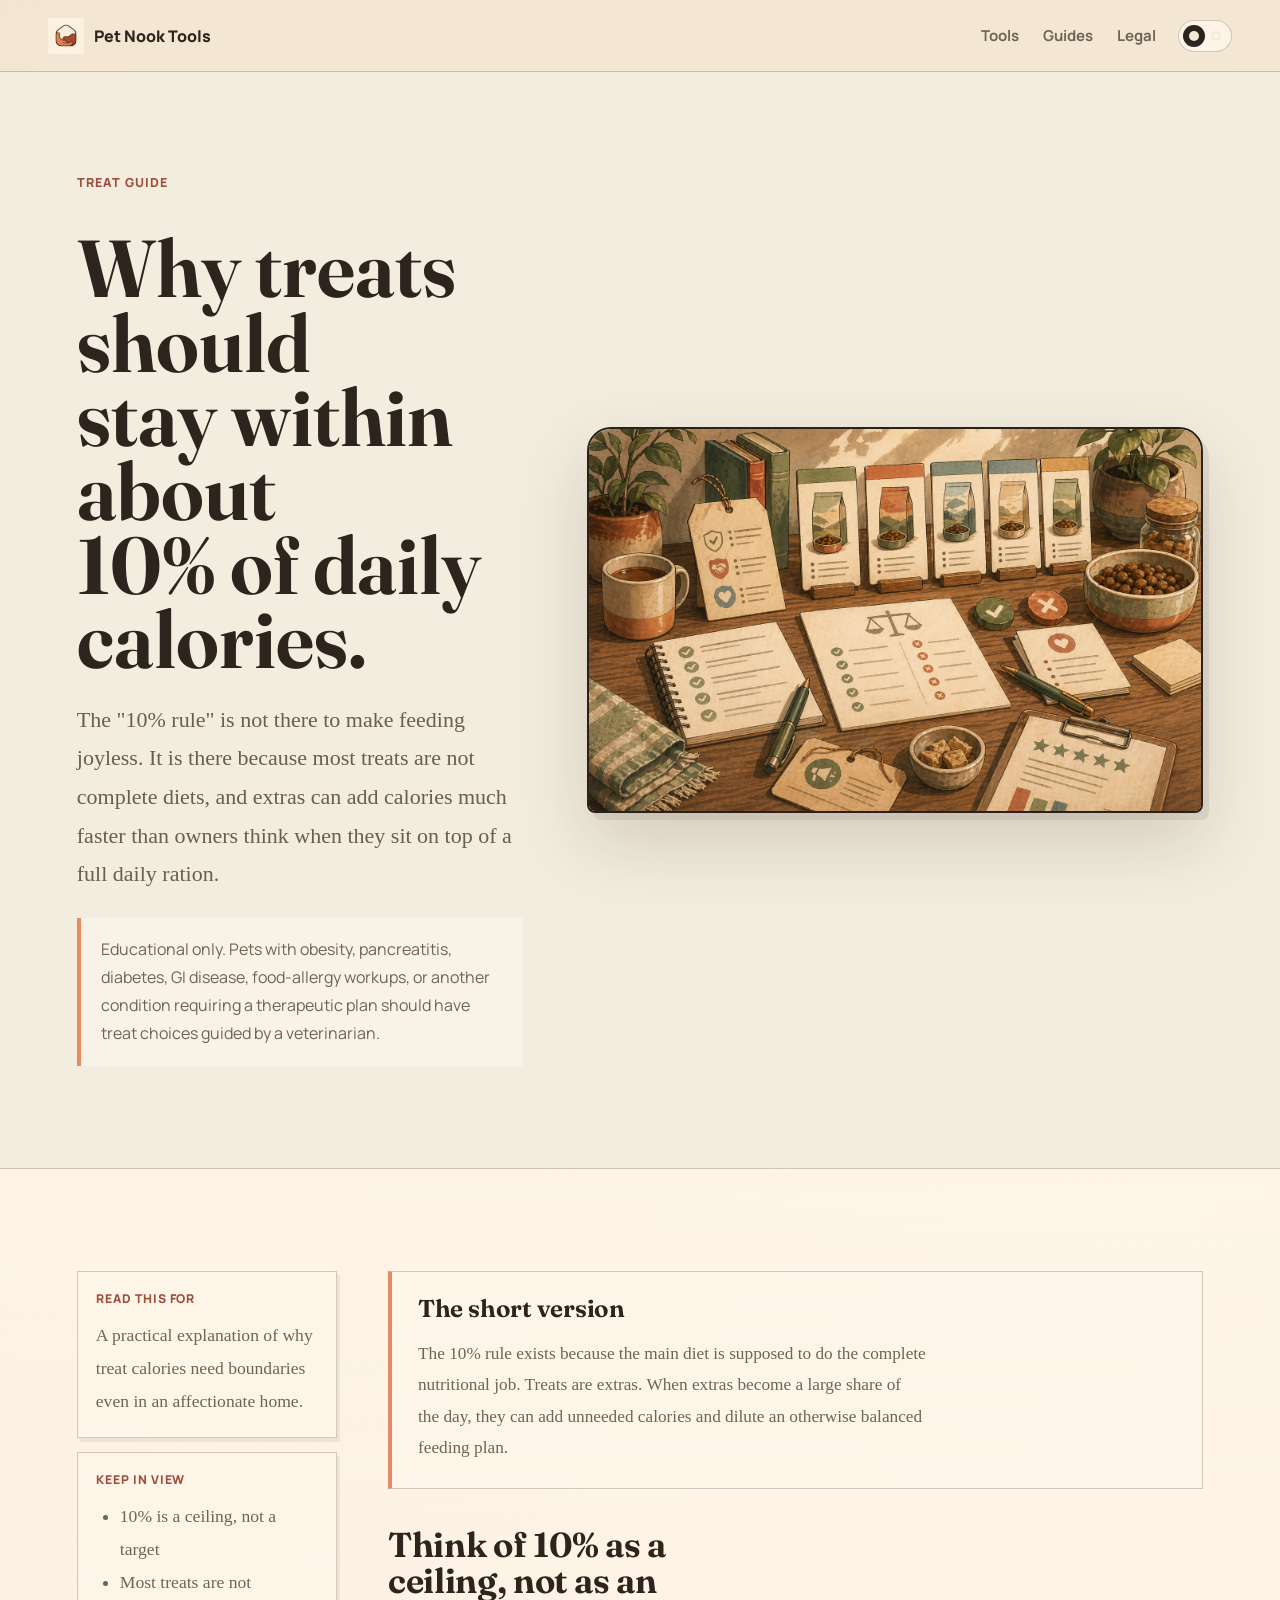
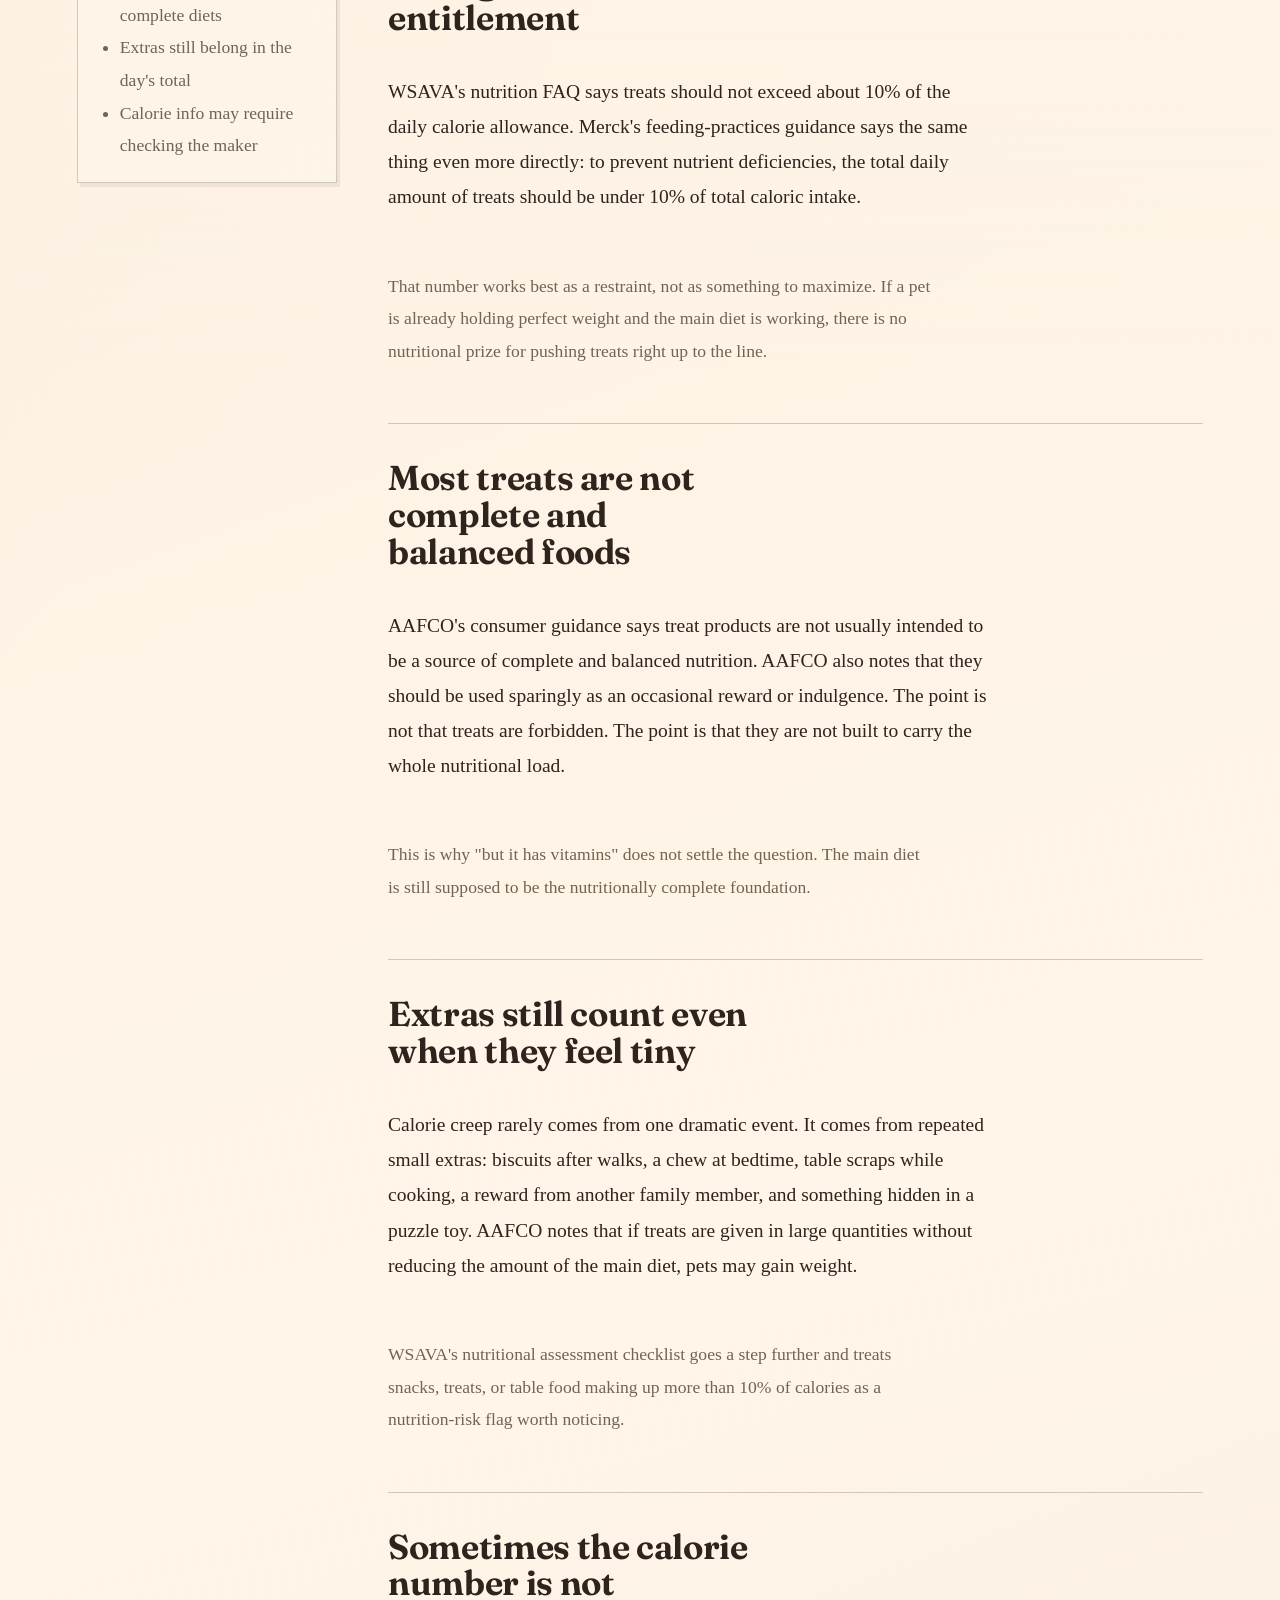
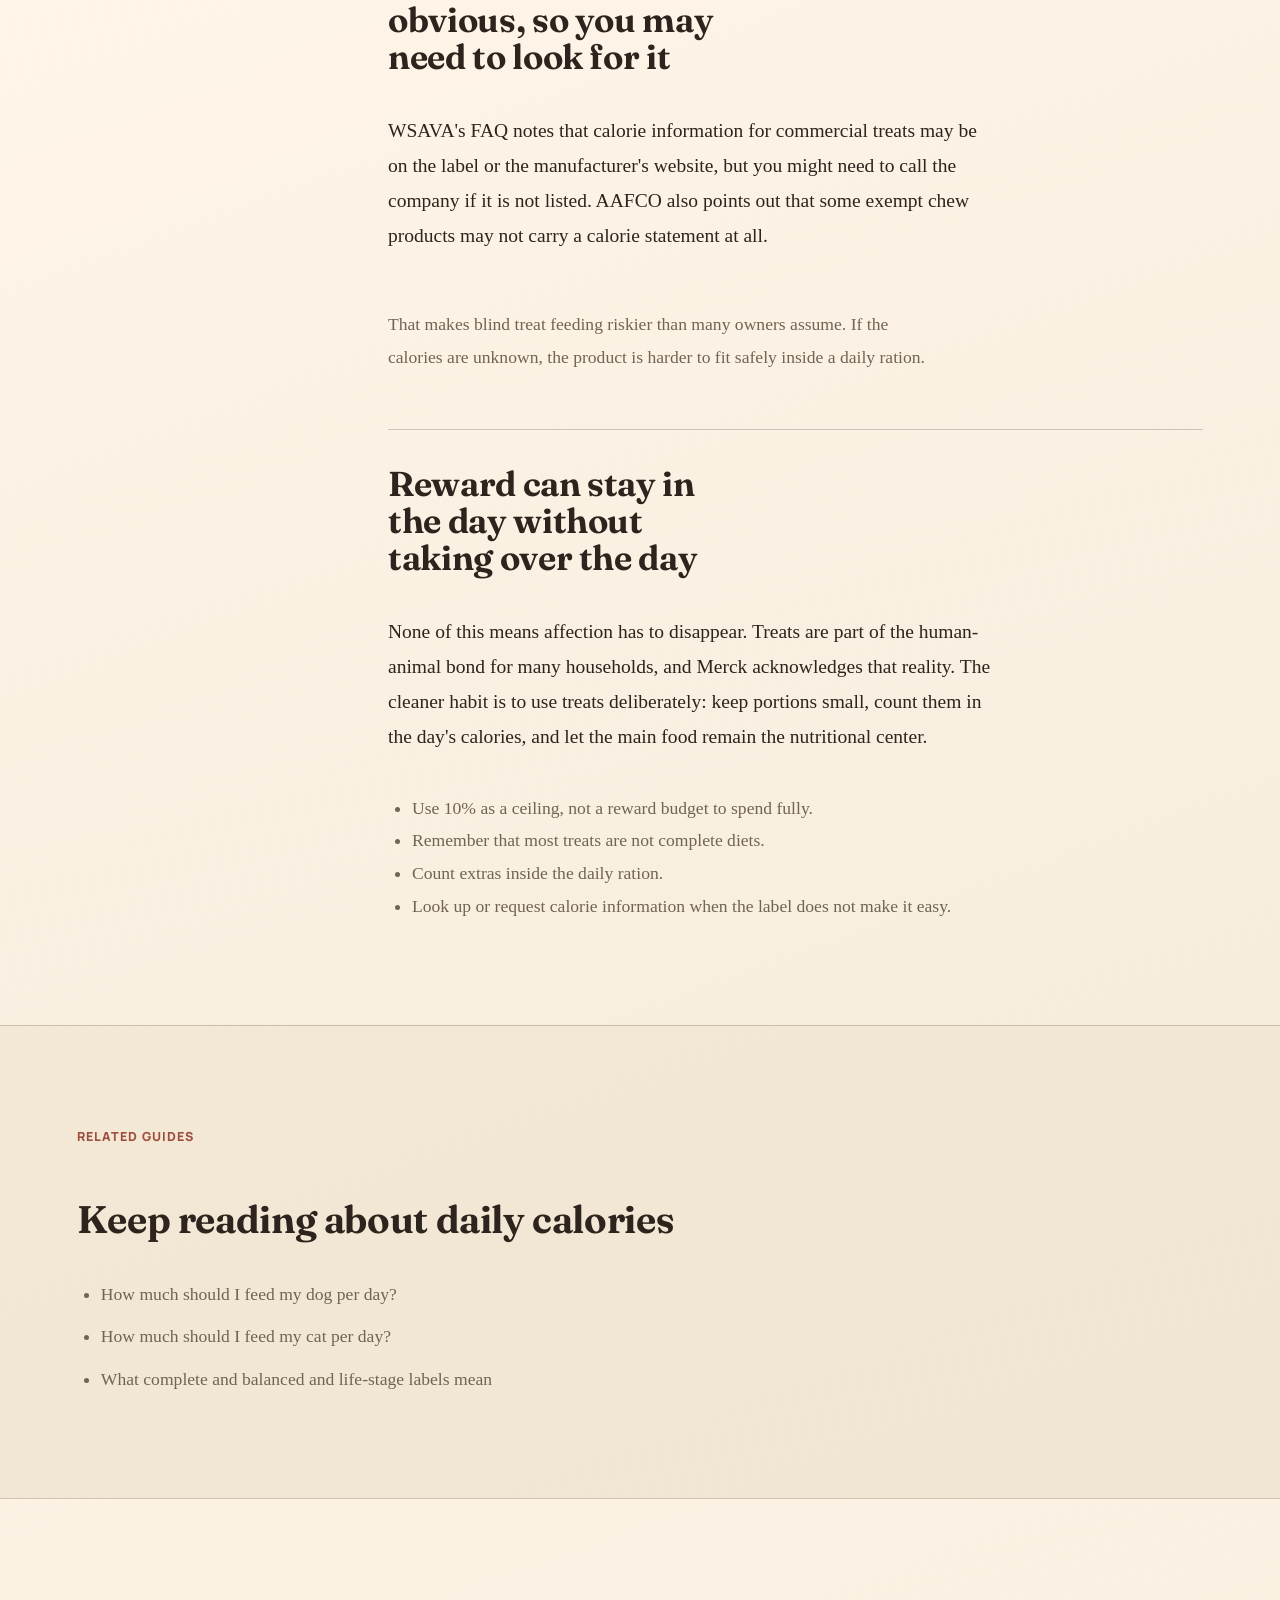
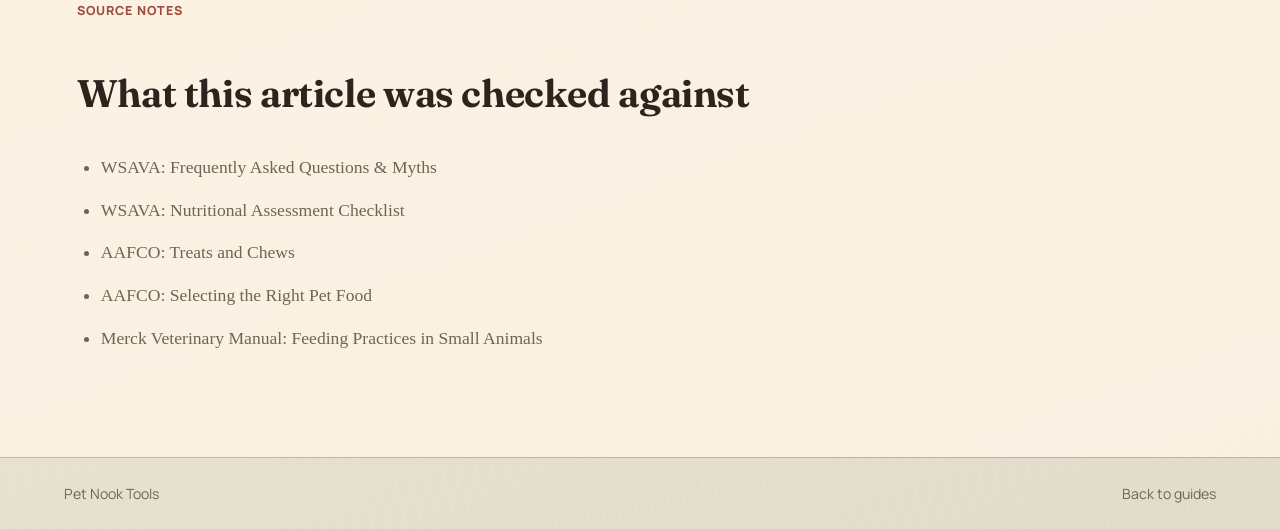
<file: articles/trustworthy-recommendation-page.html>
<!doctype html>
<html lang="en" data-theme="light">
  <head>
    <meta charset="utf-8" />
    <meta name="viewport" content="width=device-width, initial-scale=1" />
    <meta
      name="description"
      content="A plain-language guide to why treats should stay within about 10% of a pet's daily calories and how to keep extras from quietly replacing the main diet."
    />
    <title>Why Pet Treats Should Stay Near 10% of Calories | Pet Nook Tools</title>
    <link rel="icon" href="../assets/logo-mark.png" type="image/png" />
    <link rel="apple-touch-icon" href="../assets/logo-mark.png" />
    <link rel="manifest" href="../site.webmanifest" />
    <meta name="theme-color" content="#8f6b45" />
    <link rel="canonical" href="https://maxchoi528.github.io/petnookguides/articles/trustworthy-recommendation-page.html" />
    <meta property="og:type" content="article" />
    <meta property="og:title" content="Why Pet Treats Should Stay Near 10% of Calories | Pet Nook Tools" />
    <meta property="og:description" content="A plain-language guide to why treats should stay within about 10% of a pet's daily calories and how to keep extras from quietly replacing the main diet." />
    <meta property="og:url" content="https://maxchoi528.github.io/petnookguides/articles/trustworthy-recommendation-page.html" />
    <meta property="og:image" content="https://maxchoi528.github.io/petnookguides/assets/article-trustworthy-page.png" />
    <meta name="twitter:card" content="summary_large_image" />
    <script async src="https://www.googletagmanager.com/gtag/js?id=G-QK94DML4WH"></script>
    <script>
      window.dataLayer = window.dataLayer || [];
      function gtag(){dataLayer.push(arguments);}
      gtag("js", new Date());
      gtag("config", "G-QK94DML4WH");
    </script>
    <link rel="preconnect" href="https://fonts.googleapis.com" />
    <link rel="preconnect" href="https://fonts.gstatic.com" crossorigin />
    <link
      href="https://fonts.googleapis.com/css2?family=Fraunces:opsz,wght@9..144,500;9..144,650&family=Manrope:wght@400;500;600;700&display=swap"
      rel="stylesheet"
    />
    <link rel="stylesheet" href="../styles.css" />
    <script type="application/ld+json">
      {"@context":"https://schema.org","@type":"Article","headline":"Why Pet Treats Should Stay Near 10% of Calories","description":"A plain-language guide to why treats should stay within about 10% of a pet's daily calories and how to keep extras from quietly replacing the main diet.","image":"https://maxchoi528.github.io/petnookguides/assets/article-trustworthy-page.png","datePublished":"2026-04-24","dateModified":"2026-04-24","author":{"@type":"Organization","name":"Pet Nook Tools"},"publisher":{"@type":"Organization","name":"Pet Nook Tools","logo":{"@type":"ImageObject","url":"https://maxchoi528.github.io/petnookguides/assets/logo-mark.png"}},"mainEntityOfPage":"https://maxchoi528.github.io/petnookguides/articles/trustworthy-recommendation-page.html"}
    </script>
  </head>
  <body>
    <header class="site-header" aria-label="Primary">
      <a class="brand" href="../index.html" aria-label="Pet Nook Tools home">
        <img class="brand-logo" src="../assets/logo-mark.png" alt="" aria-hidden="true" />
        <span>Pet Nook Tools</span>
      </a>
      <nav class="nav-links" aria-label="Site sections">
        <a href="../index.html#tools">Tools</a>
        <a href="../guides.html">Guides</a>
        <a href="../legal.html">Legal</a>
      </nav>
      <button class="theme-toggle" type="button" aria-label="Switch to dark mode" aria-pressed="false">
        <span class="toggle-sun" aria-hidden="true"></span>
        <span class="toggle-moon" aria-hidden="true"></span>
      </button>
    </header>

    <main class="article-page">
      <section class="article-hero" aria-labelledby="article-title">
        <div class="article-hero-copy">
          <p class="section-kicker">treat guide</p>
          <h1 id="article-title"><span>Why treats should</span><span>stay within about</span><span>10% of daily calories.</span></h1>
          <p class="article-dek">
            The "10% rule" is not there to make feeding joyless. It is there because most treats are not complete diets, and extras can
            add calories much faster than owners think when they sit on top of a full daily ration.
          </p>
          <p class="article-note">
            Educational only. Pets with obesity, pancreatitis, diabetes, GI disease, food-allergy workups, or another condition requiring
            a therapeutic plan should have treat choices guided by a veterinarian.
          </p>
        </div>
        <div class="article-cover-frame">
          <img src="../assets/article-trustworthy-page.png" alt="Editorial still life with treat bowls, feeding checklist notes, comparison cards, and a scale on a warm desk." />
        </div>
      </section>

      <section class="article-body">
        <div class="article-body-grid">
          <aside class="article-rail" aria-label="Reading guide">
            <div class="article-rail-card">
              <strong>Read this for</strong>
              <p>A practical explanation of why treat calories need boundaries even in an affectionate home.</p>
            </div>
            <div class="article-rail-card">
              <strong>Keep in view</strong>
              <ul>
                <li>10% is a ceiling, not a target</li>
                <li>Most treats are not complete diets</li>
                <li>Extras still belong in the day's total</li>
                <li>Calorie info may require checking the maker</li>
              </ul>
            </div>
          </aside>
          <div class="article-shell article-prose">
            <div class="article-callout">
              <h2>The short version</h2>
              <p>
                The 10% rule exists because the main diet is supposed to do the complete nutritional job. Treats are extras. When extras
                become a large share of the day, they can add unneeded calories and dilute an otherwise balanced feeding plan.
              </p>
            </div>

            <section>
              <h2>Think of 10% as a ceiling, not as an entitlement</h2>
              <p>
                WSAVA's nutrition FAQ says treats should not exceed about 10% of the daily calorie allowance. Merck's feeding-practices
                guidance says the same thing even more directly: to prevent nutrient deficiencies, the total daily amount of treats should
                be under 10% of total caloric intake.
              </p>
              <p>
                That number works best as a restraint, not as something to maximize. If a pet is already holding perfect weight and the
                main diet is working, there is no nutritional prize for pushing treats right up to the line.
              </p>
            </section>

            <section>
              <h2>Most treats are not complete and balanced foods</h2>
              <p>
                AAFCO's consumer guidance says treat products are not usually intended to be a source of complete and balanced nutrition.
                AAFCO also notes that they should be used sparingly as an occasional reward or indulgence. The point is not that treats are
                forbidden. The point is that they are not built to carry the whole nutritional load.
              </p>
              <p>
                This is why "but it has vitamins" does not settle the question. The main diet is still supposed to be the nutritionally
                complete foundation.
              </p>
            </section>

            <section>
              <h2>Extras still count even when they feel tiny</h2>
              <p>
                Calorie creep rarely comes from one dramatic event. It comes from repeated small extras: biscuits after walks, a chew at
                bedtime, table scraps while cooking, a reward from another family member, and something hidden in a puzzle toy. AAFCO notes
                that if treats are given in large quantities without reducing the amount of the main diet, pets may gain weight.
              </p>
              <p>
                WSAVA's nutritional assessment checklist goes a step further and treats snacks, treats, or table food making up more than
                10% of calories as a nutrition-risk flag worth noticing.
              </p>
            </section>

            <section>
              <h2>Sometimes the calorie number is not obvious, so you may need to look for it</h2>
              <p>
                WSAVA's FAQ notes that calorie information for commercial treats may be on the label or the manufacturer's website, but you
                might need to call the company if it is not listed. AAFCO also points out that some exempt chew products may not carry a
                calorie statement at all.
              </p>
              <p>
                That makes blind treat feeding riskier than many owners assume. If the calories are unknown, the product is harder to fit
                safely inside a daily ration.
              </p>
            </section>

            <section>
              <h2>Reward can stay in the day without taking over the day</h2>
              <p>
                None of this means affection has to disappear. Treats are part of the human-animal bond for many households, and Merck
                acknowledges that reality. The cleaner habit is to use treats deliberately: keep portions small, count them in the day's
                calories, and let the main food remain the nutritional center.
              </p>
              <ul>
                <li>Use 10% as a ceiling, not a reward budget to spend fully.</li>
                <li>Remember that most treats are not complete diets.</li>
                <li>Count extras inside the daily ration.</li>
                <li>Look up or request calorie information when the label does not make it easy.</li>
              </ul>
            </section>
          </div>
        </div>
      </section>

      <section class="article-related" aria-labelledby="related-title">
        <div class="article-shell">
          <p class="section-kicker">related guides</p>
          <h2 id="related-title">Keep reading about daily calories</h2>
          <ul class="related-list">
            <li><a href="./dog-food-label.html">How much should I feed my dog per day?</a></li>
            <li><a href="./cat-food-label.html">How much should I feed my cat per day?</a></li>
            <li><a href="./complete-and-balanced.html">What complete and balanced and life-stage labels mean</a></li>
          </ul>
        </div>
      </section>

      <section class="article-sources" aria-labelledby="sources-title">
        <div class="article-shell">
          <p class="section-kicker">source notes</p>
          <h2 id="sources-title">What this article was checked against</h2>
          <ul class="source-list">
            <li><a href="https://wsava.org/wp-content/uploads/2020/01/Frequently-Asked-Questions-and-Myths.pdf" target="_blank" rel="noreferrer">WSAVA: Frequently Asked Questions &amp; Myths</a></li>
            <li><a href="https://wsava.org/wp-content/uploads/2020/01/Nutritional-Assessment-Checklist.pdf" target="_blank" rel="noreferrer">WSAVA: Nutritional Assessment Checklist</a></li>
            <li><a href="https://www.aafco.org/consumers/understanding-pet-food/treats-and-chews/" target="_blank" rel="noreferrer">AAFCO: Treats and Chews</a></li>
            <li><a href="https://www.aafco.org/consumers/understanding-pet-food/selecting-the-right-pet-food/" target="_blank" rel="noreferrer">AAFCO: Selecting the Right Pet Food</a></li>
            <li><a href="https://www.merckvetmanual.com/management-and-nutrition/nutrition-small-animals/feeding-practices-in-small-animals" target="_blank" rel="noreferrer">Merck Veterinary Manual: Feeding Practices in Small Animals</a></li>
          </ul>
        </div>
      </section>
    </main>

    <footer class="site-footer">
      <p>Pet Nook Tools</p>
      <p><a href="../guides.html">Back to guides</a></p>
    </footer>
    <script src="../script.js"></script>
  </body>
</html>
</file>
<file: styles.css>
:root {
  color-scheme: light;
  --paper: #f4e7d5;
  --paper-soft: #fff5e8;
  --ink: #2d241d;
  --muted: #706454;
  --line: rgba(53, 40, 30, 0.22);
  --stroke: #2b211b;
  --accent: #e58a63;
  --accent-deep: #9e4d3b;
  --sage: #93b19a;
  --clay: #cfa37e;
  --sky: #a9c6d3;
  --tile: rgba(255, 247, 236, 0.76);
  --shadow: 0 28px 70px rgba(73, 48, 29, 0.18), 6px 7px 0 rgba(43, 33, 27, 0.08);
  --radius: 8px;
  --font-display: "Fraunces", Georgia, serif;
  --font-body: "Manrope", system-ui, sans-serif;
  --font-reading: "Iowan Old Style", "Palatino Linotype", "Book Antiqua", Georgia, serif;
}

[data-theme="dark"] {
  color-scheme: dark;
  --paper: #1f201e;
  --paper-soft: #2d2a25;
  --ink: #f6ead8;
  --muted: #cdbfaa;
  --line: rgba(249, 230, 205, 0.18);
  --stroke: #f1dec6;
  --accent: #e99b78;
  --accent-deep: #f4c1a8;
  --sage: #9ebaa3;
  --clay: #b98767;
  --sky: #7697a8;
  --tile: rgba(48, 43, 37, 0.8);
  --shadow: 0 28px 70px rgba(0, 0, 0, 0.36), 5px 6px 0 rgba(241, 222, 198, 0.08);
}

* {
  box-sizing: border-box;
}

html {
  scroll-behavior: smooth;
}

body {
  margin: 0;
  min-width: 320px;
  overflow-x: hidden;
  background:
    repeating-linear-gradient(102deg, rgba(255, 255, 255, 0.05) 0 2px, transparent 2px 15px),
    linear-gradient(132deg, color-mix(in srgb, var(--clay) 18%, transparent), transparent 34%),
    linear-gradient(160deg, var(--paper), var(--paper-soft) 54%, color-mix(in srgb, var(--sage) 20%, var(--paper)));
  color: var(--ink);
  font-family: var(--font-body);
  letter-spacing: 0;
}

main {
  overflow: hidden;
}

a {
  color: inherit;
  text-decoration: none;
}

button,
input {
  font: inherit;
}

.site-header {
  position: sticky;
  top: 0;
  z-index: 20;
  display: grid;
  grid-template-columns: 1fr auto auto;
  align-items: center;
  gap: 22px;
  min-height: 72px;
  padding: 14px clamp(18px, 4vw, 48px);
  background: color-mix(in srgb, var(--paper) 84%, transparent);
  border-bottom: 1px solid var(--line);
  backdrop-filter: blur(18px);
}

.brand,
.nav-links,
.theme-toggle,
.button,
.tool-tile {
  -webkit-tap-highlight-color: transparent;
}

.brand {
  display: inline-flex;
  align-items: center;
  gap: 10px;
  width: fit-content;
  font-weight: 800;
}

.brand-logo {
  width: 36px;
  height: 36px;
  display: block;
  flex: 0 0 auto;
}

.brand-mark {
  width: 30px;
  height: 30px;
  border-radius: 50% 50% 46% 46%;
  background: var(--accent);
  position: relative;
  box-shadow:
    inset 0 -7px 0 rgba(0, 0, 0, 0.1),
    0 0 0 2px var(--stroke);
}

.brand-mark::before,
.brand-mark::after {
  content: "";
  position: absolute;
  top: -6px;
  width: 12px;
  height: 16px;
  border-radius: 10px 10px 3px 3px;
  background: var(--accent);
}

.brand-mark::before {
  left: 2px;
  transform: rotate(-24deg);
}

.brand-mark::after {
  right: 2px;
  transform: rotate(24deg);
}

.nav-links {
  display: flex;
  gap: 24px;
  color: var(--muted);
  font-size: 0.94rem;
  font-weight: 700;
}

.nav-links a {
  transition: color 180ms ease;
}

.nav-links a:hover {
  color: var(--ink);
}

.theme-toggle {
  position: relative;
  width: 54px;
  height: 32px;
  border: 1px solid var(--line);
  border-radius: 999px;
  background: var(--tile);
  cursor: pointer;
  box-shadow: inset 0 0 0 1px rgba(255, 255, 255, 0.18);
}

.theme-toggle::before {
  content: "";
  position: absolute;
  top: 4px;
  left: 4px;
  width: 22px;
  height: 22px;
  border-radius: 50%;
  background: var(--ink);
  transition: transform 220ms ease;
}

[data-theme="dark"] .theme-toggle::before {
  transform: translateX(22px);
}

.toggle-sun,
.toggle-moon {
  position: absolute;
  top: 10px;
  width: 10px;
  height: 10px;
  border-radius: 50%;
}

.toggle-sun {
  left: 10px;
  background: var(--paper);
}

.toggle-moon {
  right: 10px;
  border: 2px solid var(--paper);
}

.hero {
  min-height: calc(100svh - 72px);
  display: grid;
  grid-template-columns: minmax(0, 0.86fr) minmax(340px, 1.14fr);
  align-items: center;
  gap: clamp(34px, 5vw, 72px);
  padding: clamp(36px, 6vw, 80px) clamp(18px, 5vw, 76px) clamp(28px, 5vw, 60px);
  overflow: hidden;
}

.hero-copy {
  max-width: 650px;
  animation: rise-in 700ms ease both;
}

.eyebrow,
.section-kicker {
  margin: 0 0 16px;
  color: var(--accent-deep);
  font-size: 0.78rem;
  font-weight: 800;
  letter-spacing: 0.08em;
  text-transform: uppercase;
}

h1,
h2,
h3,
p {
  text-wrap: pretty;
}

h1,
h2,
h3 {
  margin: 0;
  font-family: var(--font-display);
  font-weight: 650;
  line-height: 0.98;
}

h1 {
  max-width: 13ch;
  font-size: clamp(3.4rem, 7.2vw, 6.6rem);
}

h1 span {
  display: block;
}

h2 {
  font-size: clamp(2.1rem, 4.8vw, 5.2rem);
}

h3 {
  font-size: clamp(1.35rem, 2.2vw, 2rem);
  line-height: 1.06;
}

.hero-text,
.calculator-copy p,
.standards-band p {
  max-width: 610px;
  color: var(--muted);
  font-size: clamp(1rem, 1.4vw, 1.2rem);
  line-height: 1.75;
}

.hero-text {
  margin-top: 18px;
}

.hero-actions {
  display: flex;
  flex-wrap: wrap;
  gap: 12px;
  margin-top: 30px;
}

.button {
  display: inline-flex;
  align-items: center;
  justify-content: center;
  min-height: 46px;
  padding: 0 20px;
  border-radius: var(--radius);
  font-weight: 800;
  transition:
    transform 180ms ease,
    background 180ms ease,
    border-color 180ms ease;
}

.button:hover {
  transform: translateY(-2px);
}

.button.primary {
  background: var(--ink);
  color: var(--paper);
  box-shadow: 4px 5px 0 color-mix(in srgb, var(--accent) 46%, transparent);
}

.button.ghost {
  border: 2px solid var(--line);
  color: var(--ink);
}

.pet-window {
  position: relative;
  min-height: 590px;
  border: 3px solid var(--stroke);
  border-radius: 28px 28px 10px 10px;
  background:
    linear-gradient(175deg, rgba(255, 255, 255, 0.24), transparent 28%),
    repeating-linear-gradient(118deg, rgba(255, 255, 255, 0.08) 0 6px, transparent 6px 22px),
    linear-gradient(180deg, color-mix(in srgb, var(--sky) 74%, var(--paper)) 0 62%, transparent 62%),
    var(--tile);
  box-shadow: var(--shadow);
  overflow: hidden;
  animation: float-window 6s ease-in-out infinite;
}

.pet-window.has-art {
  background: var(--paper-soft);
}

.pet-window.has-art::before,
.pet-window.has-art::after {
  display: none;
}

.pet-window.has-art img {
  position: absolute;
  inset: 0;
  display: block;
  width: 100%;
  height: 100%;
  object-fit: cover;
  object-position: 68% center;
}

.pet-window::before {
  content: "";
  position: absolute;
  inset: 46px 46px auto;
  height: 3px;
  background: color-mix(in srgb, var(--stroke) 68%, transparent);
  box-shadow: 0 118px 0 color-mix(in srgb, var(--stroke) 18%, transparent);
}

.pet-window::after {
  content: "";
  position: absolute;
  left: 0;
  right: 0;
  bottom: 0;
  height: 32%;
  background:
    repeating-linear-gradient(108deg, rgba(255, 255, 255, 0.08) 0 8px, transparent 8px 28px),
    linear-gradient(180deg, color-mix(in srgb, var(--sage) 42%, var(--paper-soft)), color-mix(in srgb, var(--clay) 34%, var(--paper-soft)));
  border-top: 3px solid color-mix(in srgb, var(--stroke) 70%, transparent);
}

.tool-strip,
.journal,
.tool-workbench,
.standards-band {
  padding: clamp(64px, 9vw, 116px) clamp(18px, 6vw, 78px);
}

.tool-strip {
  padding-top: clamp(46px, 6vw, 78px);
  border-top: 1px solid var(--line);
}

.section-heading {
  display: flex;
  align-items: end;
  justify-content: space-between;
  gap: 24px;
  margin-bottom: clamp(28px, 5vw, 52px);
}

.section-heading h2 {
  max-width: 12ch;
}

.tools-grid {
  display: grid;
  grid-template-columns: repeat(4, minmax(0, 1fr));
  border-top: 1px solid var(--line);
  border-left: 1px solid var(--line);
}

.tool-tile {
  min-height: 220px;
  display: flex;
  flex-direction: column;
  justify-content: space-between;
  gap: 18px;
  padding: 22px;
  appearance: none;
  border-right: 1px solid var(--line);
  border-bottom: 1px solid var(--line);
  border-top: 0;
  border-left: 0;
  background: transparent;
  color: var(--ink);
  cursor: pointer;
  text-align: left;
  transition:
    background 190ms ease,
    transform 190ms ease,
    color 190ms ease;
}

.tool-tile:hover,
.tool-tile:focus-visible {
  background: var(--tile);
  transform: translate(-2px, -4px);
  box-shadow: 5px 5px 0 color-mix(in srgb, var(--stroke) 12%, transparent);
}

.tool-tile.featured {
  background: color-mix(in srgb, var(--accent) 14%, transparent);
}

.tool-number {
  color: var(--accent-deep);
  font-weight: 900;
}

.tool-tile strong {
  font-size: clamp(1.2rem, 1.5vw, 1.6rem);
  line-height: 1.1;
}

.tool-tile small {
  color: var(--muted);
  font-size: 0.9rem;
  line-height: 1.5;
}

.tool-workbench {
  display: grid;
  grid-template-columns: minmax(260px, 0.52fr) minmax(420px, 1fr);
  align-items: start;
  gap: clamp(34px, 6vw, 80px);
  background: color-mix(in srgb, var(--sage) 14%, transparent);
}

.calculator-copy h2 {
  max-width: 10ch;
}

.workbench-shell {
  display: grid;
  grid-template-columns: minmax(180px, 0.38fr) minmax(0, 1fr);
  min-height: 620px;
  border: 2px solid var(--stroke);
  border-radius: var(--radius);
  background: var(--tile);
  box-shadow: var(--shadow);
  overflow: hidden;
}

.tool-tabs {
  display: grid;
  align-content: start;
  border-right: 1px solid var(--line);
  background: color-mix(in srgb, var(--paper-soft) 72%, transparent);
}

.tool-tab {
  appearance: none;
  display: grid;
  gap: 4px;
  padding: 15px 16px;
  border: 0;
  border-bottom: 1px solid var(--line);
  background: transparent;
  color: var(--muted);
  cursor: pointer;
  text-align: left;
}

.tool-tab strong {
  color: var(--ink);
  font-size: 0.96rem;
  overflow-wrap: anywhere;
}

.tool-tab span {
  font-size: 0.76rem;
  font-weight: 800;
  letter-spacing: 0.06em;
  text-transform: uppercase;
}

.tool-tab[aria-selected="true"] {
  background: color-mix(in srgb, var(--accent) 18%, transparent);
  color: var(--accent-deep);
}

.tool-panel {
  min-width: 0;
  padding: clamp(20px, 4vw, 36px);
  overflow: hidden;
}

.tool-card,
.mini-calculator {
  min-width: 0;
  display: grid;
  gap: 18px;
}

.tool-card header {
  display: grid;
  gap: 10px;
  padding-bottom: 16px;
  border-bottom: 1px solid var(--line);
}

.tool-card header p {
  margin: 0;
  color: var(--muted);
  line-height: 1.65;
}

.unit-toggle {
  display: inline-grid;
  grid-template-columns: repeat(2, minmax(78px, 1fr));
  width: fit-content;
  border: 2px solid var(--stroke);
  border-radius: var(--radius);
  overflow: hidden;
  background: color-mix(in srgb, var(--paper-soft) 74%, transparent);
}

.unit-toggle button {
  min-height: 38px;
  padding: 0 14px;
  border: 0;
  background: transparent;
  color: var(--muted);
  cursor: pointer;
  font-weight: 900;
}

.unit-toggle button + button {
  border-left: 1px solid var(--line);
}

.unit-toggle button[aria-pressed="true"] {
  background: var(--ink);
  color: var(--paper);
}

.tool-form {
  display: grid;
  grid-template-columns: repeat(auto-fit, minmax(min(100%, 220px), 1fr));
  gap: 18px;
}

.tool-form label,
.mini-calculator label {
  display: grid;
  gap: 8px;
  color: var(--muted);
  font-size: 0.9rem;
  font-weight: 800;
}

.tool-form select,
.tool-form input {
  width: 100%;
  min-height: 54px;
  border: 2px solid var(--line);
  border-radius: var(--radius);
  background: color-mix(in srgb, var(--paper-soft) 84%, transparent);
  color: var(--ink);
  padding: 0 42px 0 14px;
  outline: 0;
  font-size: 1rem;
  font-weight: 650;
  line-height: 1.2;
  text-overflow: ellipsis;
}

.tool-form select {
  appearance: none;
  background-image:
    linear-gradient(45deg, transparent 50%, var(--ink) 50%),
    linear-gradient(135deg, var(--ink) 50%, transparent 50%);
  background-position:
    calc(100% - 20px) 50%,
    calc(100% - 14px) 50%;
  background-size:
    6px 6px,
    6px 6px;
  background-repeat: no-repeat;
}

.field-with-unit {
  display: grid;
  grid-template-columns: 1fr auto;
  align-items: center;
  gap: 10px;
}

.field-with-unit span {
  color: var(--muted);
  font-weight: 900;
}

.tool-form input:focus,
.tool-form select:focus {
  border-color: var(--accent);
  box-shadow: 0 0 0 3px color-mix(in srgb, var(--accent) 24%, transparent);
}

.input-row {
  display: grid;
  grid-template-columns: 1fr auto;
  align-items: center;
  border-bottom: 1px solid var(--line);
}

.input-row input {
  width: 100%;
  border: 0;
  padding: 12px 0;
  background: transparent;
  color: var(--ink);
  font-size: 1.8rem;
  font-weight: 800;
  outline: 0;
}

.input-row span {
  color: var(--muted);
  font-weight: 800;
}

.estimate {
  display: flex;
  align-items: center;
  justify-content: space-between;
  gap: 18px;
  margin-top: 8px;
  padding-top: 18px;
  border-top: 1px solid var(--line);
}

.tool-result {
  min-width: 0;
  display: grid;
  gap: 12px;
  padding: 20px;
  border: 2px solid var(--line);
  border-radius: var(--radius);
  background:
    repeating-linear-gradient(118deg, rgba(255, 255, 255, 0.07) 0 6px, transparent 6px 20px),
    color-mix(in srgb, var(--paper-soft) 76%, var(--accent));
}

.tool-result strong {
  min-width: 0;
  font-family: var(--font-display);
  font-size: clamp(1.45rem, 3vw, 2.35rem);
  line-height: 1.08;
  overflow-wrap: anywhere;
}

.tool-result p,
.tool-note {
  min-width: 0;
  margin: 0;
  color: var(--muted);
  line-height: 1.6;
  overflow-wrap: anywhere;
}

.tool-output-list {
  display: grid;
  gap: 9px;
  margin: 0;
  padding: 0;
  list-style: none;
}

.tool-output-list li {
  min-width: 0;
  padding: 10px 12px;
  border-left: 4px solid var(--accent);
  background: color-mix(in srgb, var(--paper-soft) 66%, transparent);
  overflow-wrap: anywhere;
}

.source-line {
  min-width: 0;
  margin: 0;
  padding-top: 8px;
  border-top: 1px solid var(--line);
  color: var(--muted);
  font-size: 0.86rem;
  line-height: 1.55;
  overflow-wrap: anywhere;
}

.food-visual {
  display: grid;
  grid-template-columns: 120px 1fr auto;
  align-items: center;
  gap: 18px;
  padding: 16px;
  border: 2px solid var(--stroke);
  border-radius: var(--radius);
  background:
    repeating-linear-gradient(118deg, rgba(255, 255, 255, 0.12) 0 6px, transparent 6px 18px),
    color-mix(in srgb, var(--sky) 32%, var(--paper-soft));
}

.cup-meter {
  position: relative;
  display: grid;
  place-items: end center;
  width: 88px;
  height: 112px;
  border: 4px solid var(--stroke);
  border-top: 0;
  border-radius: 0 0 28px 28px;
  overflow: hidden;
  background: color-mix(in srgb, var(--paper-soft) 70%, transparent);
}

.cup-meter span {
  position: absolute;
  left: 0;
  right: 0;
  bottom: 0;
  height: var(--fill);
  background: color-mix(in srgb, var(--accent) 76%, var(--clay));
}

.cup-meter b {
  position: relative;
  z-index: 1;
  padding: 0 4px 12px;
  color: var(--ink);
  font-size: 0.82rem;
}

.meal-split {
  display: flex;
  flex-wrap: wrap;
  gap: 12px;
}

.meal-bowl {
  display: grid;
  justify-items: center;
  gap: 6px;
  color: var(--muted);
  font-size: 0.76rem;
  font-weight: 900;
  text-transform: uppercase;
}

.meal-bowl i {
  position: relative;
  width: 64px;
  height: 34px;
  border: 3px solid var(--stroke);
  border-radius: 0 0 42px 42px;
  background: var(--accent);
  overflow: hidden;
}

.meal-bowl i::before {
  content: "";
  position: absolute;
  left: 8px;
  right: 8px;
  top: -7px;
  height: calc(var(--fill) / 2);
  min-height: 8px;
  border: 2px solid var(--stroke);
  border-radius: 50%;
  background: color-mix(in srgb, var(--accent-deep) 58%, var(--paper));
}

.calorie-ribbon {
  display: grid;
  gap: 3px;
  min-width: 92px;
  padding: 10px 12px;
  border-left: 4px solid var(--accent-deep);
  background: color-mix(in srgb, var(--paper-soft) 66%, transparent);
}

.calorie-ribbon span {
  font-family: var(--font-display);
  font-size: 2rem;
  line-height: 1;
}

.calorie-ribbon b {
  color: var(--muted);
  font-size: 0.75rem;
  text-transform: uppercase;
}

.estimate span {
  color: var(--muted);
  font-weight: 800;
}

.estimate strong {
  font-family: var(--font-display);
  font-size: clamp(1.4rem, 3vw, 2.1rem);
}

.article-list {
  display: grid;
  grid-template-columns: repeat(3, minmax(0, 1fr));
  gap: 24px;
}

.article-list article {
  display: grid;
  min-width: 0;
  border: 1px solid var(--line);
  background: color-mix(in srgb, var(--tile) 72%, transparent);
  box-shadow: 3px 4px 0 color-mix(in srgb, var(--stroke) 7%, transparent);
  overflow: hidden;
}

.article-list span {
  color: var(--accent-deep);
  font-size: 0.78rem;
  font-weight: 900;
  letter-spacing: 0.06em;
  text-transform: uppercase;
}

.article-list p {
  margin: 0;
  color: var(--muted);
  line-height: 1.7;
}

.article-link {
  display: grid;
  min-width: 0;
  min-height: 100%;
}

.article-cover {
  aspect-ratio: 16 / 9;
  overflow: hidden;
  border-bottom: 1px solid var(--line);
  background: var(--paper-soft);
}

.article-cover img,
.guide-card-art img,
.guides-hero-art img,
.atlas-frame img {
  display: block;
  width: 100%;
  height: 100%;
  object-fit: cover;
}

.poster-cover img {
  object-fit: contain;
  object-position: center;
  background: var(--paper-soft);
}

.article-copy {
  display: grid;
  gap: 14px;
  padding: 18px 20px 22px;
}

.article-copy h3 {
  font-size: clamp(1.35rem, 1.9vw, 1.9rem);
}

.standards-band {
  min-height: 420px;
  display: flex;
  align-items: end;
  justify-content: space-between;
  gap: 34px;
  background:
    linear-gradient(90deg, color-mix(in srgb, var(--clay) 22%, transparent), transparent),
    color-mix(in srgb, var(--paper-soft) 84%, var(--sage));
  border-top: 1px solid var(--line);
}

.standards-band h2 {
  max-width: 15ch;
}

.legal-page {
  padding: clamp(58px, 9vw, 108px) clamp(18px, 7vw, 96px);
}

.legal-page h1 {
  margin-bottom: clamp(32px, 6vw, 64px);
}

.legal-grid {
  display: grid;
  grid-template-columns: repeat(2, minmax(0, 1fr));
  border-top: 1px solid var(--line);
  border-left: 1px solid var(--line);
}

.legal-grid article {
  min-height: 240px;
  display: grid;
  align-content: space-between;
  gap: 22px;
  padding: clamp(22px, 4vw, 38px);
  border-right: 1px solid var(--line);
  border-bottom: 1px solid var(--line);
  background: color-mix(in srgb, var(--tile) 64%, transparent);
}

.legal-grid h2 {
  font-size: clamp(1.6rem, 3vw, 2.6rem);
  line-height: 1.02;
}

.legal-grid p {
  margin: 0;
  color: var(--muted);
  line-height: 1.75;
}

.guides-page {
  display: grid;
  gap: 0;
}

.guides-hero,
.guide-library,
.atlas-section,
.guides-note,
.journal {
  padding: clamp(58px, 8vw, 108px) clamp(18px, 6vw, 78px);
}

.guides-hero {
  display: grid;
  grid-template-columns: minmax(280px, 0.82fr) minmax(0, 1.18fr);
  align-items: center;
  gap: clamp(28px, 5vw, 64px);
  background: color-mix(in srgb, var(--paper-soft) 88%, var(--sage));
}

.guides-hero-copy {
  display: grid;
  gap: 20px;
}

.guides-hero-copy p:last-child,
.guides-note p {
  max-width: 56ch;
  margin: 0;
  color: var(--muted);
  font-size: clamp(1rem, 1.35vw, 1.18rem);
  line-height: 1.75;
}

.guides-hero-art {
  position: relative;
  min-height: 440px;
  border: 2px solid var(--stroke);
  border-radius: 24px 24px 8px 8px;
  overflow: hidden;
  background: var(--paper-soft);
  box-shadow: var(--shadow);
}

.guides-hero-art img {
  position: absolute;
  inset: 0;
}

.guide-library {
  border-top: 1px solid var(--line);
}

.journal {
  border-top: 1px solid var(--line);
}

.guide-library .section-heading,
.atlas-section .section-heading {
  display: grid;
  justify-content: start;
  gap: 10px;
}

.guide-library .section-heading h2,
.atlas-section .section-heading h2 {
  max-width: 14ch;
}

.guide-grid {
  display: grid;
  grid-template-columns: repeat(3, minmax(0, 1fr));
  gap: 24px;
}

.guide-card {
  display: grid;
  min-width: 0;
  border: 1px solid var(--line);
  background: color-mix(in srgb, var(--tile) 70%, transparent);
  overflow: hidden;
}

.guide-card-art {
  aspect-ratio: 16 / 9;
  border-bottom: 1px solid var(--line);
  background: var(--paper-soft);
}

.guide-card-copy {
  display: grid;
  gap: 14px;
  padding: 18px 20px 22px;
}

.guide-card-copy span,
.atlas-copy span {
  color: var(--accent-deep);
  font-size: 0.78rem;
  font-weight: 900;
  letter-spacing: 0.06em;
  text-transform: uppercase;
}

.guide-card-copy h2 {
  font-size: clamp(1.5rem, 2.2vw, 2.2rem);
  line-height: 1.05;
}

.guide-card-copy p,
.atlas-copy p {
  margin: 0;
  color: var(--muted);
  line-height: 1.72;
}

.atlas-section {
  border-top: 1px solid var(--line);
  background: color-mix(in srgb, var(--paper-soft) 78%, transparent);
}

.atlas-grid {
  display: grid;
  grid-template-columns: repeat(2, minmax(0, 1fr));
  gap: 28px;
}

.atlas-card {
  display: grid;
  gap: 18px;
}

.atlas-frame {
  aspect-ratio: 3 / 4;
  border: 2px solid var(--stroke);
  border-radius: var(--radius);
  overflow: hidden;
  background: var(--paper-soft);
  box-shadow: var(--shadow);
}

.atlas-frame img {
  object-position: top center;
}

.atlas-copy {
  display: grid;
  gap: 10px;
}

.article-page {
  display: grid;
  gap: 0;
}

.article-hero,
.article-body,
.article-related,
.article-sources {
  padding: clamp(58px, 8vw, 108px) clamp(18px, 6vw, 78px);
}

.article-hero {
  min-height: calc(100svh - 72px);
  display: grid;
  grid-template-columns: minmax(280px, 0.84fr) minmax(0, 1.16fr);
  align-items: center;
  gap: clamp(28px, 5vw, 64px);
  background: color-mix(in srgb, var(--paper-soft) 88%, var(--sage));
}

.article-hero h1 {
  max-width: 8.5ch;
  font-size: clamp(3.25rem, 6.3vw, 5.8rem);
  line-height: 0.92;
}

.article-hero-copy {
  display: grid;
  max-width: 35rem;
  gap: 24px;
}

.article-dek,
.article-note {
  max-width: 48ch;
  margin: 0;
  color: var(--muted);
}

.article-dek {
  font-family: var(--font-reading);
  font-size: clamp(1.18rem, 1.72vw, 1.38rem);
  line-height: 1.76;
  color: color-mix(in srgb, var(--muted) 90%, var(--ink));
}

.article-note {
  font-size: clamp(1rem, 1.2vw, 1.08rem);
  line-height: 1.74;
  padding: 18px 20px;
  border-left: 4px solid var(--accent);
  background: color-mix(in srgb, var(--tile) 76%, transparent);
}

.article-cover-frame {
  position: relative;
  aspect-ratio: 16 / 10;
  border: 2px solid var(--stroke);
  border-radius: 24px 24px 8px 8px;
  overflow: hidden;
  background: var(--paper-soft);
  box-shadow: var(--shadow);
}

.article-cover-frame img {
  position: absolute;
  inset: 0;
  display: block;
  width: 100%;
  height: 100%;
  object-fit: cover;
}

.article-cover-frame.poster img {
  object-fit: contain;
  object-position: center;
}

.article-body,
.article-related,
.article-sources {
  border-top: 1px solid var(--line);
}

.article-body {
  background:
    linear-gradient(180deg, color-mix(in srgb, var(--paper-soft) 82%, transparent), transparent 26%),
    color-mix(in srgb, var(--paper-soft) 46%, transparent);
}

.article-body-grid {
  width: min(100%, 1180px);
  display: grid;
  grid-template-columns: minmax(220px, 260px) minmax(0, 1fr);
  align-items: start;
  gap: clamp(28px, 4vw, 54px);
}

.article-rail {
  position: sticky;
  top: 94px;
  display: grid;
  gap: 14px;
}

.article-rail-card {
  display: grid;
  gap: 12px;
  padding: 18px 18px 20px;
  border: 1px solid var(--line);
  background: color-mix(in srgb, var(--tile) 82%, transparent);
  box-shadow: 3px 4px 0 color-mix(in srgb, var(--stroke) 7%, transparent);
}

.article-rail-card strong {
  color: var(--accent-deep);
  font-size: 0.76rem;
  font-weight: 900;
  letter-spacing: 0.08em;
  text-transform: uppercase;
}

.article-rail-card p,
.article-rail-card li {
  margin: 0;
  color: var(--muted);
  font-size: 0.96rem;
  line-height: 1.72;
}

.article-rail-card ul {
  margin: 0;
  padding-left: 18px;
}

.article-shell {
  width: min(100%, 780px);
  display: grid;
  gap: 38px;
}

.article-prose {
  width: 100%;
}

.article-body h2,
.article-related h2,
.article-sources h2 {
  margin: 0;
  font-size: clamp(1.86rem, 3vw, 2.9rem);
  line-height: 1.05;
  letter-spacing: -0.01em;
}

.article-body section {
  display: grid;
  gap: 18px;
}

.article-body section + section {
  padding-top: 36px;
  border-top: 1px solid var(--line);
}

.article-body section h2 {
  max-width: 15ch;
  font-size: clamp(1.92rem, 2.7vw, 2.72rem);
  line-height: 1.06;
}

.article-body p,
.article-body li,
.related-list li,
.source-list li {
  max-width: 62ch;
  color: var(--muted);
  font-family: var(--font-reading);
  font-size: clamp(1.1rem, 1.24vw, 1.22rem);
  line-height: 1.86;
}

.article-body section > p:first-of-type {
  color: var(--ink);
  font-size: clamp(1.22rem, 1.46vw, 1.36rem);
  line-height: 1.8;
}

.article-body ul,
.related-list,
.source-list {
  margin: 0;
  padding-left: 24px;
}

.article-body a,
.related-list a,
.source-list a {
  text-decoration-thickness: 0.08em;
  text-underline-offset: 0.16em;
}

.article-callout {
  display: grid;
  gap: 16px;
  padding: 24px 26px;
  border: 1px solid var(--line);
  background: color-mix(in srgb, var(--tile) 78%, transparent);
  border-left: 4px solid var(--accent);
}

.article-callout h2 {
  font-size: clamp(1.28rem, 1.9vw, 1.7rem);
  line-height: 1.05;
}

.article-callout p {
  margin: 0;
  font-family: var(--font-reading);
  font-size: clamp(1.08rem, 1.18vw, 1.18rem);
  line-height: 1.82;
}

.article-related {
  background: color-mix(in srgb, var(--paper) 78%, transparent);
}

.article-sources {
  background: color-mix(in srgb, var(--paper-soft) 84%, transparent);
}

.related-list,
.source-list {
  display: grid;
  gap: 10px;
}

.related-list a:hover,
.source-list a:hover,
.article-body a:hover {
  text-decoration: underline;
}

.guides-note {
  border-top: 1px solid var(--line);
}

.guides-note h2 {
  max-width: 14ch;
  margin-bottom: 18px;
}

.site-footer {
  display: flex;
  align-items: center;
  justify-content: space-between;
  gap: 18px;
  padding: 26px clamp(18px, 5vw, 76px);
  border-top: 1px solid var(--line);
  color: var(--muted);
  font-size: 0.88rem;
}

.site-footer p {
  margin: 0;
}

@keyframes rise-in {
  from {
    opacity: 0;
    transform: translateY(18px);
  }
  to {
    opacity: 1;
    transform: translateY(0);
  }
}

@keyframes float-window {
  0%,
  100% {
    transform: translateY(0);
  }
  50% {
    transform: translateY(-10px);
  }
}

@media (prefers-reduced-motion: reduce) {
  *,
  *::before,
  *::after {
    animation-duration: 1ms !important;
    animation-iteration-count: 1 !important;
    scroll-behavior: auto !important;
    transition-duration: 1ms !important;
  }
}

@media (max-width: 1040px) {
  .hero,
  .tool-workbench,
  .guides-hero,
  .article-hero {
    grid-template-columns: 1fr;
  }

  .hero {
    min-height: auto;
  }

  .pet-window {
    min-height: 520px;
  }

  .tools-grid {
    grid-template-columns: repeat(2, minmax(0, 1fr));
  }

  .article-list,
  .guide-grid,
  .atlas-grid {
    grid-template-columns: 1fr;
  }

  .article-body-grid {
    grid-template-columns: 1fr;
  }

  .article-rail {
    position: static;
    grid-template-columns: repeat(2, minmax(0, 1fr));
  }

  .workbench-shell {
    grid-template-columns: 1fr;
  }

  .tool-tabs {
    grid-template-columns: repeat(2, minmax(0, 1fr));
    border-right: 0;
    border-bottom: 1px solid var(--line);
  }
}

@media (max-width: 1280px) {
  .article-list,
  .guide-grid {
    grid-template-columns: repeat(2, minmax(0, 1fr));
  }

  .workbench-shell {
    grid-template-columns: 1fr;
  }

  .tool-tabs {
    grid-template-columns: repeat(3, minmax(0, 1fr));
    border-right: 0;
    border-bottom: 1px solid var(--line);
  }
}

@media (max-width: 720px) {
  .site-header {
    gap: 14px;
    grid-template-columns: 1fr auto;
    padding: 10px 18px 12px;
  }

  .nav-links {
    grid-column: 1 / -1;
    order: 3;
    width: 100%;
    flex-wrap: wrap;
    gap: 12px 28px;
    justify-content: flex-start;
  }

  .theme-toggle {
    justify-self: end;
    width: 50px;
    margin-right: 18px;
  }

  h1 {
    max-width: 100%;
    font-size: clamp(2.55rem, 11vw, 3.25rem);
    line-height: 1.02;
  }

  .hero {
    padding: 28px 24px 42px;
  }

  .eyebrow,
  .section-kicker {
    max-width: 31ch;
    line-height: 1.45;
  }

  .pet-window {
    min-height: 430px;
    border-radius: 22px 22px 8px 8px;
  }

  .article-cover-frame {
    aspect-ratio: 4 / 3;
  }

  .tools-grid {
    grid-template-columns: 1fr;
  }

  .tool-tile {
    min-height: 170px;
  }

  .tool-tabs,
  .tool-form,
  .legal-grid,
  .guide-grid,
  .atlas-grid,
  .article-list {
    grid-template-columns: 1fr;
  }

  .article-hero {
    min-height: auto;
  }

  .article-hero h1 {
    max-width: 9ch;
    font-size: clamp(2.34rem, 8.8vw, 3.32rem);
    line-height: 0.98;
  }

  .article-rail {
    grid-template-columns: 1fr;
  }

  .food-visual {
    grid-template-columns: 1fr;
    justify-items: start;
  }

  .section-heading,
.standards-band,
  .site-footer,
  .estimate {
    align-items: flex-start;
    flex-direction: column;
  }
}
</file>
